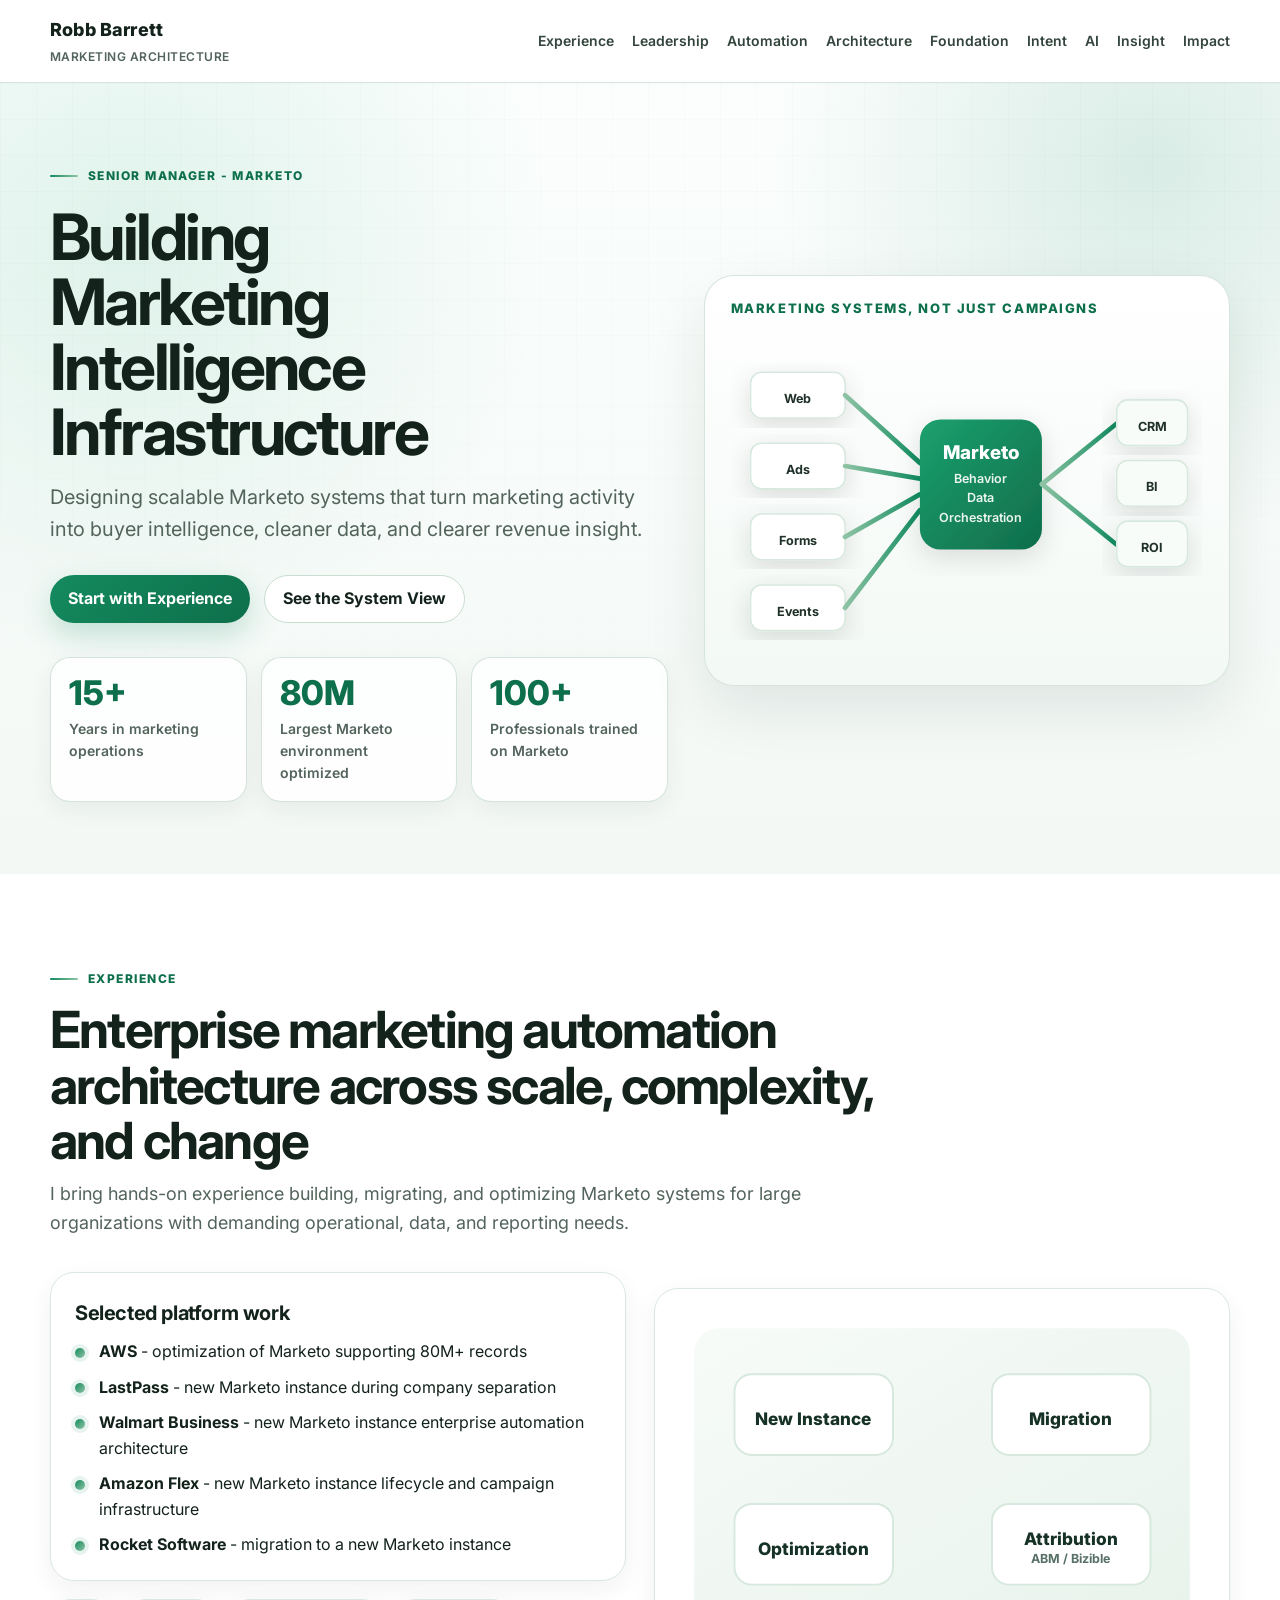
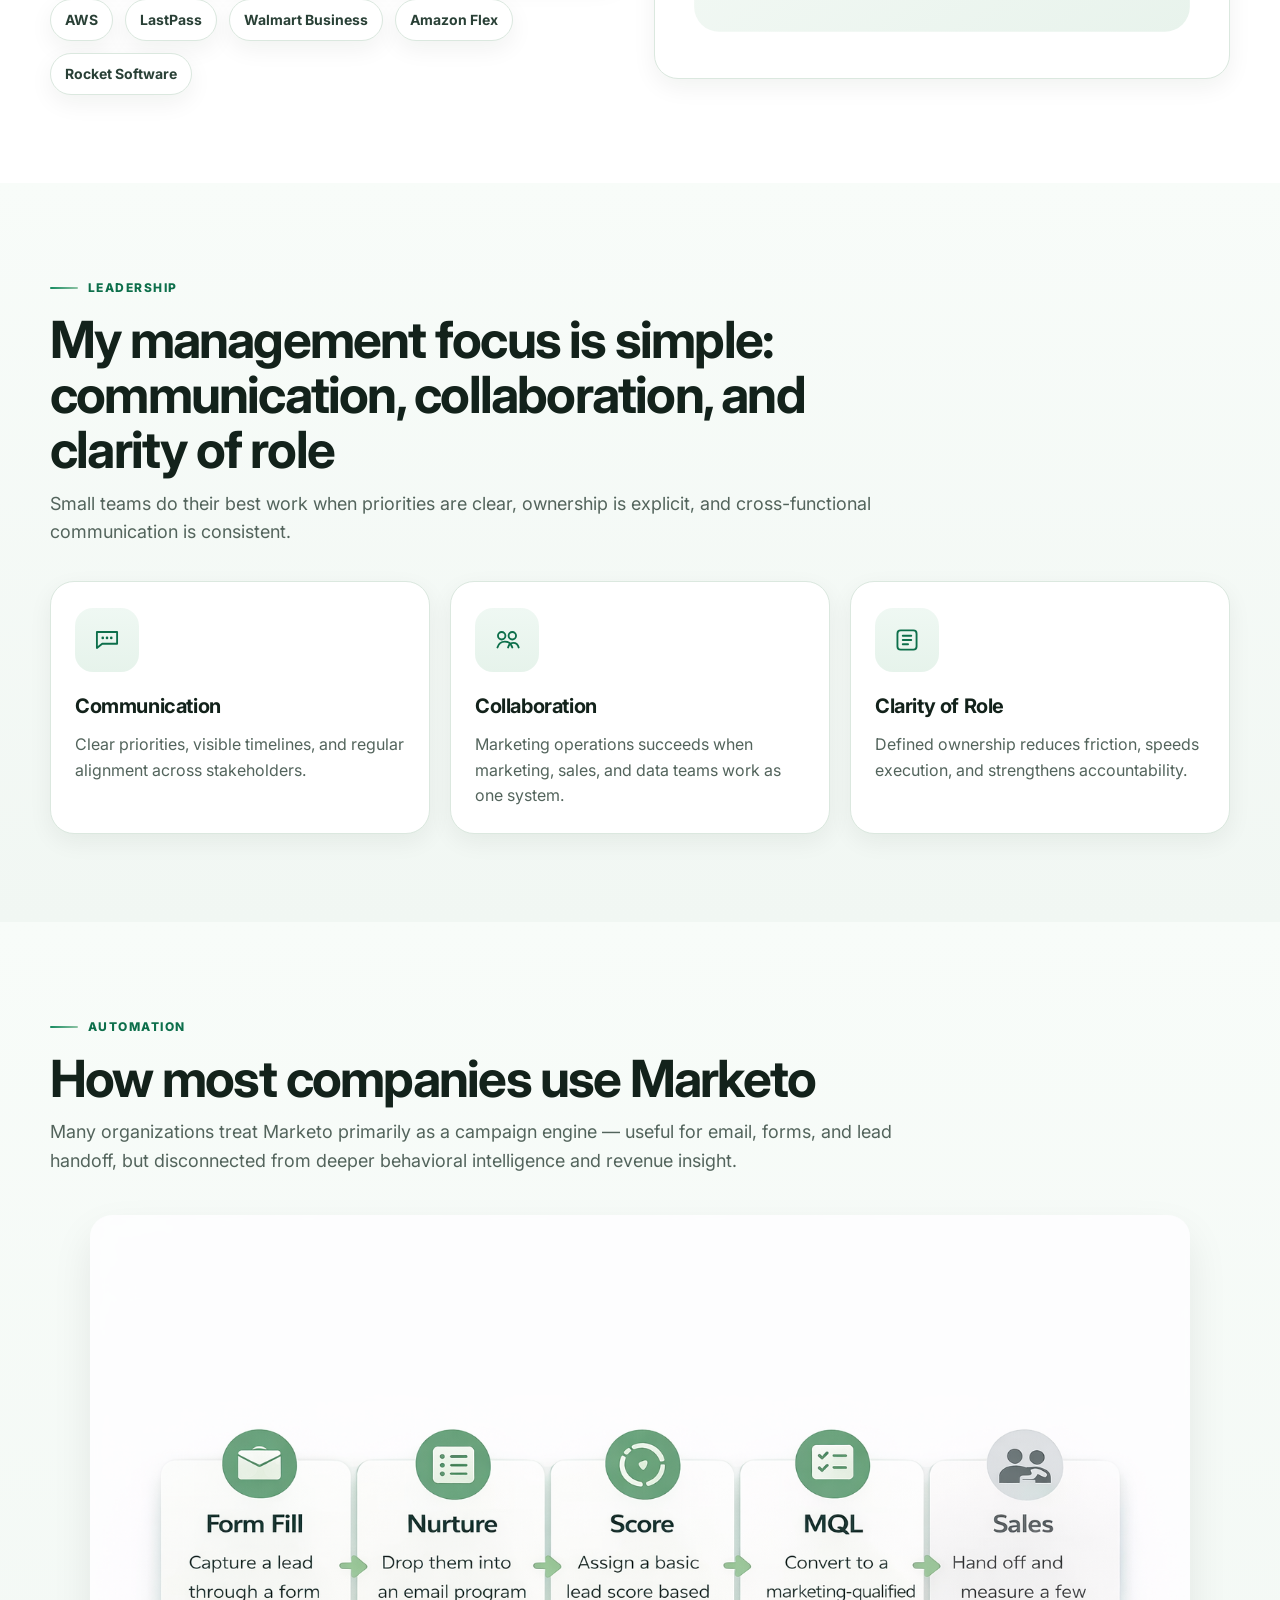
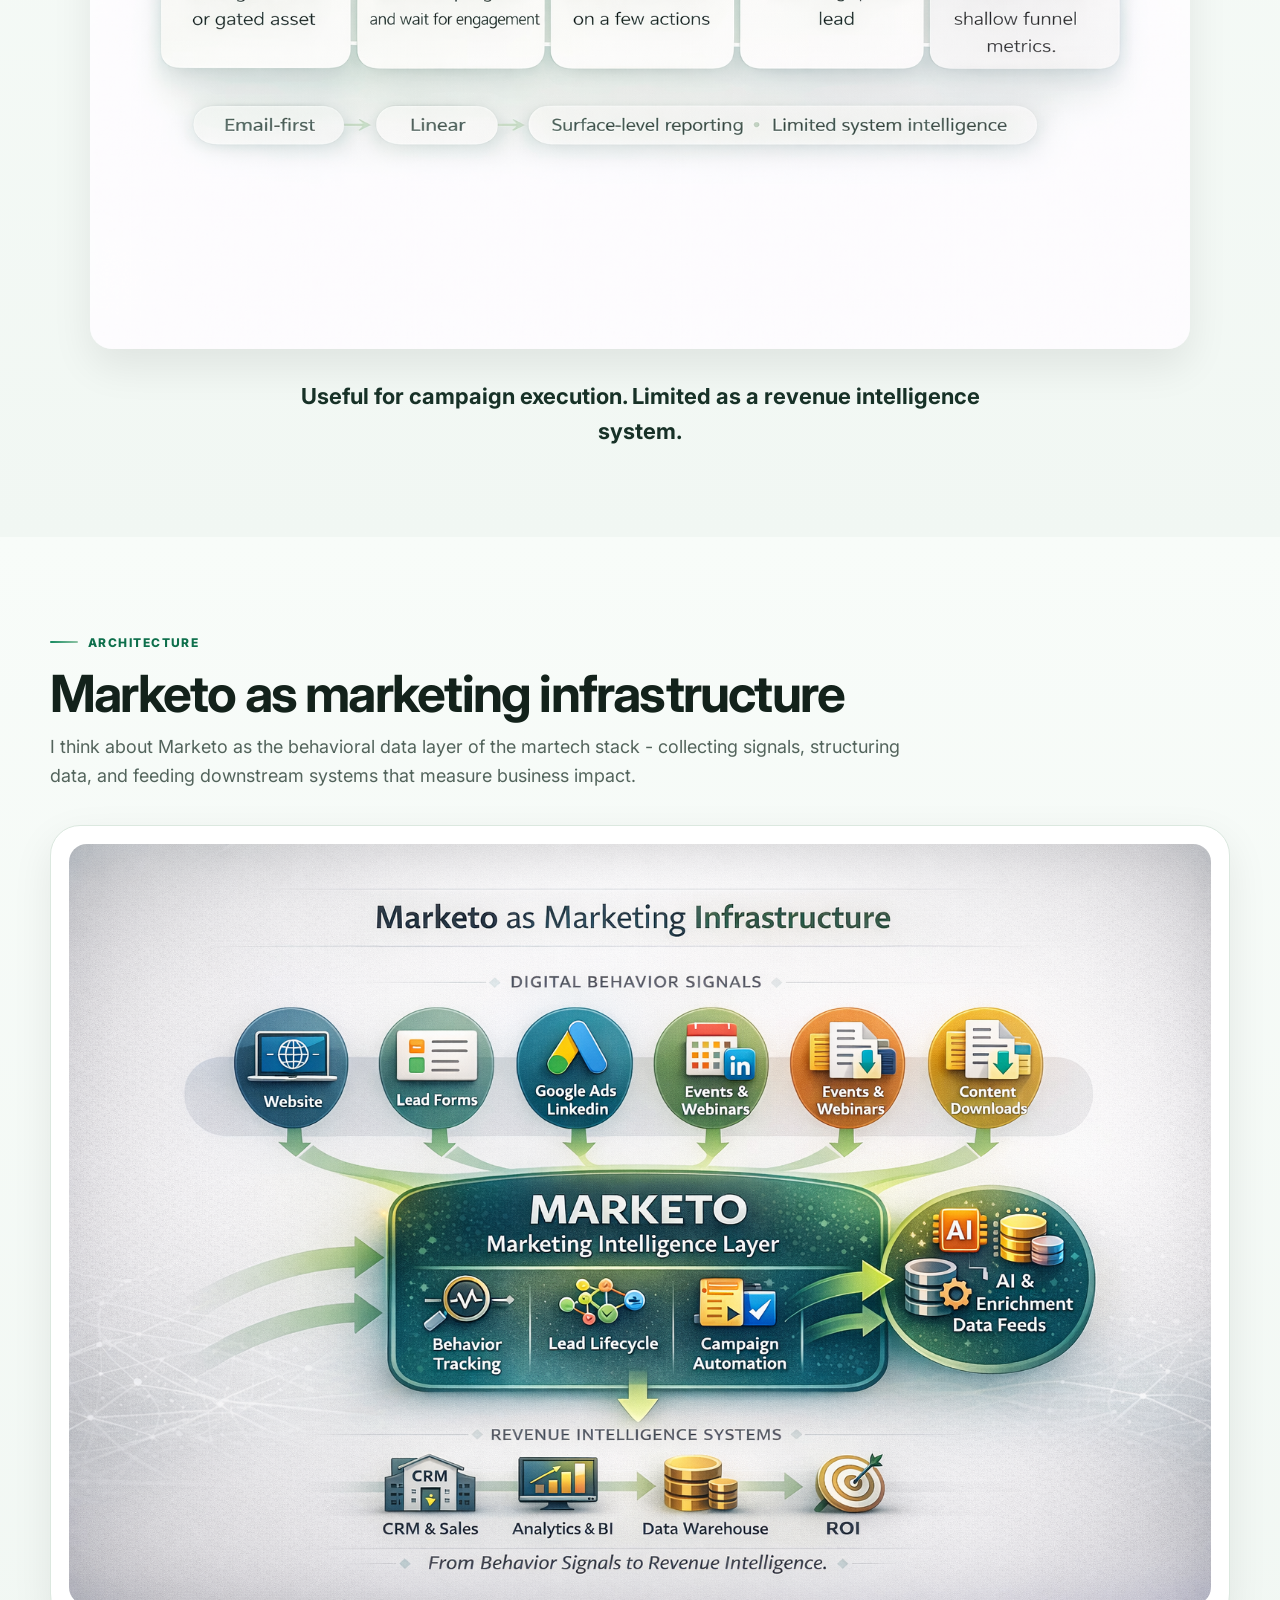
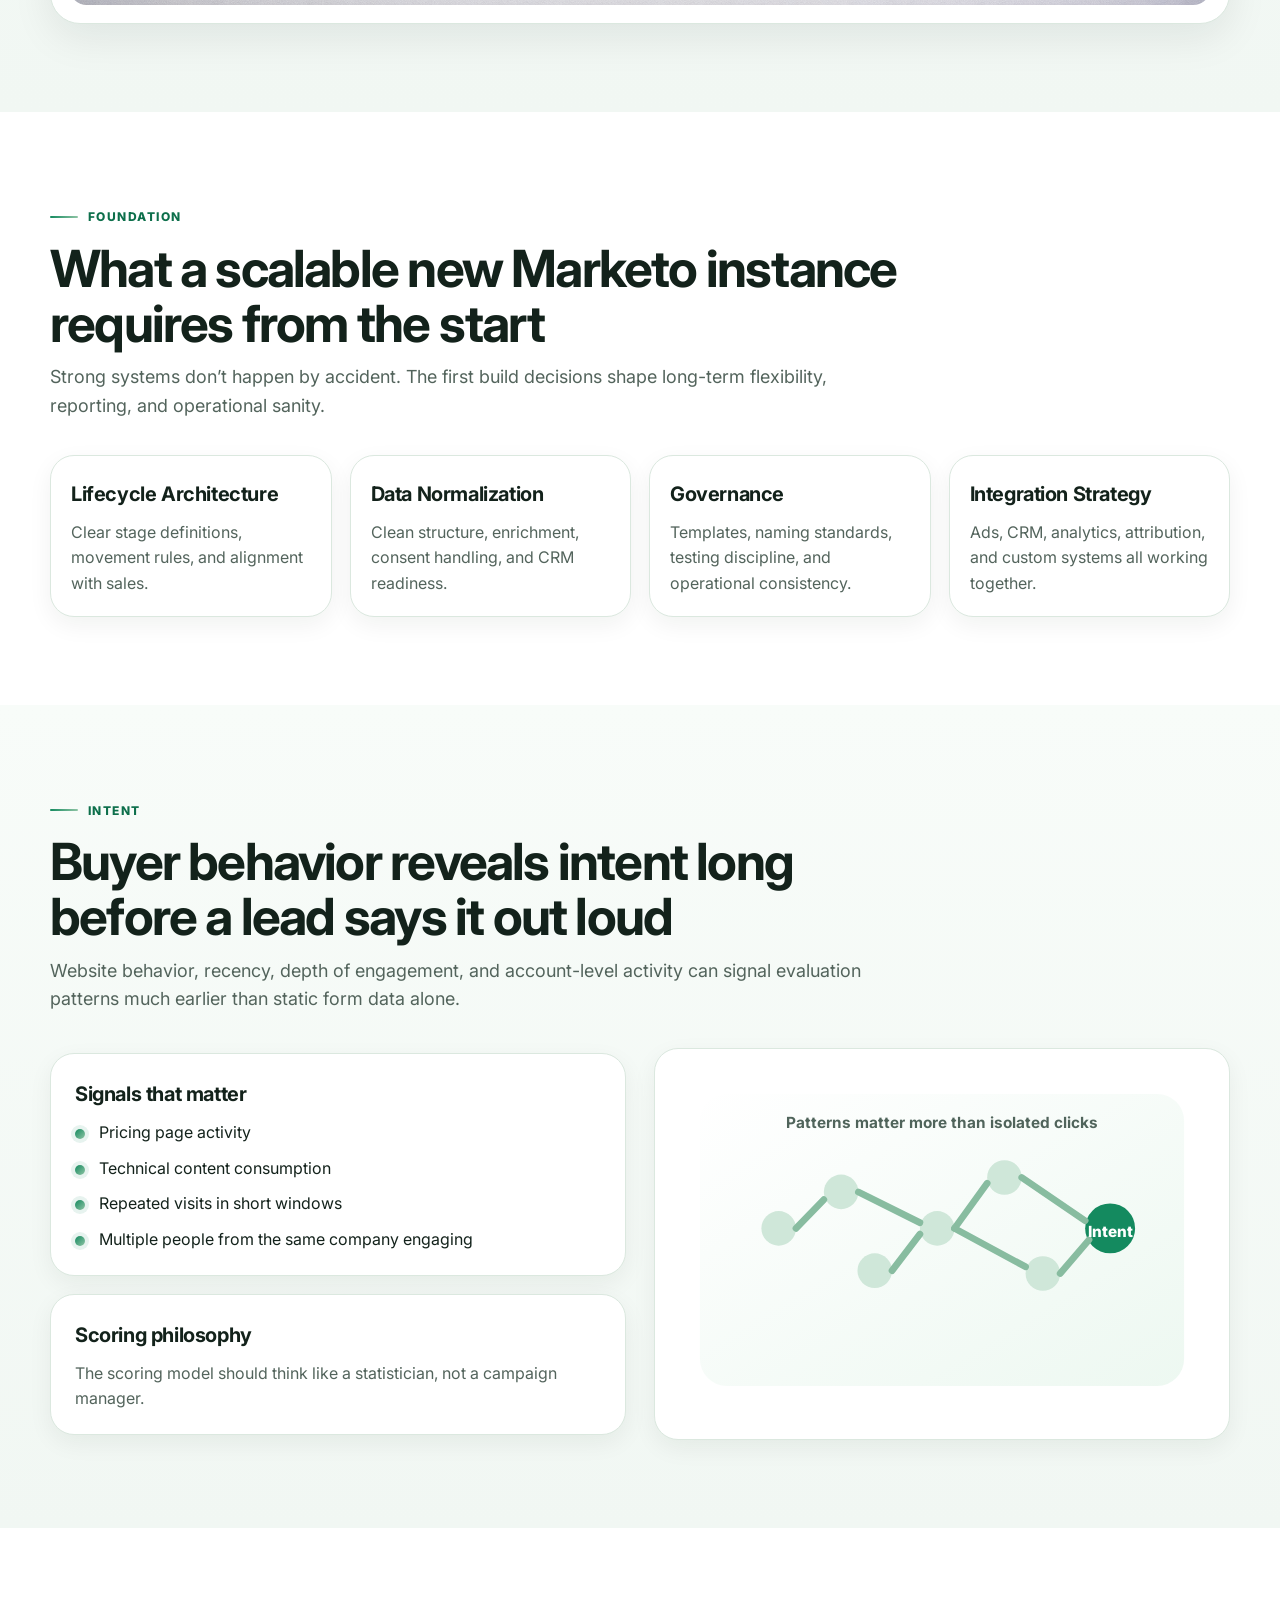
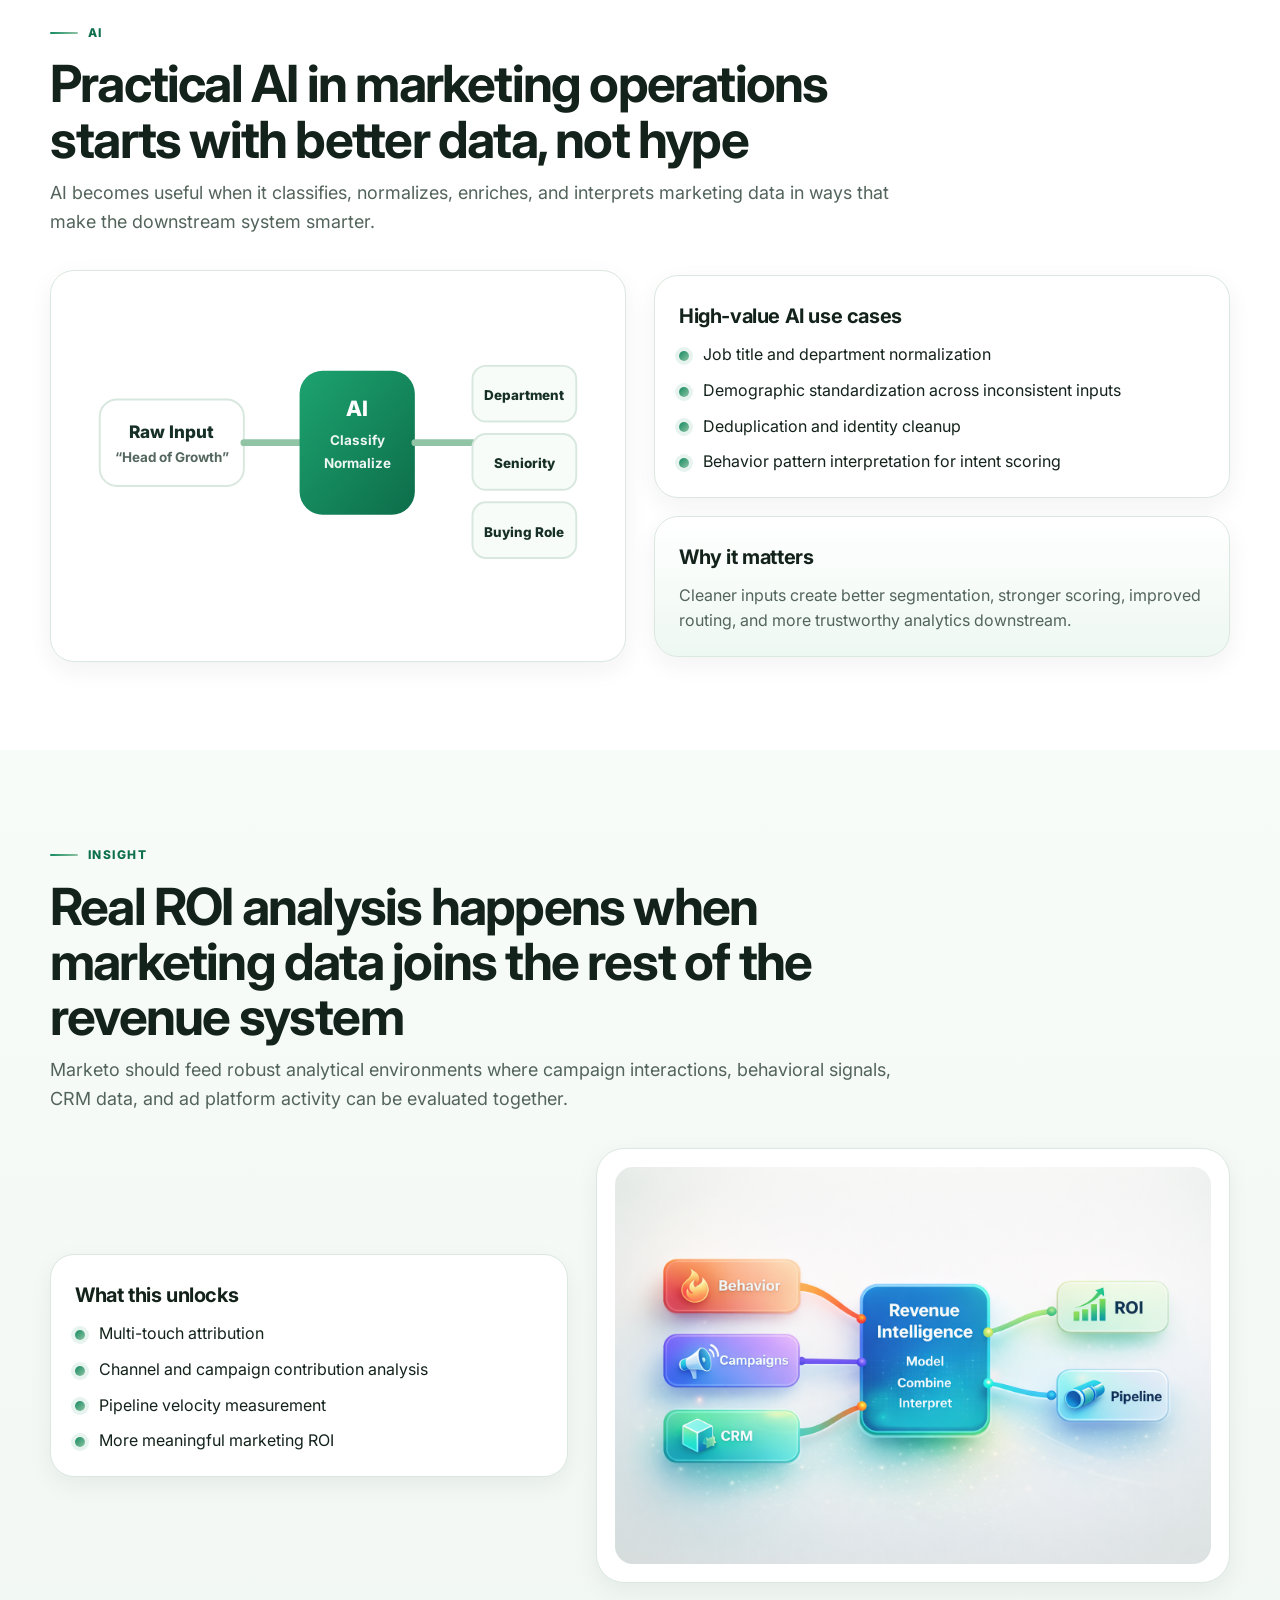
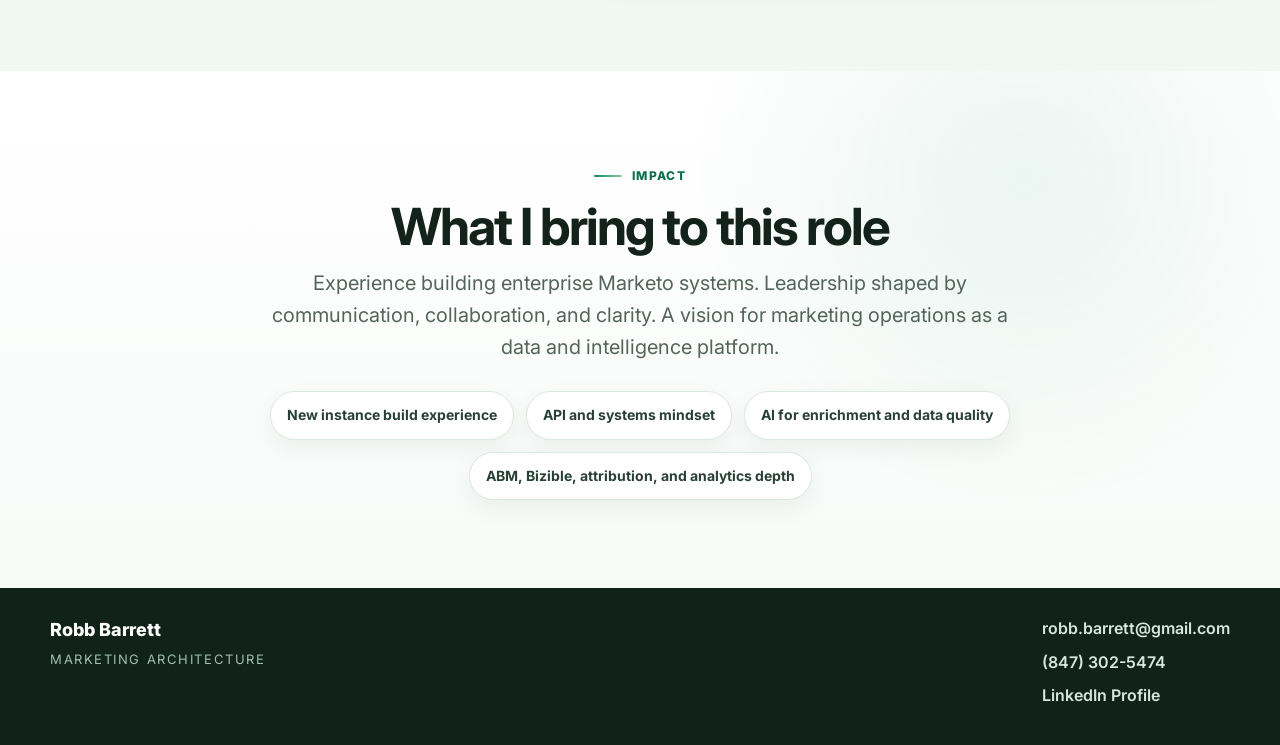
<file: index.html>
<!DOCTYPE html>
<html lang="en">
<head>
  <meta charset="UTF-8" />
  <meta name="viewport" content="width=device-width, initial-scale=1.0" />
  <title>Robb Barrett | Marketing Architecture</title>
  <link rel="preconnect" href="https://fonts.googleapis.com">
  <link rel="preconnect" href="https://fonts.gstatic.com" crossorigin>
  <link href="https://fonts.googleapis.com/css2?family=Inter:wght@400;500;600;700;800&display=swap" rel="stylesheet">
  <link rel="stylesheet" href="styles.css" />
</head>
<link rel="icon" type="image/png" sizes="32x32" href="favicon.png">
<body>

  <header class="site-header">
    <div class="container nav-wrap">
      <a href="#top" class="brand">
        <span class="brand-name">Robb Barrett</span>
        <span class="brand-sub">Marketing Architecture</span>
      </a>

      <nav class="top-nav">
        <a href="#experience">Experience</a>
        <a href="#leadership">Leadership</a>
        <a href="#automation">Automation</a>
        <a href="#architecture">Architecture</a>
        <a href="#foundation">Foundation</a>
        <a href="#intent">Intent</a>
        <a href="#intelligence">AI</a>
        <a href="#insight">Insight</a>
        <a href="#impact">Impact</a>
      </nav>
    </div>
  </header>

  <main id="top">

    <section class="hero">
      <div class="hero-backdrop"></div>
      <div class="container hero-grid">
        <div class="hero-copy">
          <div class="eyebrow">Senior Manager - Marketo</div>
          <h1>Building Marketing Intelligence Infrastructure</h1>
          <p class="hero-subhead">
            Designing scalable Marketo systems that turn marketing activity into
            buyer intelligence, cleaner data, and clearer revenue insight.
          </p>

          <div class="hero-actions">
            <a class="btn btn-primary" href="#experience">Start with Experience</a>
            <a class="btn btn-secondary" href="#architecture">See the System View</a>
          </div>

          <div class="hero-proof">
            <div class="proof-card">
              <div class="proof-number">15+</div>
              <div class="proof-label">Years in marketing operations</div>
            </div>
            <div class="proof-card">
              <div class="proof-number">80M</div>
              <div class="proof-label">Largest Marketo environment optimized</div>
            </div>
            <div class="proof-card">
              <div class="proof-number">100+</div>
              <div class="proof-label">Professionals trained on Marketo</div>
            </div>
          </div>
        </div>

        <div class="hero-visual-card">
          <div class="hero-visual-top">Marketing systems, not just campaigns</div>

          <svg class="hero-svg" viewBox="0 0 620 430" aria-hidden="true">
            <defs>
              <linearGradient id="heroLine" x1="0%" y1="0%" x2="100%" y2="0%">
                <stop offset="0%" stop-color="#8ec3a4"/>
                <stop offset="100%" stop-color="#0f8b5f"/>
              </linearGradient>
              <linearGradient id="heroCore" x1="0%" y1="0%" x2="100%" y2="100%">
                <stop offset="0%" stop-color="#1ca06e"/>
                <stop offset="100%" stop-color="#0f6d4b"/>
              </linearGradient>
              <filter id="softShadow" x="-20%" y="-20%" width="140%" height="140%">
                <feDropShadow dx="0" dy="10" stdDeviation="16" flood-color="#0b2419" flood-opacity=".12"/>
              </filter>
            </defs>

            <rect x="35" y="55" width="120" height="58" rx="14" class="hero-node" filter="url(#softShadow)"/>
            <text x="95" y="90" text-anchor="middle" class="hero-node-text">Web</text>

            <rect x="35" y="145" width="120" height="58" rx="14" class="hero-node" filter="url(#softShadow)"/>
            <text x="95" y="180" text-anchor="middle" class="hero-node-text">Ads</text>

            <rect x="35" y="235" width="120" height="58" rx="14" class="hero-node" filter="url(#softShadow)"/>
            <text x="95" y="270" text-anchor="middle" class="hero-node-text">Forms</text>

            <rect x="35" y="325" width="120" height="58" rx="14" class="hero-node" filter="url(#softShadow)"/>
            <text x="95" y="360" text-anchor="middle" class="hero-node-text">Events</text>

            <line x1="155" y1="84" x2="250" y2="170" stroke="url(#heroLine)" stroke-width="6" stroke-linecap="round"/>
            <line x1="155" y1="174" x2="250" y2="190" stroke="url(#heroLine)" stroke-width="6" stroke-linecap="round"/>
            <line x1="155" y1="264" x2="250" y2="210" stroke="url(#heroLine)" stroke-width="6" stroke-linecap="round"/>
            <line x1="155" y1="354" x2="250" y2="230" stroke="url(#heroLine)" stroke-width="6" stroke-linecap="round"/>

            <rect x="250" y="115" width="155" height="165" rx="26" fill="url(#heroCore)" filter="url(#softShadow)"/>
            <text x="327" y="165" text-anchor="middle" class="hero-core-title">Marketo</text>
            <text x="327" y="195" text-anchor="middle" class="hero-core-sub">Behavior</text>
            <text x="327" y="220" text-anchor="middle" class="hero-core-sub">Data</text>
            <text x="327" y="245" text-anchor="middle" class="hero-core-sub">Orchestration</text>

            <line x1="405" y1="197" x2="500" y2="120" stroke="url(#heroLine)" stroke-width="6" stroke-linecap="round"/>
            <line x1="405" y1="197" x2="500" y2="197" stroke="url(#heroLine)" stroke-width="6" stroke-linecap="round"/>
            <line x1="405" y1="197" x2="500" y2="274" stroke="url(#heroLine)" stroke-width="6" stroke-linecap="round"/>

            <rect x="500" y="90" width="90" height="58" rx="14" class="hero-node right" filter="url(#softShadow)"/>
            <text x="545" y="125" text-anchor="middle" class="hero-node-text">CRM</text>

            <rect x="500" y="167" width="90" height="58" rx="14" class="hero-node right" filter="url(#softShadow)"/>
            <text x="545" y="202" text-anchor="middle" class="hero-node-text">BI</text>

            <rect x="500" y="244" width="90" height="58" rx="14" class="hero-node right" filter="url(#softShadow)"/>
            <text x="545" y="279" text-anchor="middle" class="hero-node-text">ROI</text>
          </svg>
        </div>
      </div>
    </section>

    <section id="experience" class="section">
      <div class="container">
        <div class="section-head">
          <div class="section-label">Experience</div>
          <h2>Enterprise marketing automation architecture across scale, complexity, and change</h2>
          <p>
            I bring hands-on experience building, migrating, and optimizing Marketo systems for
            large organizations with demanding operational, data, and reporting needs.
          </p>
        </div>

        <div class="media-grid reverse-mobile">
          <div class="content-stack">
            <div class="panel">
              <h3>Selected platform work</h3>
              <ul class="check-list">
                <li><strong>AWS</strong> - optimization of Marketo supporting 80M+ records</li>
                <li><strong>LastPass</strong> - new Marketo instance during company separation</li>
                <li><strong>Walmart Business</strong> - new Marketo instance enterprise automation architecture</li>
                <li><strong>Amazon Flex</strong> - new Marketo instance lifecycle and campaign infrastructure</li>
                <li><strong>Rocket Software</strong> - migration to a new Marketo instance</li>
              </ul>
            </div>

            <div class="logo-ribbon">
              <span>AWS</span>
              <span>LastPass</span>
              <span>Walmart Business</span>
              <span>Amazon Flex</span>
              <span>Rocket Software</span>
            </div>
          </div>

          <div class="visual-card">
            <svg viewBox="0 0 560 360" class="section-svg" aria-hidden="true">
              <defs>
                <linearGradient id="expGrad" x1="0%" y1="0%" x2="100%" y2="100%">
                  <stop offset="0%" stop-color="#f7fbf8"/>
                  <stop offset="100%" stop-color="#e8f3ec"/>
                </linearGradient>
                <linearGradient id="expAccent" x1="0%" y1="0%" x2="100%" y2="0%">
                  <stop offset="0%" stop-color="#1ea16f"/>
                  <stop offset="100%" stop-color="#8dc3a3"/>
                </linearGradient>
              </defs>

              <rect x="22" y="22" width="516" height="316" rx="26" fill="url(#expGrad)"/>
              <rect x="64" y="70" width="165" height="84" rx="18" class="exp-box"/>
              <text x="146" y="118" text-anchor="middle" class="exp-title">New Instance</text>

              <rect x="332" y="70" width="165" height="84" rx="18" class="exp-box"/>
              <text x="414" y="118" text-anchor="middle" class="exp-title">Migration</text>

              <rect x="64" y="205" width="165" height="84" rx="18" class="exp-box"/>
              <text x="146" y="253" text-anchor="middle" class="exp-title">Optimization</text>

              <rect x="332" y="205" width="165" height="84" rx="18" class="exp-box"/>
              <text x="414" y="243" text-anchor="middle" class="exp-title">Attribution</text>
              <text x="414" y="266" text-anchor="middle" class="exp-sub">ABM / Bizible</text>

              <path d="M229 112 H332" stroke="url(#expAccent)" stroke-width="8" stroke-linecap="round"/>
              <path d="M146 154 V205" stroke="url(#expAccent)" stroke-width="8" stroke-linecap="round"/>
              <path d="M414 154 V205" stroke="url(#expAccent)" stroke-width="8" stroke-linecap="round"/>
            </svg>
          </div>
        </div>
      </div>
    </section>

    <section id="leadership" class="section section-tint">
      <div class="container">
        <div class="section-head">
          <div class="section-label">Leadership</div>
          <h2>My management focus is simple: communication, collaboration, and clarity of role</h2>
          <p>
            Small teams do their best work when priorities are clear, ownership is explicit,
            and cross-functional communication is consistent.
          </p>
        </div>

        <div class="three-up">
          <article class="icon-card">
            <div class="icon-circle">
              <svg viewBox="0 0 64 64" aria-hidden="true">
                <path d="M13 17h38v22H23l-10 8v-8h0z" fill="none" stroke="currentColor" stroke-width="3.5" stroke-linejoin="round"/>
                <circle cx="24" cy="28" r="2.5" fill="currentColor"/>
                <circle cx="32" cy="28" r="2.5" fill="currentColor"/>
                <circle cx="40" cy="28" r="2.5" fill="currentColor"/>
              </svg>
            </div>
            <h3>Communication</h3>
            <p>Clear priorities, visible timelines, and regular alignment across stakeholders.</p>
          </article>

          <article class="icon-card">
            <div class="icon-circle">
              <svg viewBox="0 0 64 64" aria-hidden="true">
                <circle cx="22" cy="24" r="7" fill="none" stroke="currentColor" stroke-width="3.5"/>
                <circle cx="42" cy="24" r="7" fill="none" stroke="currentColor" stroke-width="3.5"/>
                <path d="M14 46c2-7 8-11 14-11s12 4 14 11" fill="none" stroke="currentColor" stroke-width="3.5" stroke-linecap="round"/>
                <path d="M34 46c1.5-5.5 6-8.5 10-8.5s8.5 3 10 8.5" fill="none" stroke="currentColor" stroke-width="3.5" stroke-linecap="round"/>
              </svg>
            </div>
            <h3>Collaboration</h3>
            <p>Marketing operations succeeds when marketing, sales, and data teams work as one system.</p>
          </article>

          <article class="icon-card">
            <div class="icon-circle">
              <svg viewBox="0 0 64 64" aria-hidden="true">
                <rect x="14" y="14" width="36" height="36" rx="6" fill="none" stroke="currentColor" stroke-width="3.5"/>
                <path d="M24 24h16M24 32h16M24 40h10" fill="none" stroke="currentColor" stroke-width="3.5" stroke-linecap="round"/>
              </svg>
            </div>
            <h3>Clarity of Role</h3>
            <p>Defined ownership reduces friction, speeds execution, and strengthens accountability.</p>
          </article>
        </div>
      </div>
    </section>

<section id="automation" class="section section-tint">

  <div class="container">

    <div class="section-head">
      <div class="section-label">Automation</div>
      <h2>How most companies use Marketo</h2>

      <p>
        Many organizations treat Marketo primarily as a campaign engine —
        useful for email, forms, and lead handoff, but disconnected from
        deeper behavioral intelligence and revenue insight.
      </p>
    </div>

    <div class="automation-image">
      <img src="marketo-traditional-flow.png" alt="Traditional Marketo workflow showing Form Fill, Nurture, Score, MQL, and Sales">
    </div>

    <div class="automation-takeaway">
      Useful for campaign execution. Limited as a revenue intelligence system.
    </div>

  </div>

</section>

    <section id="architecture" class="section section-tint">
      <div class="container">
        <div class="section-head">
          <div class="section-label">Architecture</div>
          <h2>Marketo as marketing infrastructure</h2>
          <p>
            I think about Marketo as the behavioral data layer of the martech stack -
            collecting signals, structuring data, and feeding downstream systems that
            measure business impact.
          </p>
        </div>

        <div class="architecture-frame">
          <img src="Marketo%20Architecture.png" alt="Marketo as Marketing Infrastructure infographic">
        </div>
      </div>
    </section>

    <section id="foundation" class="section">
      <div class="container">
        <div class="section-head">
          <div class="section-label">Foundation</div>
          <h2>What a scalable new Marketo instance requires from the start</h2>
          <p>
            Strong systems don’t happen by accident. The first build decisions shape
            long-term flexibility, reporting, and operational sanity.
          </p>
        </div>

        <div class="four-up">
          <article class="mini-panel">
            <h3>Lifecycle Architecture</h3>
            <p>Clear stage definitions, movement rules, and alignment with sales.</p>
          </article>
          <article class="mini-panel">
            <h3>Data Normalization</h3>
            <p>Clean structure, enrichment, consent handling, and CRM readiness.</p>
          </article>
          <article class="mini-panel">
            <h3>Governance</h3>
            <p>Templates, naming standards, testing discipline, and operational consistency.</p>
          </article>
          <article class="mini-panel">
            <h3>Integration Strategy</h3>
            <p>Ads, CRM, analytics, attribution, and custom systems all working together.</p>
          </article>
        </div>
      </div>
    </section>

    <section id="intent" class="section section-tint">
      <div class="container">
        <div class="section-head">
          <div class="section-label">Intent</div>
          <h2>Buyer behavior reveals intent long before a lead says it out loud</h2>
          <p>
            Website behavior, recency, depth of engagement, and account-level activity can signal
            evaluation patterns much earlier than static form data alone.
          </p>
        </div>

        <div class="media-grid reverse-mobile">
          <div class="content-stack">
            <div class="panel">
              <h3>Signals that matter</h3>
              <ul class="check-list">
                <li>Pricing page activity</li>
                <li>Technical content consumption</li>
                <li>Repeated visits in short windows</li>
                <li>Multiple people from the same company engaging</li>
              </ul>
            </div>
            <div class="panel">
              <h3>Scoring philosophy</h3>
              <p>
                The scoring model should think like a statistician, not a campaign manager.
              </p>
            </div>
          </div>

          <div class="visual-card">
            <svg viewBox="0 0 560 360" class="section-svg" aria-hidden="true">
              <defs>
                <linearGradient id="intentGrad" x1="0%" y1="0%" x2="100%" y2="100%">
                  <stop offset="0%" stop-color="#ffffff"/>
                  <stop offset="100%" stop-color="#edf8f1"/>
                </linearGradient>
              </defs>

              <rect x="28" y="28" width="504" height="304" rx="28" fill="url(#intentGrad)"/>
              <circle cx="110" cy="168" r="18" class="intent-dot"/>
              <circle cx="175" cy="130" r="18" class="intent-dot"/>
              <circle cx="210" cy="212" r="18" class="intent-dot"/>
              <circle cx="275" cy="168" r="18" class="intent-dot"/>
              <circle cx="345" cy="115" r="18" class="intent-dot"/>
              <circle cx="385" cy="215" r="18" class="intent-dot"/>
              <circle cx="455" cy="168" r="26" class="intent-core"/>

              <line x1="128" y1="168" x2="157" y2="138" class="intent-line"/>
              <line x1="193" y1="130" x2="257" y2="162" class="intent-line"/>
              <line x1="228" y1="212" x2="257" y2="174" class="intent-line"/>
              <line x1="293" y1="168" x2="327" y2="121" class="intent-line"/>
              <line x1="293" y1="168" x2="367" y2="208" class="intent-line"/>
              <line x1="363" y1="115" x2="429" y2="160" class="intent-line"/>
              <line x1="403" y1="215" x2="433" y2="180" class="intent-line"/>

              <text x="455" y="173" text-anchor="middle" class="intent-core-text">Intent</text>
              <text x="280" y="64" text-anchor="middle" class="intent-caption">Patterns matter more than isolated clicks</text>
            </svg>
          </div>
        </div>
      </div>
    </section>

    <section id="intelligence" class="section">
      <div class="container">
        <div class="section-head">
          <div class="section-label">AI</div>
          <h2>Practical AI in marketing operations starts with better data, not hype</h2>
          <p>
            AI becomes useful when it classifies, normalizes, enriches, and interprets marketing
            data in ways that make the downstream system smarter.
          </p>
        </div>

        <div class="media-grid">
          <div class="visual-card">
            <svg viewBox="0 0 560 360" class="section-svg" aria-hidden="true">
              <defs>
                <linearGradient id="aiCore" x1="0%" y1="0%" x2="100%" y2="100%">
                  <stop offset="0%" stop-color="#1da36f"/>
                  <stop offset="100%" stop-color="#0d6d4a"/>
                </linearGradient>
              </defs>

              <rect x="32" y="115" width="150" height="90" rx="18" class="ai-box"/>
              <text x="107" y="155" text-anchor="middle" class="ai-box-title">Raw Input</text>
              <text x="107" y="180" text-anchor="middle" class="ai-box-sub">“Head of Growth”</text>

              <path d="M182 160 H240" class="ai-line"/>

              <rect x="240" y="85" width="120" height="150" rx="24" fill="url(#aiCore)"/>
              <text x="300" y="132" text-anchor="middle" class="ai-core-title">AI</text>
              <text x="300" y="162" text-anchor="middle" class="ai-core-sub">Classify</text>
              <text x="300" y="186" text-anchor="middle" class="ai-core-sub">Normalize</text>

              <path d="M360 160 H420" class="ai-line"/>

              <rect x="420" y="80" width="108" height="58" rx="14" class="ai-box right"/>
              <text x="474" y="112" text-anchor="middle" class="ai-box-mini">Department</text>

              <rect x="420" y="151" width="108" height="58" rx="14" class="ai-box right"/>
              <text x="474" y="183" text-anchor="middle" class="ai-box-mini">Seniority</text>

              <rect x="420" y="222" width="108" height="58" rx="14" class="ai-box right"/>
              <text x="474" y="254" text-anchor="middle" class="ai-box-mini">Buying Role</text>
            </svg>
          </div>

          <div class="content-stack">
            <div class="panel">
              <h3>High-value AI use cases</h3>
              <ul class="check-list">
                <li>Job title and department normalization</li>
                <li>Demographic standardization across inconsistent inputs</li>
                <li>Deduplication and identity cleanup</li>
                <li>Behavior pattern interpretation for intent scoring</li>
              </ul>
            </div>
            <div class="panel accent-panel">
              <h3>Why it matters</h3>
              <p>
                Cleaner inputs create better segmentation, stronger scoring, improved routing,
                and more trustworthy analytics downstream.
              </p>
            </div>
          </div>
        </div>
      </div>
    </section>

   <section id="insight" class="section section-tint">
  <div class="container">
    <div class="section-head">
      <div class="section-label">Insight</div>
      <h2>Real ROI analysis happens when marketing data joins the rest of the revenue system</h2>
      <p>
        Marketo should feed robust analytical environments where campaign interactions,
        behavioral signals, CRM data, and ad platform activity can be evaluated together.
      </p>
    </div>

    <div class="insight-layout">
      <div class="panel">
        <h3>What this unlocks</h3>
        <ul class="check-list">
          <li>Multi-touch attribution</li>
          <li>Channel and campaign contribution analysis</li>
          <li>Pipeline velocity measurement</li>
          <li>More meaningful marketing ROI</li>
        </ul>
      </div>

      <div class="insight-image">
        <img src="RevenueInsightFlow.png" alt="Revenue insight flow showing Campaigns, Behavior, and CRM feeding Revenue Intelligence, which outputs ROI and Pipeline">
      </div>
    </div>
  </div>
</section>

    <section id="impact" class="section impact-section">
      <div class="container impact-wrap">
        <div class="section-label">Impact</div>
        <h2>What I bring to this role</h2>
        <p class="impact-lead">
          Experience building enterprise Marketo systems. Leadership shaped by communication,
          collaboration, and clarity. A vision for marketing operations as a data and intelligence platform.
        </p>

        <div class="impact-points">
          <div class="impact-point">New instance build experience</div>
          <div class="impact-point">API and systems mindset</div>
          <div class="impact-point">AI for enrichment and data quality</div>
          <div class="impact-point">ABM, Bizible, attribution, and analytics depth</div>
        </div>
      </div>
    </section>

  </main>

  <footer class="site-footer">
    <div class="container footer-grid">
      <div>
        <div class="footer-brand">Robb Barrett</div>
        <div class="footer-sub">Marketing Architecture</div>
      </div>

      <div class="footer-contact">
        <a href="mailto:your@email.com">robb.barrett@gmail.com</a>
        <a href="tel:+10000000000">(847) 302-5474</a>
        <a href="https://www.linkedin.com/in/robbbarrett/" target="_blank" rel="noopener">LinkedIn Profile</a>
      </div>
    </div>
  </footer>

</body>
</html>
</file>
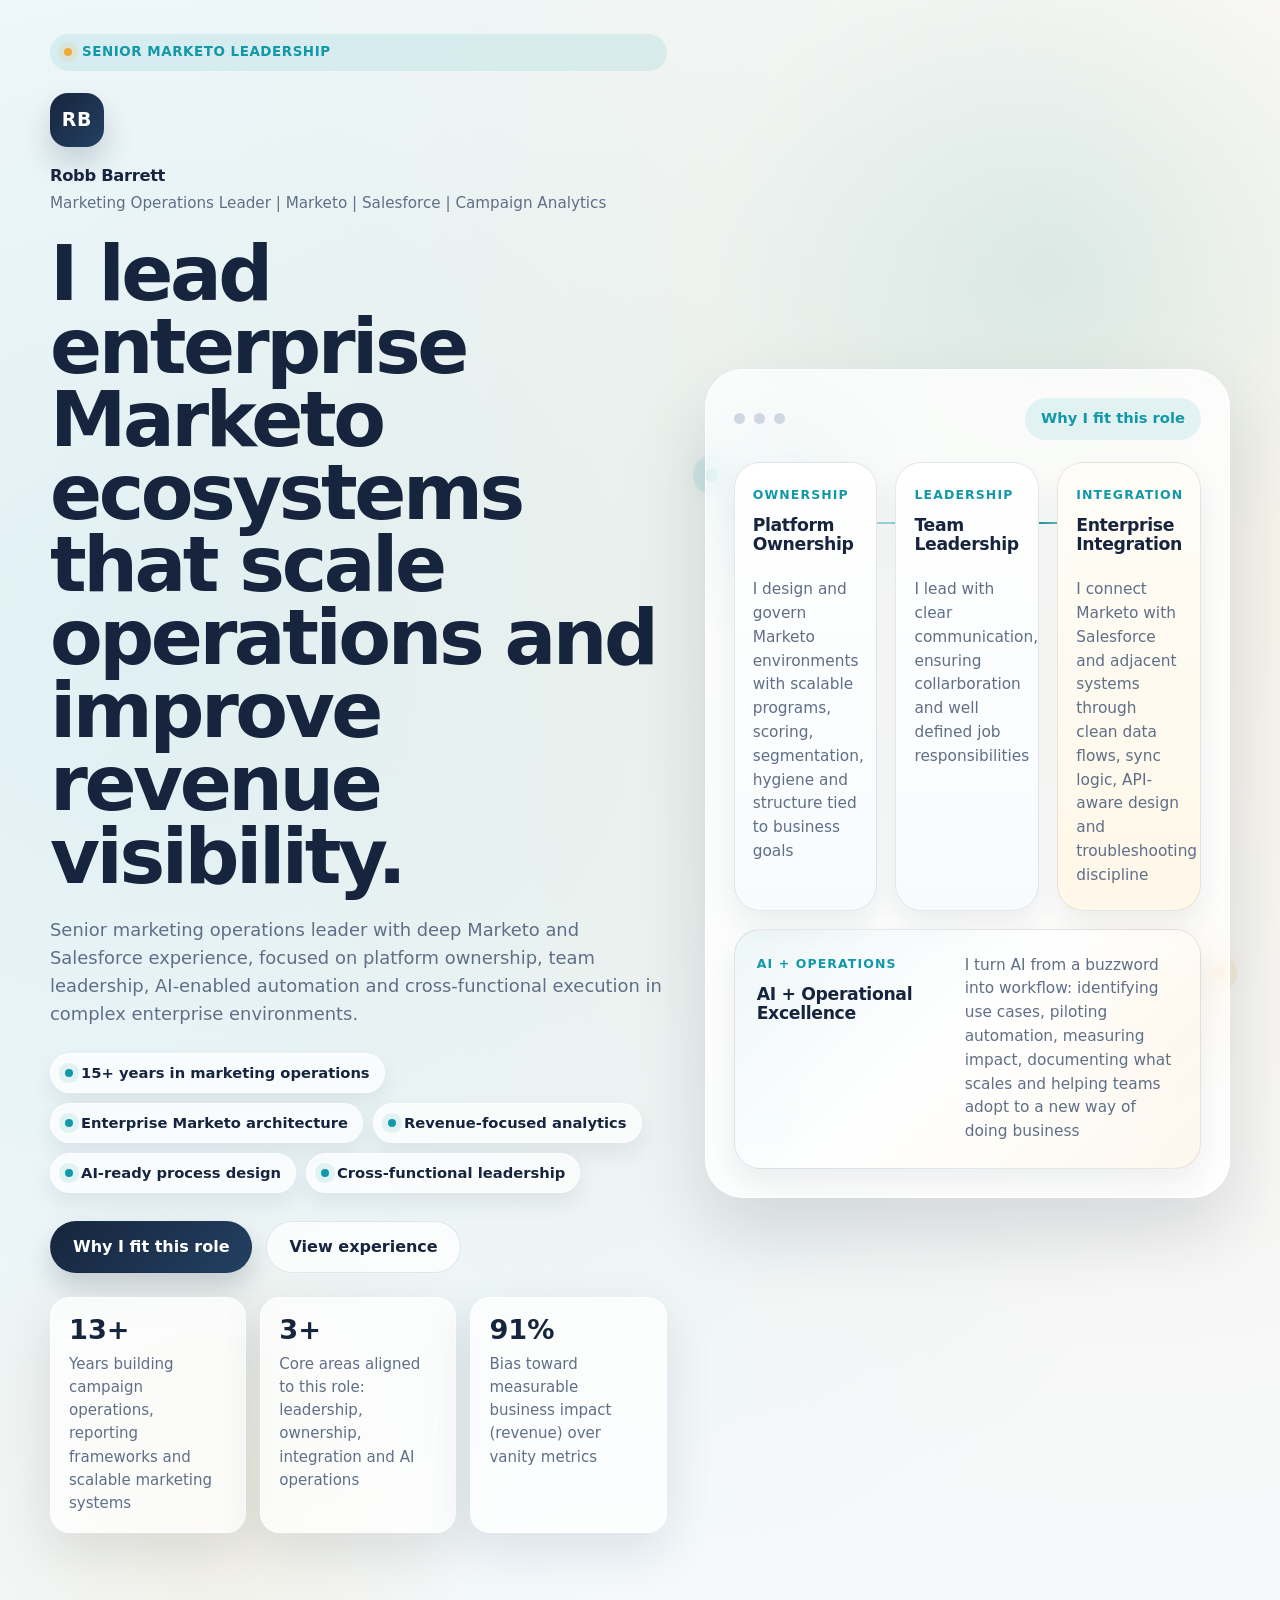
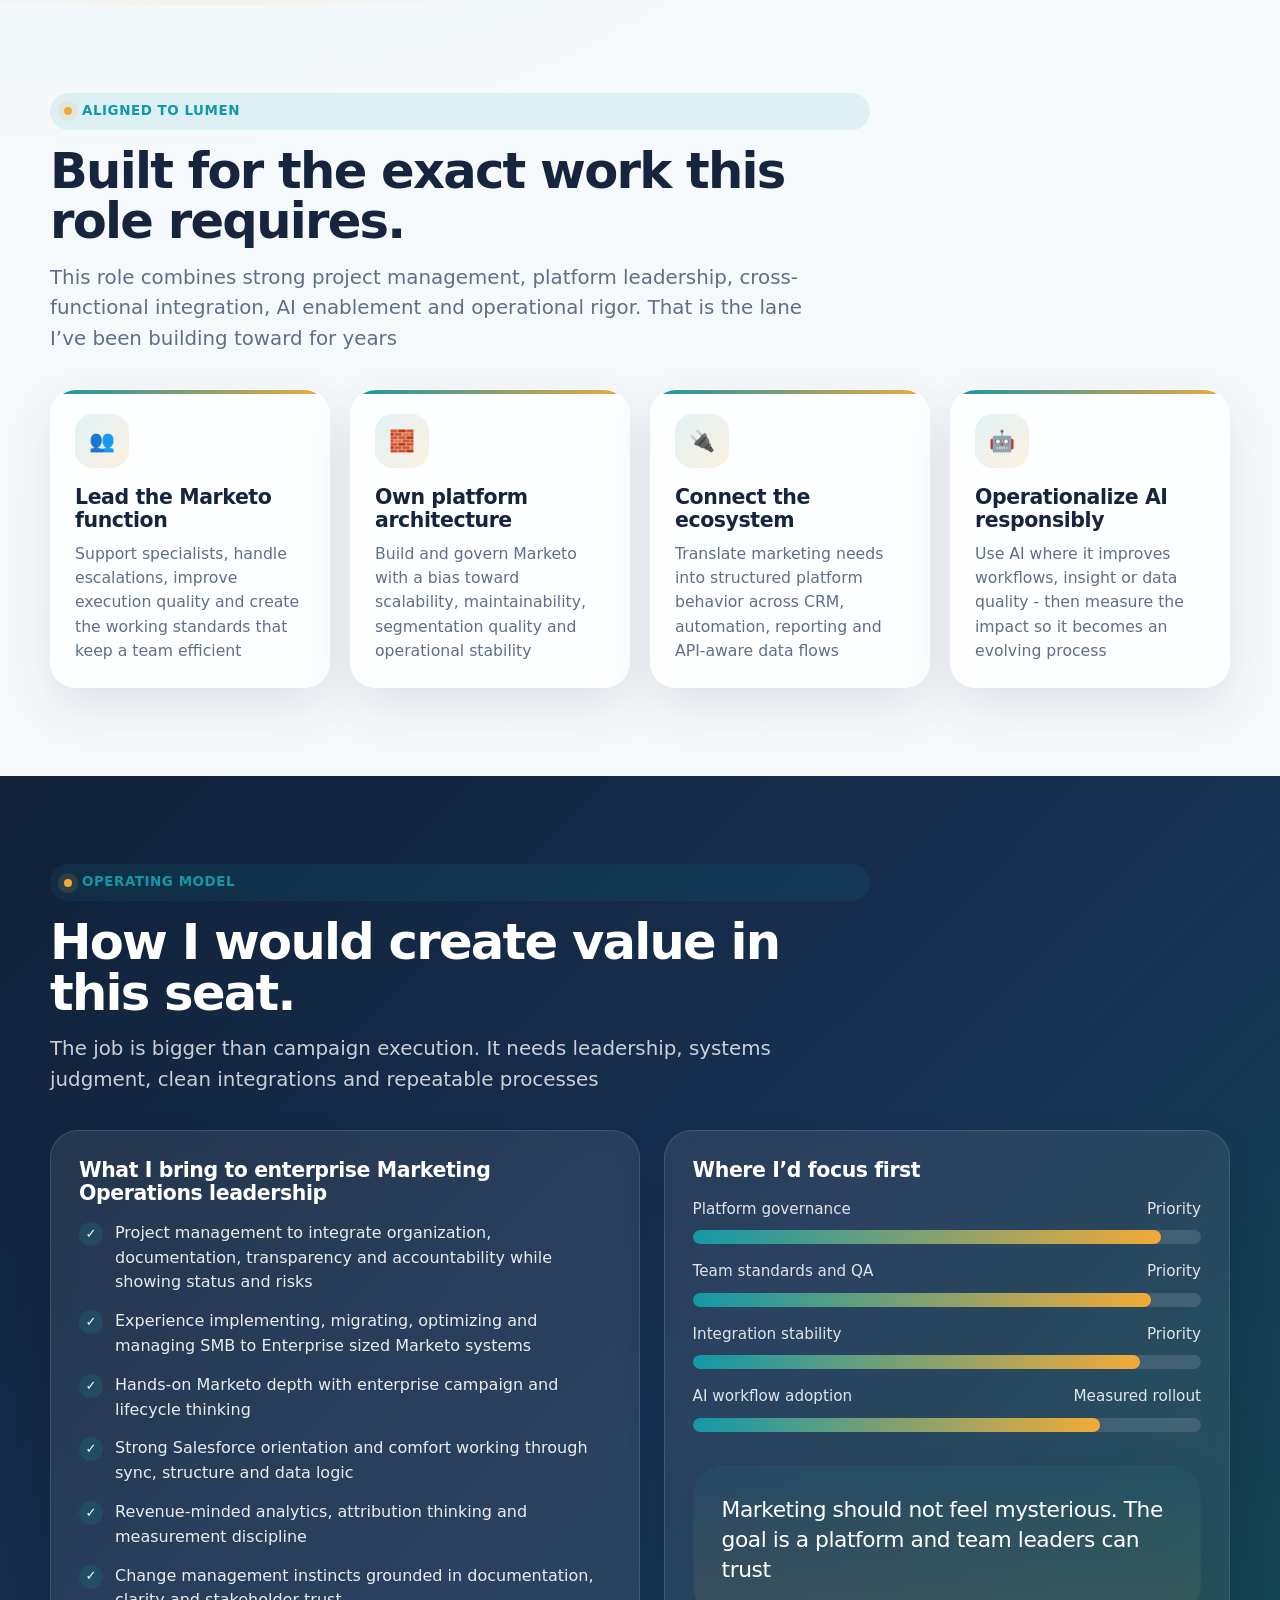
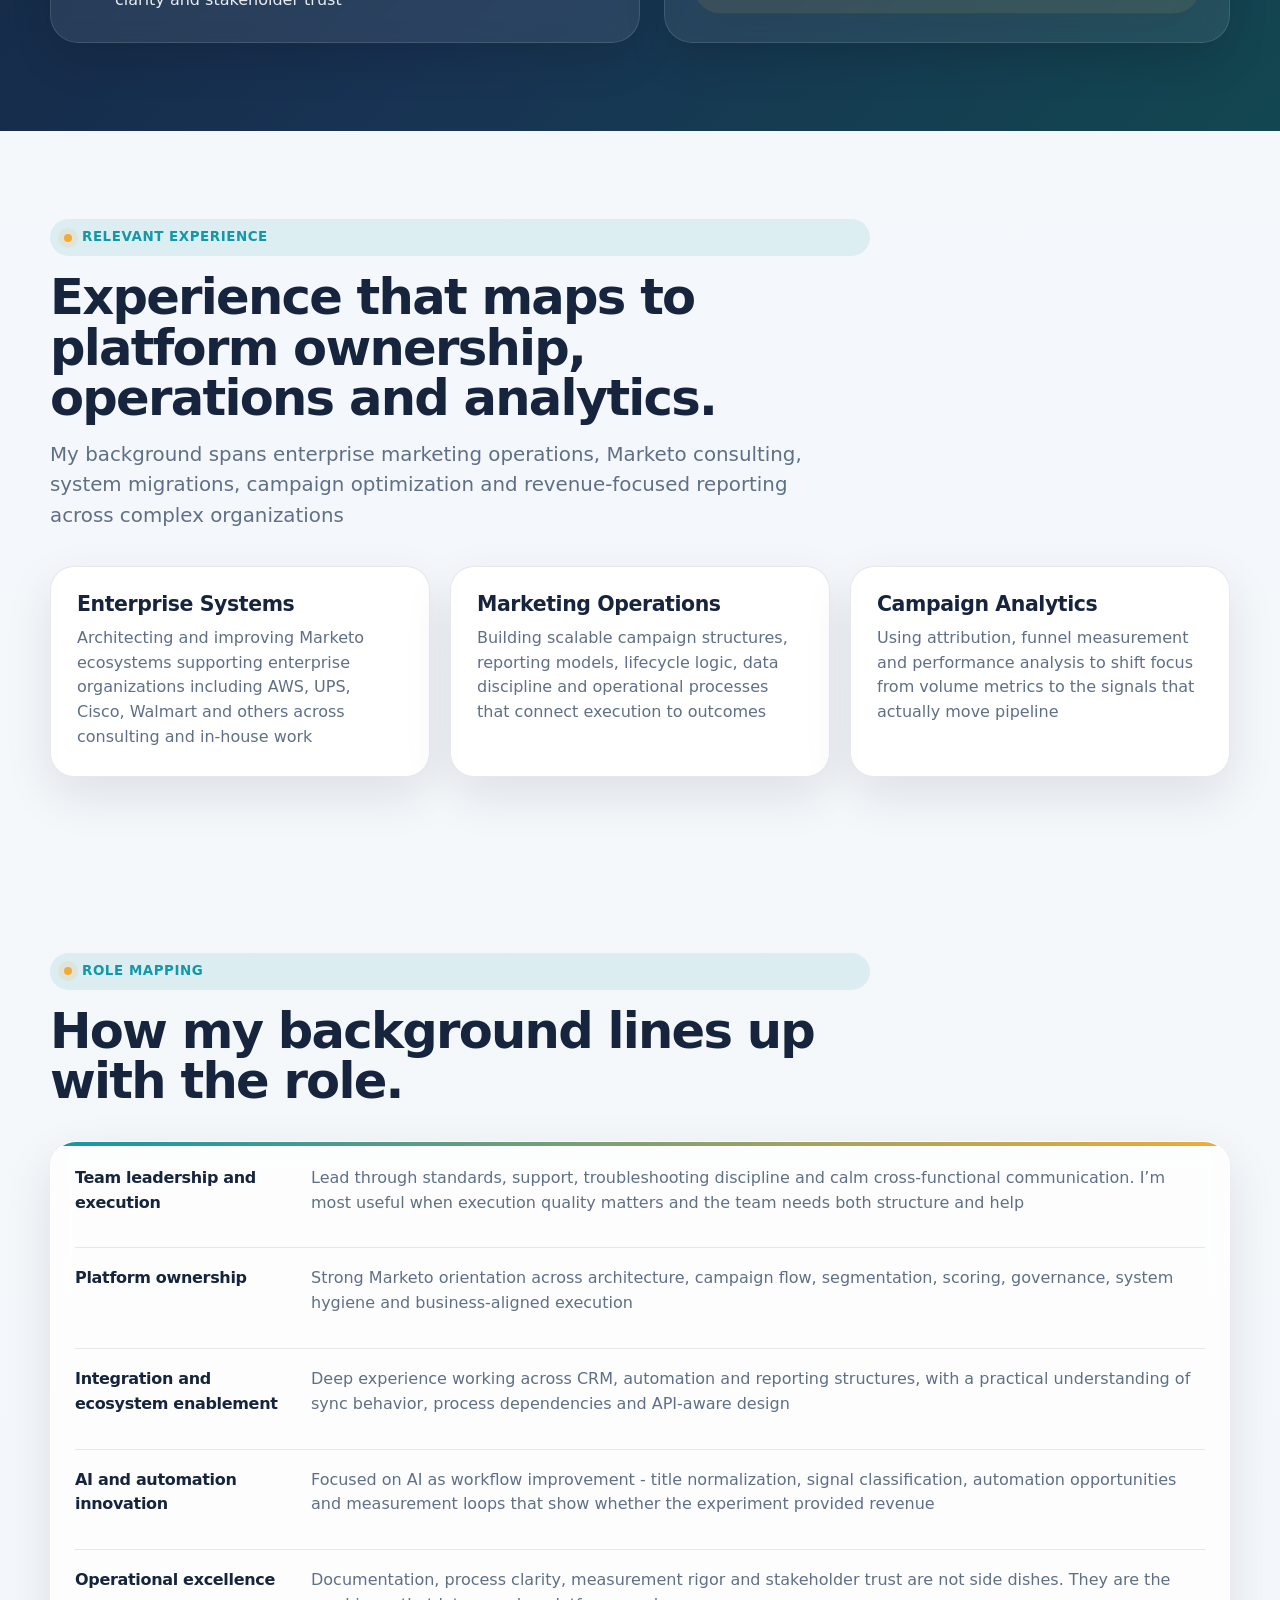
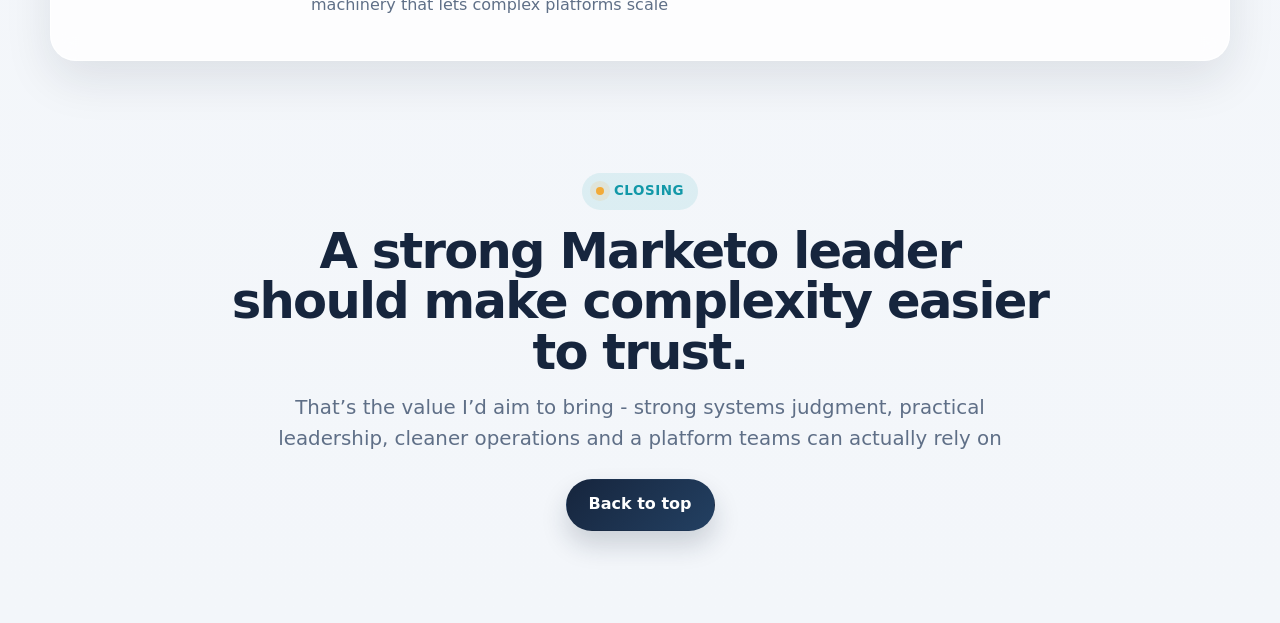
<file: index2.html>
<!DOCTYPE html>
<html lang="en">
<head>
  <meta charset="UTF-8" />
  <meta name="viewport" content="width=device-width, initial-scale=1.0" />
  <title>Robb Barrett | Senior Marketo Leadership</title>
  <meta
    name="description"
    content="Robb Barrett - enterprise Marketo leader focused on platform ownership, Salesforce integration, AI-enabled automation and revenue-focused marketing operations."
  />
  <link rel="icon" type="image/png" sizes="32x32" href="favicon.png">
  <style>
    :root{
      --bg:#f4f7fb;
      --bg-2:#eef4f8;
      --surface:#ffffff;
      --surface-soft:rgba(255,255,255,.74);
      --primary:#16253d;
      --secondary:#1298a8;
      --tertiary:#f2aa38;
      --ink:#16253d;
      --muted:#5f6f87;
      --line:rgba(22,37,61,.10);
      --line-strong:rgba(22,37,61,.16);
      --shadow:0 18px 48px rgba(17, 31, 51, .10);
      --shadow-lg:0 30px 70px rgba(17, 31, 51, .16);
      --radius:28px;
      --radius-sm:20px;
      --max:1180px;
      --hero-pad:88px;
    }

    *{box-sizing:border-box}
    html{scroll-behavior:smooth}
    body{
      margin:0;
      font-family: Inter, ui-sans-serif, system-ui, -apple-system, Segoe UI, Roboto, Helvetica, Arial, sans-serif;
      color:var(--ink);
      line-height:1.55;
      background:
        radial-gradient(circle at 12% 12%, rgba(18,152,168,.10), transparent 24%),
        radial-gradient(circle at 88% 10%, rgba(242,170,56,.10), transparent 22%),
        linear-gradient(180deg, #f8fbfd 0%, #f3f6fa 100%);
      overflow-x:hidden;
    }

    a{color:inherit;text-decoration:none}
    img{max-width:100%;display:block}

    .container{
      width:min(var(--max), calc(100% - 40px));
      margin:0 auto;
    }

    .section{
      padding:88px 0;
      position:relative;
    }

    .eyebrow{
      display:inline-flex;
      align-items:center;
      gap:10px;
      padding:8px 14px;
      border-radius:999px;
      background:rgba(18,152,168,.10);
      color:var(--secondary);
      font-weight:800;
      font-size:.84rem;
      letter-spacing:.04em;
      text-transform:uppercase;
    }

    .eyebrow::before{
      content:"";
      width:8px;
      height:8px;
      border-radius:50%;
      background:var(--tertiary);
      box-shadow:0 0 0 6px rgba(242,170,56,.13);
    }

    h1,h2,h3,h4,p{margin:0}
    h1{
      font-size:clamp(2.8rem, 6vw, 5.2rem);
      line-height:.95;
      letter-spacing:-.045em;
    }
    h2{
      font-size:clamp(2rem, 4vw, 3.1rem);
      line-height:1.02;
      letter-spacing:-.035em;
    }
    h3{
      font-size:1.28rem;
      line-height:1.12;
      letter-spacing:-.02em;
    }

    .lede{
      font-size:clamp(1.06rem, 1.8vw, 1.24rem);
      color:var(--muted);
      max-width:760px;
    }

    .muted{color:var(--muted)}

    .hero{
      min-height:100vh;
      display:flex;
      align-items:center;
      padding:34px 0 72px;
      position:relative;
      overflow:hidden;
    }

    .hero::before{
      content:"";
      position:absolute;
      width:780px;
      height:780px;
      right:-160px;
      top:-120px;
      background:radial-gradient(circle, rgba(18,152,168,.11) 0%, rgba(18,152,168,0) 62%);
      animation:driftA 12s ease-in-out infinite alternate;
      pointer-events:none;
    }

    .hero::after{
      content:"";
      position:absolute;
      width:660px;
      height:660px;
      left:-120px;
      bottom:-200px;
      background:radial-gradient(circle, rgba(242,170,56,.12) 0%, rgba(242,170,56,0) 64%);
      animation:driftB 14s ease-in-out infinite alternate;
      pointer-events:none;
    }

    @keyframes driftA{
      from{transform:translate3d(0,0,0) scale(1)}
      to{transform:translate3d(-24px,18px,0) scale(1.06)}
    }
    @keyframes driftB{
      from{transform:translate3d(0,0,0) scale(1)}
      to{transform:translate3d(30px,-20px,0) scale(1.08)}
    }

    .hero-grid{
      display:grid;
      grid-template-columns:1.08fr .92fr;
      gap:38px;
      align-items:center;
      position:relative;
      z-index:1;
    }

    .hero-copy{
      display:flex;
      flex-direction:column;
      gap:22px;
    }

    .nameplate{
      display:flex;
      align-items:center;
      gap:16px;
      flex-wrap:wrap;
    }

    .monogram{
      width:54px;
      height:54px;
      border-radius:18px;
      display:grid;
      place-items:center;
      background:linear-gradient(135deg, var(--primary), #234062);
      color:#fff;
      box-shadow:0 16px 30px rgba(22,37,61,.18);
      font-size:1.18rem;
      font-weight:900;
      letter-spacing:.04em;
    }

    .identity{
      display:flex;
      flex-direction:column;
      gap:4px;
    }

    .identity strong{
      font-size:1.02rem;
      letter-spacing:-.02em;
    }

    .identity span{
      color:var(--muted);
      font-size:.95rem;
    }

    .hero-copy .sub{
      font-size:1.12rem;
      color:var(--muted);
      max-width:720px;
    }

    .cta-row{
      display:flex;
      flex-wrap:wrap;
      gap:14px;
      margin-top:6px;
    }

    .btn{
      min-height:52px;
      display:inline-flex;
      align-items:center;
      justify-content:center;
      padding:0 22px;
      border-radius:999px;
      font-weight:800;
      transition:.28s ease;
      border:1px solid transparent;
    }

    .btn-primary{
      background:linear-gradient(135deg, var(--primary), #234062);
      color:#fff;
      box-shadow:0 14px 26px rgba(22,37,61,.18);
    }
    .btn-primary:hover{
      transform:translateY(-2px);
      box-shadow:0 20px 34px rgba(22,37,61,.22);
    }

    .btn-secondary{
      background:rgba(255,255,255,.74);
      border-color:var(--line);
      backdrop-filter:blur(12px);
    }
    .btn-secondary:hover{
      transform:translateY(-2px);
      box-shadow:var(--shadow);
    }

    .proof-chips{
      display:flex;
      flex-wrap:wrap;
      gap:10px;
      margin-top:4px;
    }

    .chip{
      display:inline-flex;
      align-items:center;
      gap:8px;
      min-height:40px;
      padding:0 14px;
      border-radius:999px;
      background:rgba(255,255,255,.72);
      border:1px solid rgba(255,255,255,.78);
      backdrop-filter:blur(12px);
      box-shadow:0 10px 22px rgba(22,37,61,.08);
      font-weight:700;
      color:var(--primary);
      font-size:.92rem;
    }

    .chip::before{
      content:"";
      width:8px;
      height:8px;
      border-radius:50%;
      background:var(--secondary);
      box-shadow:0 0 0 6px rgba(18,152,168,.10);
      flex:none;
    }

    .hero-stats{
      display:grid;
      grid-template-columns:repeat(3,1fr);
      gap:14px;
      margin-top:2px;
      max-width:760px;
    }

    .stat{
      background:var(--surface-soft);
      border:1px solid rgba(255,255,255,.82);
      backdrop-filter:blur(12px);
      border-radius:20px;
      box-shadow:var(--shadow);
      padding:18px 18px 16px;
      min-height:106px;
    }

    .stat .num{
      font-size:1.7rem;
      line-height:1;
      font-weight:900;
      margin-bottom:9px;
      color:var(--primary);
    }

    .stat p{
      font-size:.94rem;
      color:var(--muted);
    }

    .framework-wrap{
      position:relative;
      min-height:640px;
    }

    .pulse-dot{
      position:absolute;
      width:14px;
      height:14px;
      border-radius:50%;
      background:var(--secondary);
      box-shadow:0 0 0 12px rgba(18,152,168,.10), 0 0 26px rgba(18,152,168,.34);
      animation:pulse 2.6s ease-in-out infinite;
      z-index:0;
    }

    .pulse-dot.orange{
      background:var(--tertiary);
      box-shadow:0 0 0 12px rgba(242,170,56,.12), 0 0 26px rgba(242,170,56,.28);
    }

    @keyframes pulse{
      0%,100%{transform:scale(1); opacity:.9}
      50%{transform:scale(1.28); opacity:1}
    }

    .framework{
      position:relative;
      z-index:1;
      width:min(100%, 560px);
      margin:0 auto;
      background:rgba(255,255,255,.80);
      backdrop-filter:blur(16px);
      border:1px solid rgba(255,255,255,.86);
      border-radius:38px;
      box-shadow:0 34px 72px rgba(22,37,61,.14);
      padding:28px;
      overflow:hidden;
    }

    .framework::before{
      content:"";
      position:absolute;
      inset:0;
      background:
        radial-gradient(circle at 14% 16%, rgba(18,152,168,.05), transparent 18%),
        radial-gradient(circle at 84% 76%, rgba(242,170,56,.07), transparent 16%);
      pointer-events:none;
    }

    .framework-top{
      display:flex;
      justify-content:space-between;
      align-items:center;
      gap:16px;
      margin-bottom:22px;
      position:relative;
      z-index:1;
    }

    .window-dots{
      display:flex;
      gap:9px;
    }

    .window-dots span{
      width:11px;
      height:11px;
      border-radius:50%;
      background:#cfd7e3;
    }

    .framework-badge{
      display:inline-flex;
      align-items:center;
      justify-content:center;
      min-height:42px;
      padding:0 16px;
      border-radius:999px;
      background:rgba(18,152,168,.10);
      color:var(--secondary);
      font-weight:800;
      font-size:.92rem;
      white-space:nowrap;
    }

    .framework-grid{
      display:grid;
      grid-template-columns:repeat(3, minmax(0, 1fr));
      gap:18px;
      position:relative;
      z-index:1;
    }

    .value-card{
      background:linear-gradient(180deg, #ffffff 0%, #f8fbfd 100%);
      border:1px solid var(--line);
      border-radius:26px;
      padding:22px 18px;
      min-height:248px;
      box-shadow:0 14px 28px rgba(22,37,61,.07);
      position:relative;
      transition:.28s ease;
    }

    .value-card:hover{
      transform:translateY(-4px);
      box-shadow:0 20px 36px rgba(22,37,61,.12);
    }

    .value-card.alt{
      background:linear-gradient(180deg, #fffdf8 0%, #fff7e8 100%);
    }

    .value-card .kicker{
      display:block;
      font-size:.78rem;
      font-weight:900;
      letter-spacing:.09em;
      text-transform:uppercase;
      color:var(--secondary);
      margin-bottom:12px;
    }

    .value-card h3{
      font-size:1.08rem;
      line-height:1.08;
      margin-bottom:10px;
      min-height:52px;
    }

    .value-card p{
      color:var(--muted);
      font-size:.96rem;
      line-height:1.55;
    }

    .revenue-card{
      grid-column:1 / -1;
      min-height:auto;
      padding:24px 22px;
      display:grid;
      grid-template-columns:190px 1fr;
      gap:18px;
      align-items:start;
      background:linear-gradient(135deg, rgba(18,152,168,.06), rgba(255,255,255,.96) 48%, rgba(242,170,56,.08));
    }

    .connector-line{
      position:absolute;
      top:152px;
      left:0;
      right:0;
      height:2px;
      pointer-events:none;
      z-index:0;
    }

    .connector-line::before,
    .connector-line::after{
      content:"";
      position:absolute;
      width:22%;
      height:100%;
      background:linear-gradient(90deg, rgba(18,152,168,.12), var(--secondary), rgba(242,170,56,.42));
      border-radius:999px;
      overflow:hidden;
    }

    .connector-line::before{left:26%}
    .connector-line::after{right:26%}

    .connector-line span{
      position:absolute;
      top:0;
      width:72px;
      height:100%;
      background:linear-gradient(90deg, transparent, rgba(255,255,255,.92), transparent);
      filter:blur(1px);
      animation:flow 2.8s linear infinite;
    }

    .connector-line .c1{left:28%}
    .connector-line .c2{right:28%; animation-delay:1.2s}

    @keyframes flow{
      from{transform:translateX(-70px)}
      to{transform:translateX(180px)}
    }

    .section-head{
      display:flex;
      flex-direction:column;
      gap:16px;
      max-width:820px;
      margin-bottom:34px;
    }

    .section-subgrid{
      display:grid;
      grid-template-columns:1.15fr .85fr;
      gap:24px;
      align-items:start;
    }

    .grid-4{
      display:grid;
      grid-template-columns:repeat(4, 1fr);
      gap:20px;
    }

    .card{
      background:rgba(255,255,255,.78);
      border:1px solid rgba(255,255,255,.82);
      backdrop-filter:blur(12px);
      border-radius:26px;
      box-shadow:var(--shadow);
      padding:24px;
      position:relative;
      transition:.28s ease;
      overflow:hidden;
    }

    .card::before{
      content:"";
      position:absolute;
      inset:0 0 auto 0;
      height:4px;
      background:linear-gradient(90deg, var(--secondary), var(--tertiary));
    }

    .card:hover{
      transform:translateY(-5px);
      box-shadow:var(--shadow-lg);
    }

    .icon{
      width:54px;
      height:54px;
      border-radius:18px;
      display:grid;
      place-items:center;
      font-size:1.3rem;
      margin-bottom:18px;
      color:var(--primary);
      background:linear-gradient(135deg, rgba(18,152,168,.12), rgba(242,170,56,.15));
    }

    .card p{
      color:var(--muted);
      margin-top:10px;
      font-size:.98rem;
    }

    .band{
      background:linear-gradient(135deg, #102138 0%, #183253 58%, #124750 100%);
      color:#fff;
      overflow:hidden;
    }

    .band .lede,
    .band .muted{
      color:rgba(255,255,255,.78);
    }

    .impact-grid{
      display:grid;
      grid-template-columns:1.02fr .98fr;
      gap:24px;
      margin-top:34px;
    }

    .panel{
      border-radius:28px;
      padding:28px;
      background:rgba(255,255,255,.08);
      border:1px solid rgba(255,255,255,.12);
      backdrop-filter:blur(10px);
      box-shadow:0 20px 40px rgba(0,0,0,.12);
    }

    .list{
      display:grid;
      gap:14px;
      margin-top:16px;
    }

    .list-item{
      display:grid;
      grid-template-columns:24px 1fr;
      gap:12px;
      align-items:start;
      color:rgba(255,255,255,.9);
    }

    .tick{
      width:24px;
      height:24px;
      border-radius:50%;
      display:grid;
      place-items:center;
      background:rgba(18,152,168,.18);
      color:#fff;
      font-size:.82rem;
      font-weight:900;
      margin-top:1px;
    }

    .bar-wrap{
      display:grid;
      gap:9px;
      margin-top:16px;
    }

    .bar-label{
      display:flex;
      justify-content:space-between;
      gap:14px;
      font-size:.95rem;
      color:rgba(255,255,255,.86);
    }

    .bar{
      height:14px;
      border-radius:999px;
      background:rgba(255,255,255,.12);
      overflow:hidden;
    }

    .bar > span{
      display:block;
      height:100%;
      border-radius:inherit;
      background:linear-gradient(90deg, var(--secondary), var(--tertiary));
      transform-origin:left center;
      animation:grow 1.3s ease both;
    }

    @keyframes grow{
      from{transform:scaleX(.08); opacity:.4}
      to{transform:scaleX(1); opacity:1}
    }

    .proof-grid{
      display:grid;
      grid-template-columns:repeat(3,1fr);
      gap:20px;
    }

    .proof-card{
      background:#fff;
      border:1px solid var(--line);
      border-radius:24px;
      box-shadow:var(--shadow);
      padding:26px;
      transition:.28s ease;
    }

    .proof-card:hover{
      transform:translateY(-4px);
      box-shadow:var(--shadow-lg);
    }

    .proof-card h3{
      margin-bottom:10px;
    }

    .proof-card p{
      color:var(--muted);
    }

    .role-map{
      display:grid;
      gap:14px;
    }

    .role-row{
      display:grid;
      grid-template-columns:220px 1fr;
      gap:16px;
      align-items:start;
      padding:18px 0;
      border-top:1px solid var(--line);
    }

    .role-row:first-child{border-top:none; padding-top:0}

    .role-row strong{
      font-size:1rem;
      letter-spacing:-.02em;
    }

    .quote{
      margin-top:34px;
      background:linear-gradient(180deg, rgba(18,152,168,.07), rgba(242,170,56,.09));
      border:1px solid rgba(22,37,61,.08);
      border-radius:28px;
      padding:28px;
      box-shadow:var(--shadow);
      font-size:clamp(1.12rem, 2vw, 1.36rem);
      line-height:1.38;
      letter-spacing:-.02em;
    }

    .footer-cta{
      text-align:center;
      padding:24px 0 92px;
    }

    .reveal{
      opacity:0;
      transform:translateY(24px);
      transition:opacity .72s ease, transform .72s ease;
    }

    .reveal.is-visible{
      opacity:1;
      transform:none;
    }

    @media (max-width: 1080px){
      .hero{
        min-height:auto;
        padding-top:28px;
      }
      .hero-grid,
      .section-subgrid,
      .impact-grid{
        grid-template-columns:1fr;
      }
      .grid-4{
        grid-template-columns:repeat(2,1fr);
      }
      .proof-grid{
        grid-template-columns:1fr;
      }
    }

    @media (max-width: 760px){
      .container{
        width:min(var(--max), calc(100% - 24px));
      }
      .hero-stats{
        grid-template-columns:1fr;
      }
      .grid-4{
        grid-template-columns:1fr;
      }
      .framework{
        padding:22px;
        border-radius:28px;
      }
      .framework-grid{
        grid-template-columns:1fr;
      }
      .value-card{
        min-height:auto;
      }
      .revenue-card{
        grid-template-columns:1fr;
      }
      .connector-line{
        display:none;
      }
      .proof-chips{
        gap:8px;
      }
      .role-row{
        grid-template-columns:1fr;
        gap:8px;
      }
    }
  </style>
</head>
<body>

  <section class="hero" id="top">
    <div class="container hero-grid">
      <div class="hero-copy reveal">
        <div class="eyebrow">Senior Marketo Leadership</div>

        <div class="nameplate">
          <div class="monogram">RB</div>
          <div class="identity">
            <strong>Robb Barrett</strong>
            <span>Marketing Operations Leader | Marketo | Salesforce | Campaign Analytics</span>
          </div>
        </div>

        <h1>I lead enterprise Marketo ecosystems that scale operations and improve revenue visibility.</h1>

        <p class="sub">
          Senior marketing operations leader with deep Marketo and Salesforce experience, focused on platform ownership, team leadership, AI-enabled automation and cross-functional execution in complex enterprise environments.
        </p>

        <div class="proof-chips">
          <div class="chip">15+ years in marketing operations</div>
          <div class="chip">Enterprise Marketo architecture</div>
          <div class="chip">Revenue-focused analytics</div>
          <div class="chip">AI-ready process design</div>
          <div class="chip">Cross-functional leadership</div>
        </div>

        <div class="cta-row">
          <a href="#fit" class="btn btn-primary">Why I fit this role</a>
          <a href="#experience" class="btn btn-secondary">View experience</a>
        </div>

        <div class="hero-stats">
          <div class="stat">
            <div class="num" data-count="15">0</div>
            <p>Years building campaign operations, reporting frameworks and scalable marketing systems</p>
          </div>
          <div class="stat">
            <div class="num" data-count="4">0</div>
            <p>Core areas aligned to this role: <bold>leadership</bold>, <bold>ownership</bold>, <bold>integration</bold> and <bold>AI operations</bold></p>
          </div>
          <div class="stat">
            <div class="num" data-count="100">0</div>
            <p>Bias toward measurable business impact (revenue) over vanity metrics</p>
          </div>
        </div>
      </div>

      <div class="framework-wrap reveal">
        <span class="pulse-dot" style="top:12%; left:0%"></span>
        <span class="pulse-dot orange" style="top:72%; right:1%"></span>
        <span class="pulse-dot" style="bottom:8%; left:12%"></span>

        <div class="framework">
          <div class="framework-top">
            <div class="window-dots"><span></span><span></span><span></span></div>
            <div class="framework-badge">Why I fit this role</div>
          </div>

          <div class="connector-line">
            <span class="c1"></span>
            <span class="c2"></span>
          </div>

          <div class="framework-grid">

            <div class="value-card">
              <span class="kicker">Ownership</span>
              <h3>Platform Ownership</h3>
              <p>I design and govern Marketo environments with scalable programs, scoring, segmentation, hygiene and structure tied to business goals</p>
            
            </div><div class="value-card">
              <span class="kicker">Leadership</span>
              <h3>Team Leadership</h3>
              <p>I lead with clear communication, ensuring collarboration and well defined job responsibilities</p>
            </div>

            <div class="value-card alt">
              <span class="kicker">Integration</span>
              <h3>Enterprise Integration</h3>
              <p>I connect Marketo with Salesforce and adjacent systems through clean data flows, sync logic, API-aware design and troubleshooting discipline</p>
            </div>

            <div class="value-card revenue-card">
              <div>
                <span class="kicker">AI + Operations</span>
                <h3>AI + Operational Excellence</h3>
              </div>
              <p>I turn AI from a buzzword into workflow: identifying use cases, piloting automation, measuring impact, documenting what scales and helping teams adopt to a new way of doing business</p>
            </div>
          </div>
        </div>
      </div>
    </div>
  </section>

  <section class="section reveal" id="fit">
    <div class="container">
      <div class="section-head">
        <div class="eyebrow">Aligned to Lumen</div>
        <h2>Built for the exact work this role requires.</h2>
        <p class="lede">
          This role combines strong project management, platform leadership, cross-functional integration, AI enablement and operational rigor. That is the lane I’ve been building toward for years
        </p>
      </div>

      <div class="grid-4">
        <div class="card">
          <div class="icon">👥</div>
          <h3>Lead the Marketo function</h3>
          <p>Support specialists, handle escalations, improve execution quality and create the working standards that keep a team efficient</p>
        </div>

        <div class="card">
          <div class="icon">🧱</div>
          <h3>Own platform architecture</h3>
          <p>Build and govern Marketo with a bias toward scalability, maintainability, segmentation quality and operational stability</p>
        </div>

        <div class="card">
          <div class="icon">🔌</div>
          <h3>Connect the ecosystem</h3>
          <p>Translate marketing needs into structured platform behavior across CRM, automation, reporting and API-aware data flows</p>
        </div>

        <div class="card">
          <div class="icon">🤖</div>
          <h3>Operationalize AI responsibly</h3>
          <p>Use AI where it improves workflows, insight or data quality - then measure the impact so it becomes an evolving process</p>
        </div>
      </div>
    </div>
  </section>

  <section class="section band reveal">
    <div class="container">
      <div class="section-head">
        <div class="eyebrow">Operating Model</div>
        <h2>How I would create value in this seat.</h2>
        <p class="lede">
          The job is bigger than campaign execution. It needs leadership, systems judgment, clean integrations and repeatable processes
        </p>
      </div>

      <div class="impact-grid">
        <div class="panel">
          <h3>What I bring to enterprise Marketing Operations leadership</h3>
          <div class="list">
           <div class="list-item">
              <div class="tick">✓</div>
              <div>Project management to integrate organization, documentation, transparency and accountability while showing status and risks</div>
            </div>
           <div class="list-item">
              <div class="tick">✓</div>
              <div>Experience implementing, migrating, optimizing and managing SMB to Enterprise sized Marketo systems </div>
            </div>
            <div class="list-item">
              <div class="tick">✓</div>
              <div>Hands-on Marketo depth with enterprise campaign and lifecycle thinking</div>
            </div>
            <div class="list-item">
              <div class="tick">✓</div>
              <div>Strong Salesforce orientation and comfort working through sync, structure and data logic</div>
            </div>
            <div class="list-item">
              <div class="tick">✓</div>
              <div>Revenue-minded analytics, attribution thinking and measurement discipline</div>
            </div>
            <div class="list-item">
              <div class="tick">✓</div>
              <div>Change management instincts grounded in documentation, clarity and stakeholder trust</div>
            </div>
          </div>
        </div>

        <div class="panel">
          <h3>Where I’d focus first</h3>

          <div class="bar-wrap">
            <div class="bar-label"><span>Platform governance</span><span>Priority</span></div>
            <div class="bar"><span style="width:92%"></span></div>
          </div>

          <div class="bar-wrap">
            <div class="bar-label"><span>Team standards and QA</span><span>Priority</span></div>
            <div class="bar"><span style="width:90%"></span></div>
          </div>

          <div class="bar-wrap">
            <div class="bar-label"><span>Integration stability</span><span>Priority</span></div>
            <div class="bar"><span style="width:88%"></span></div>
          </div>

          <div class="bar-wrap">
            <div class="bar-label"><span>AI workflow adoption</span><span>Measured rollout</span></div>
            <div class="bar"><span style="width:80%"></span></div>
          </div>

          <div class="quote">
            Marketing should not feel mysterious. The goal is a platform and team leaders can trust
          </div>
        </div>
      </div>
    </div>
  </section>

  <section class="section reveal" id="experience">
    <div class="container">
      <div class="section-head">
        <div class="eyebrow">Relevant Experience</div>
        <h2>Experience that maps to platform ownership, operations and analytics.</h2>
        <p class="lede">
          My background spans enterprise marketing operations, Marketo consulting, system migrations, campaign optimization and revenue-focused reporting across complex organizations
        </p>
      </div>

      <div class="proof-grid">
        <div class="proof-card">
          <h3>Enterprise Systems</h3>
          <p>Architecting and improving Marketo ecosystems supporting enterprise organizations including AWS, UPS, Cisco, Walmart and others across consulting and in-house work</p>
        </div>

        <div class="proof-card">
          <h3>Marketing Operations</h3>
          <p>Building scalable campaign structures, reporting models, lifecycle logic, data discipline and operational processes that connect execution to outcomes</p>
        </div>

        <div class="proof-card">
          <h3>Campaign Analytics</h3>
          <p>Using attribution, funnel measurement and performance analysis to shift focus from volume metrics to the signals that actually move pipeline</p>
        </div>
      </div>
    </div>
  </section>

  <section class="section reveal">
    <div class="container">
      <div class="section-head">
        <div class="eyebrow">Role Mapping</div>
        <h2>How my background lines up with the role.</h2>
      </div>

      <div class="card">
        <div class="role-map">
          <div class="role-row">
            <strong>Team leadership and execution</strong>
            <div class="muted">Lead through standards, support, troubleshooting discipline and calm cross-functional communication. I’m most useful when execution quality matters and the team needs both structure and help</div>
          </div>

          <div class="role-row">
            <strong>Platform ownership</strong>
            <div class="muted">Strong Marketo orientation across architecture, campaign flow, segmentation, scoring, governance, system hygiene and business-aligned execution</div>
          </div>

          <div class="role-row">
            <strong>Integration and ecosystem enablement</strong>
            <div class="muted">Deep experience working across CRM, automation and reporting structures, with a practical understanding of sync behavior, process dependencies and API-aware design</div>
          </div>

          <div class="role-row">
            <strong>AI and automation innovation</strong>
            <div class="muted">Focused on AI as workflow improvement - title normalization, signal classification, automation opportunities and measurement loops that show whether the experiment provided revenue</div>
          </div>

          <div class="role-row">
            <strong>Operational excellence</strong>
            <div class="muted">Documentation, process clarity, measurement rigor and stakeholder trust are not side dishes. They are the machinery that lets complex platforms scale</div>
          </div>
        </div>
      </div>
    </div>
  </section>

  <div class="container footer-cta reveal">
    <div class="section-head" style="margin:0 auto 24px; text-align:center; align-items:center;">
      <div class="eyebrow">Closing</div>
      <h2>A strong Marketo leader should make complexity easier to trust.</h2>
      <p class="lede" style="text-align:center;">
        That’s the value I’d aim to bring - strong systems judgment, practical leadership, cleaner operations and a platform teams can actually rely on
      </p>
    </div>

    <a href="#top" class="btn btn-primary">Back to top</a>
  </div>

  <script>
    const revealEls = document.querySelectorAll('.reveal');
    const revealObserver = new IntersectionObserver((entries) => {
      entries.forEach(entry => {
        if (entry.isIntersecting) {
          entry.target.classList.add('is-visible');
        }
      });
    }, { threshold: 0.14 });

    revealEls.forEach(el => revealObserver.observe(el));

    const counters = document.querySelectorAll('[data-count]');
    const counterObserver = new IntersectionObserver((entries) => {
      entries.forEach(entry => {
        if (!entry.isIntersecting) return;
        const el = entry.target;
        const target = Number(el.dataset.count);
        const duration = 1400;
        const start = performance.now();

        function update(now){
          const progress = Math.min((now - start) / duration, 1);
          const value = Math.floor(progress * target);
          el.textContent = value + (target === 100 ? '%' : '+');
          if (progress < 1) requestAnimationFrame(update);
        }

        requestAnimationFrame(update);
        counterObserver.unobserve(el);
      });
    }, { threshold: 0.45 });

    counters.forEach(counter => counterObserver.observe(counter));
  </script>
</body>
</html>
</file>
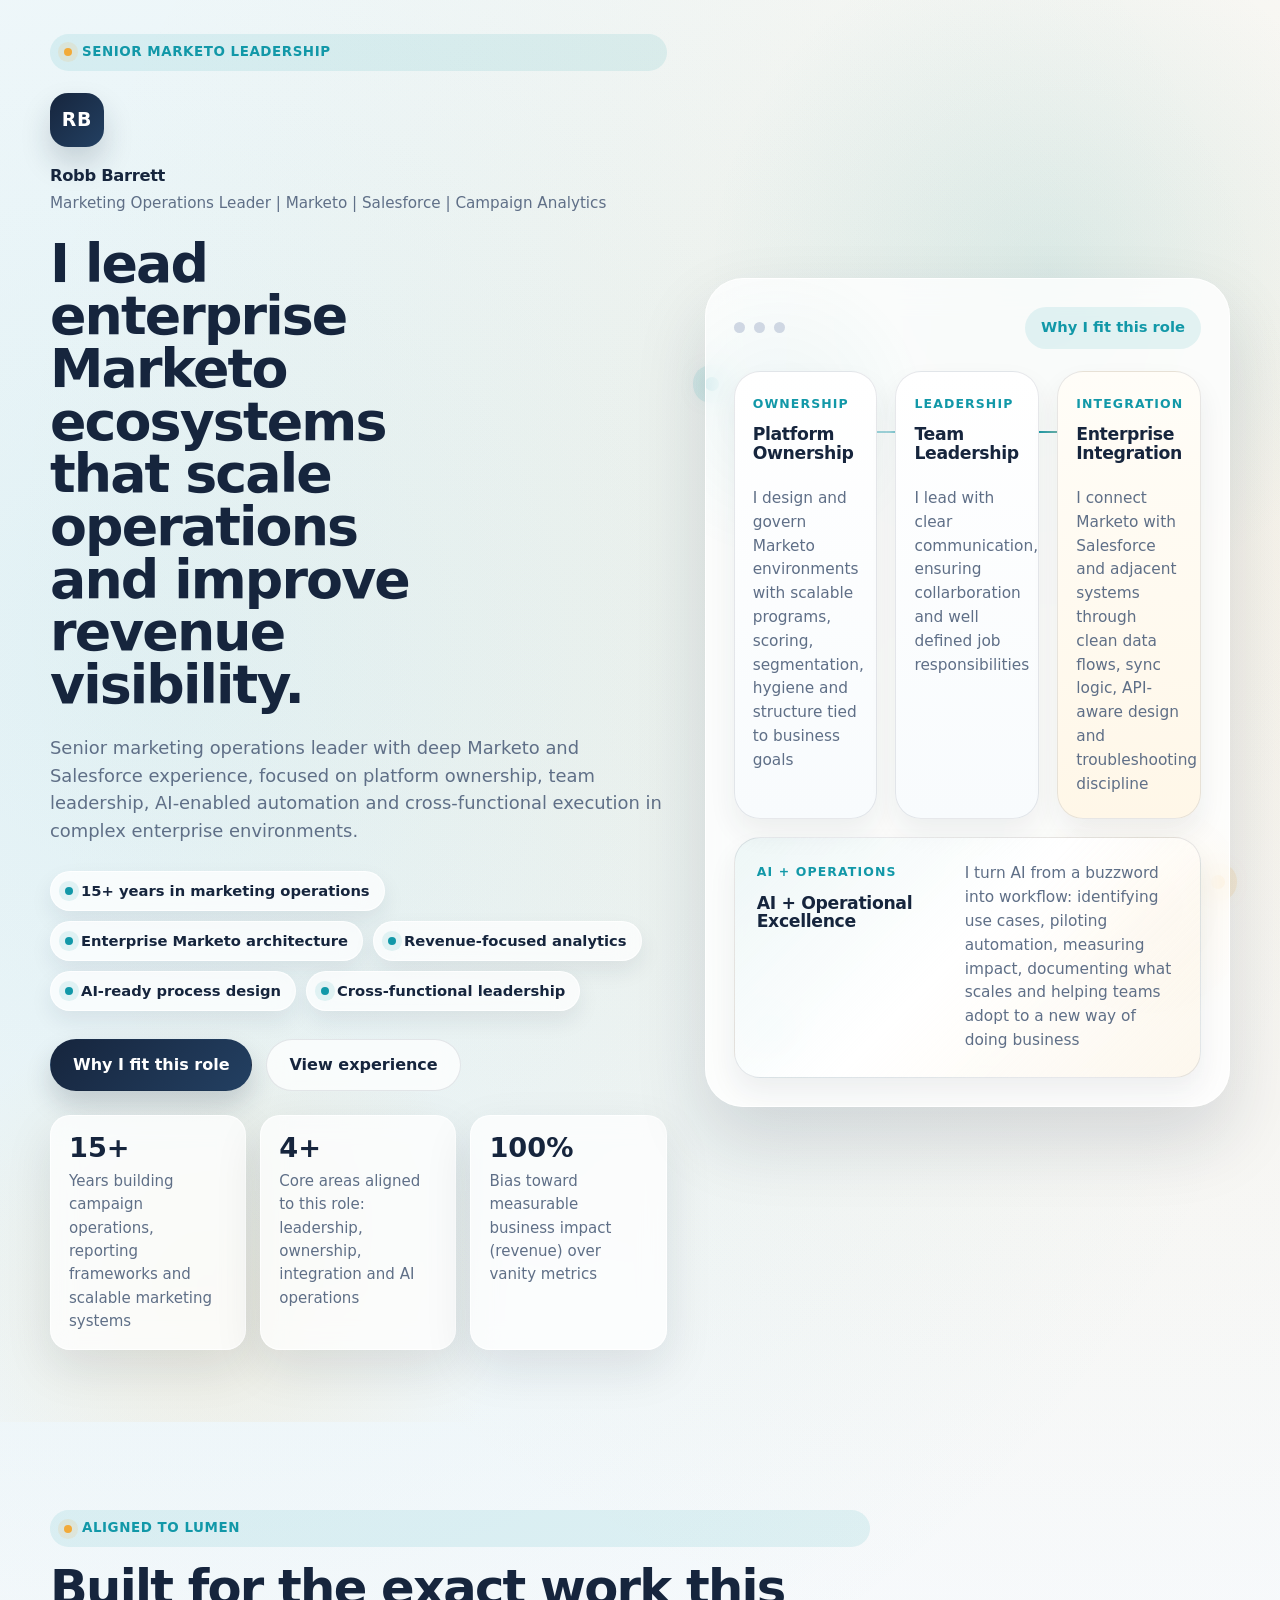
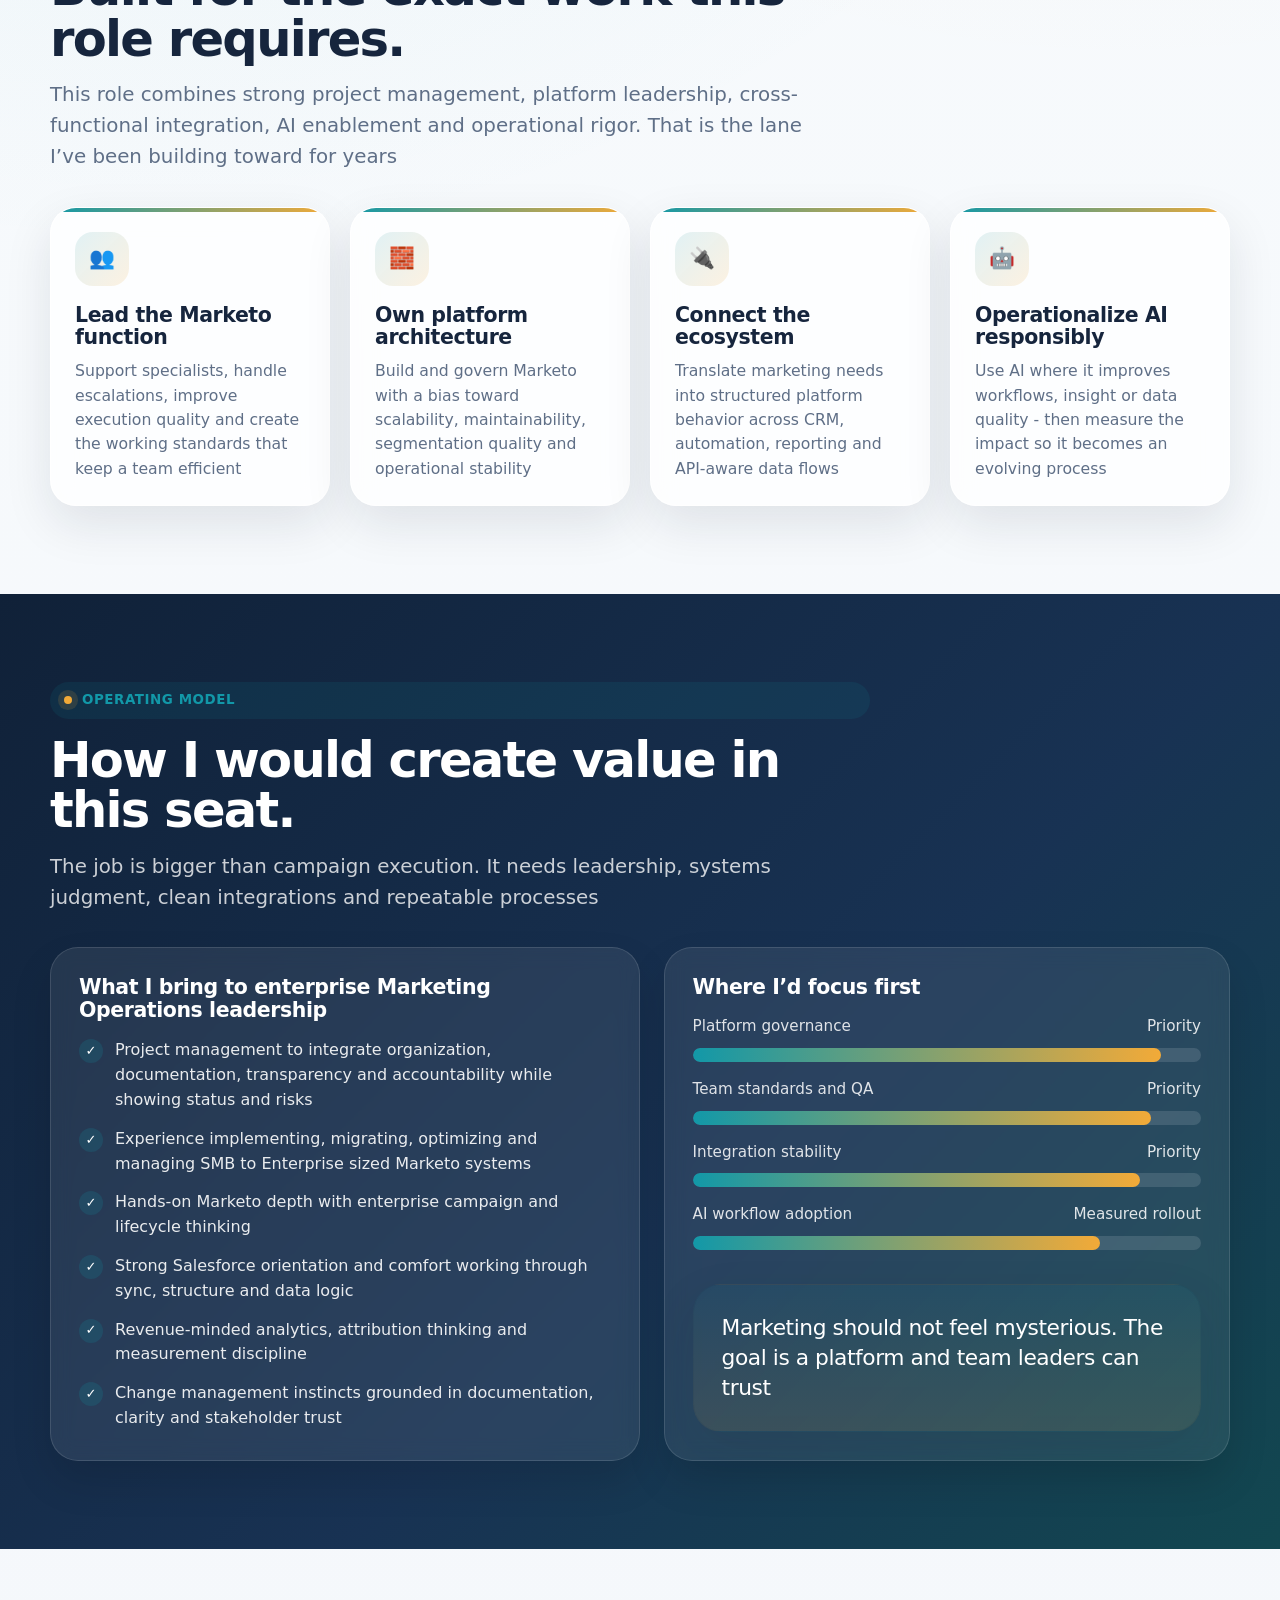
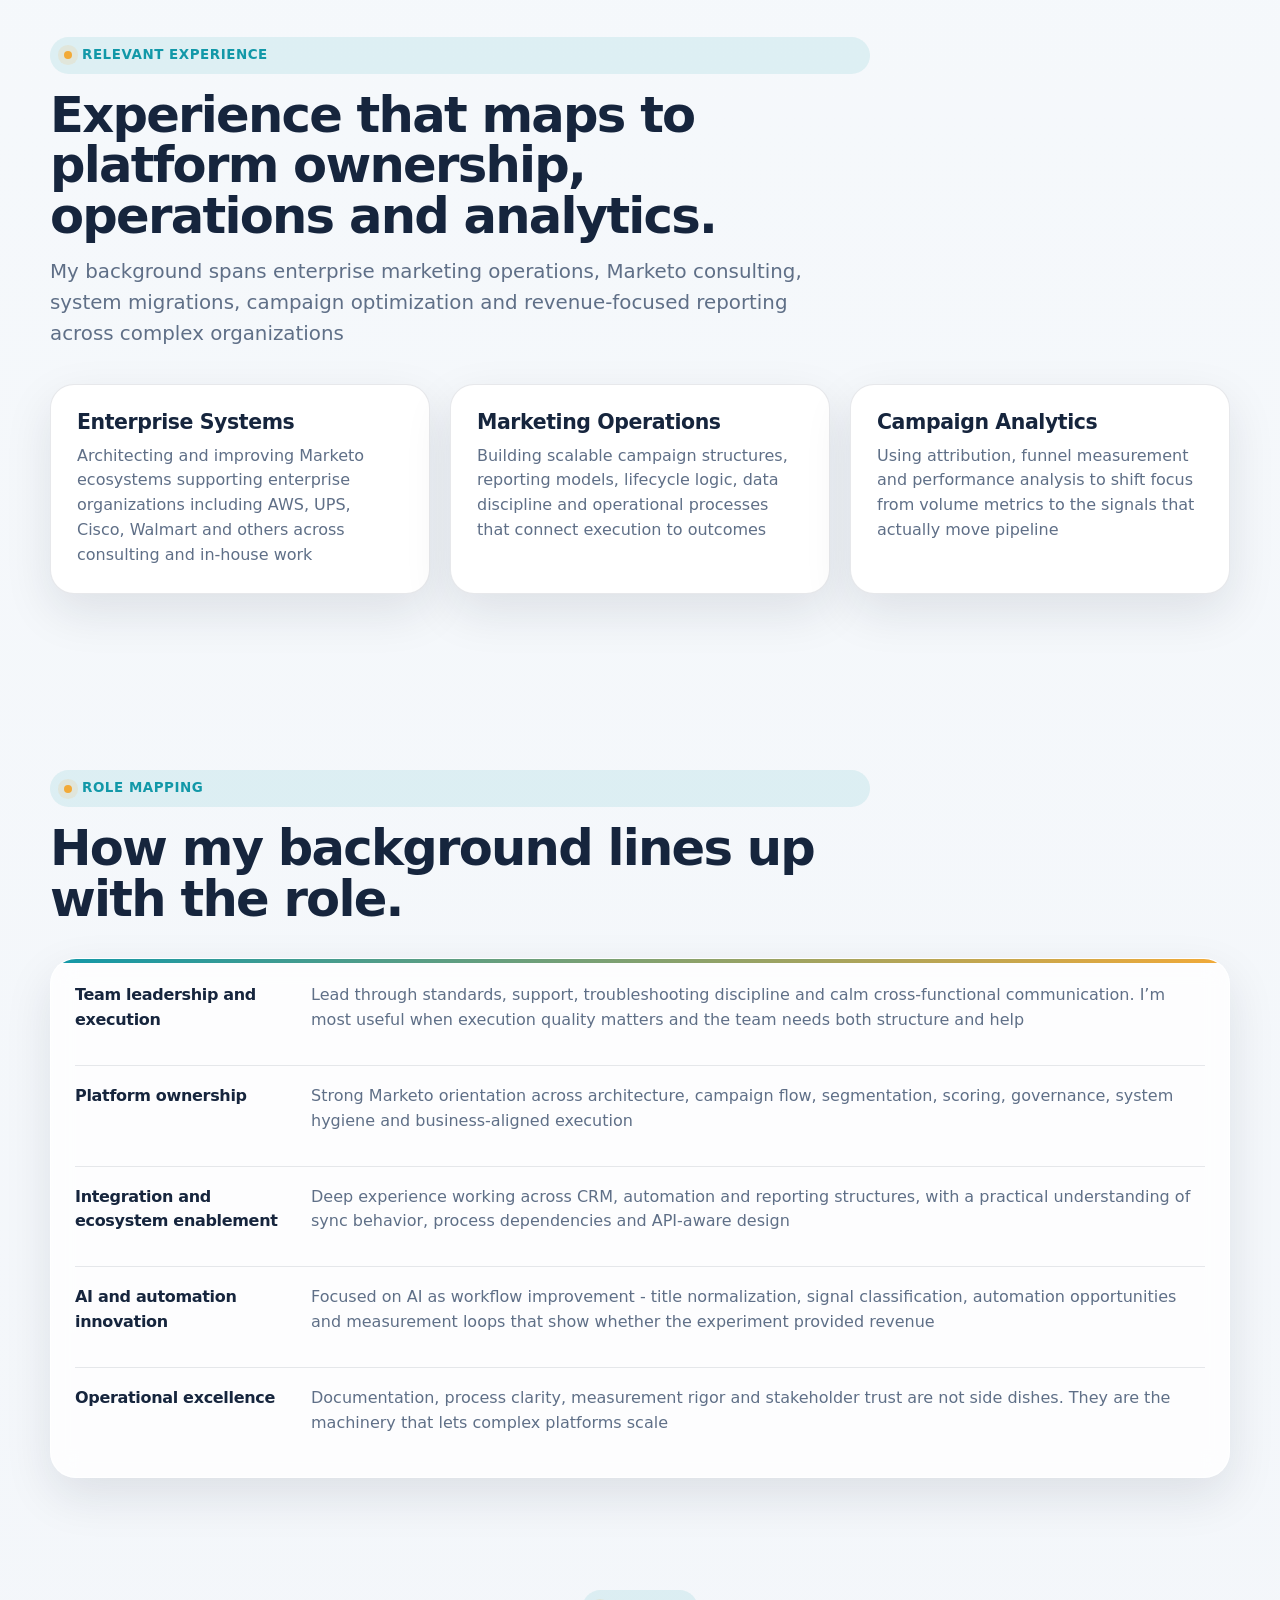
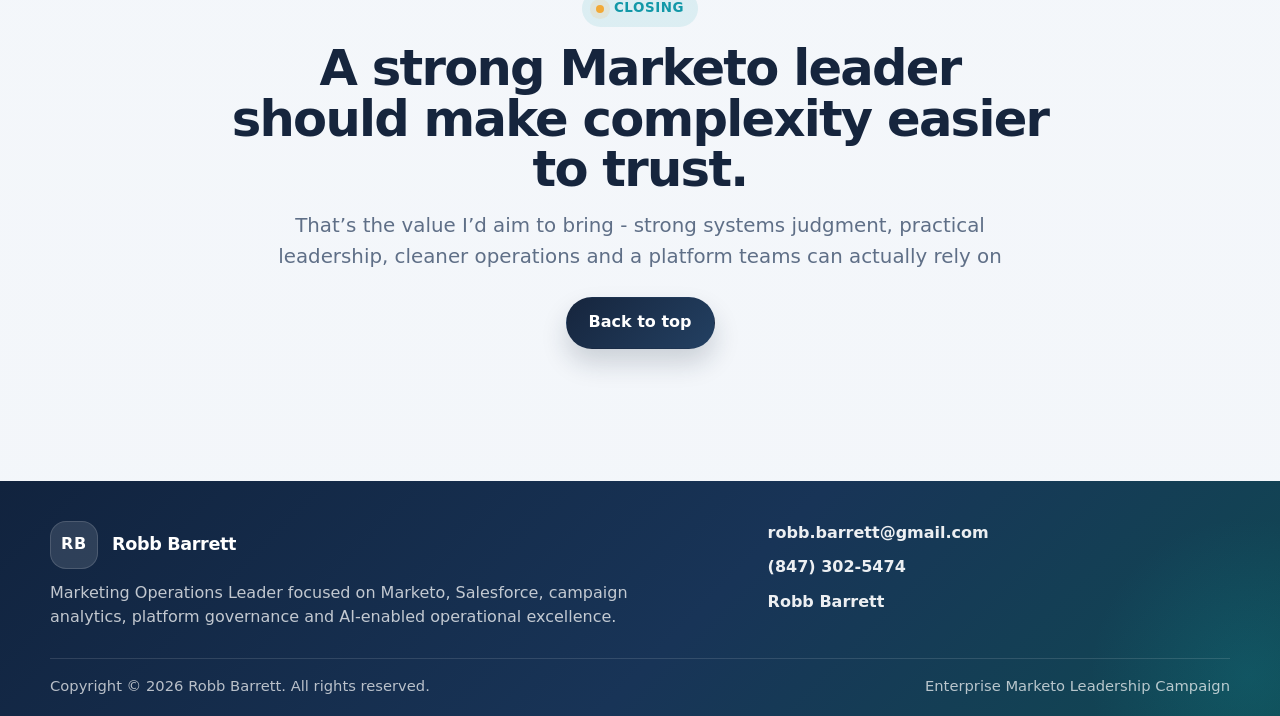
<file: lumen.html>
<!DOCTYPE html>
<html lang="en">
<head>
  <meta charset="UTF-8" />
  <meta name="viewport" content="width=device-width, initial-scale=1.0" />
  <title>Robb Barrett | Senior Marketo Leadership</title>
  <meta
    name="description"
    content="Robb Barrett - enterprise Marketo leader focused on platform ownership, Salesforce integration, AI-enabled automation and revenue-focused marketing operations."
  />
  <link rel="icon" type="image/png" sizes="32x32" href="favicon.png">
  <style>
    :root{
      --bg:#f4f7fb;
      --bg-2:#eef4f8;
      --surface:#ffffff;
      --surface-soft:rgba(255,255,255,.74);
      --primary:#16253d;
      --secondary:#1298a8;
      --tertiary:#f2aa38;
      --ink:#16253d;
      --muted:#5f6f87;
      --line:rgba(22,37,61,.10);
      --line-strong:rgba(22,37,61,.16);
      --shadow:0 18px 48px rgba(17, 31, 51, .10);
      --shadow-lg:0 30px 70px rgba(17, 31, 51, .16);
      --radius:28px;
      --radius-sm:20px;
      --max:1180px;
      --hero-pad:88px;
    }

    *{box-sizing:border-box}
    html{scroll-behavior:smooth}
    body{
      margin:0;
      font-family: Inter, ui-sans-serif, system-ui, -apple-system, Segoe UI, Roboto, Helvetica, Arial, sans-serif;
      color:var(--ink);
      line-height:1.55;
      background:
        radial-gradient(circle at 12% 12%, rgba(18,152,168,.10), transparent 24%),
        radial-gradient(circle at 88% 10%, rgba(242,170,56,.10), transparent 22%),
        linear-gradient(180deg, #f8fbfd 0%, #f3f6fa 100%);
      overflow-x:hidden;
    }

    a{color:inherit;text-decoration:none}
    img{max-width:100%;display:block}

    .container{
      width:min(var(--max), calc(100% - 40px));
      margin:0 auto;
    }

    .section{
      padding:88px 0;
      position:relative;
    }

    .eyebrow{
      display:inline-flex;
      align-items:center;
      gap:10px;
      padding:8px 14px;
      border-radius:999px;
      background:rgba(18,152,168,.10);
      color:var(--secondary);
      font-weight:800;
      font-size:.84rem;
      letter-spacing:.04em;
      text-transform:uppercase;
    }

    .eyebrow::before{
      content:"";
      width:8px;
      height:8px;
      border-radius:50%;
      background:var(--tertiary);
      box-shadow:0 0 0 6px rgba(242,170,56,.13);
    }

    h1,h2,h3,h4,p{margin:0}
    h1{
  font-size: clamp(2.2rem, 4.2vw, 4rem);
  line-height: 0.98;
  letter-spacing: -0.035em;
  max-width: 11ch;
}
    h2{
      font-size:clamp(2rem, 4vw, 3.1rem);
      line-height:1.02;
      letter-spacing:-.035em;
    }
    h3{
      font-size:1.28rem;
      line-height:1.12;
      letter-spacing:-.02em;
    }

    .lede{
      font-size:clamp(1.06rem, 1.8vw, 1.24rem);
      color:var(--muted);
      max-width:760px;
    }

    .muted{color:var(--muted)}

    .hero{
      min-height:100vh;
      display:flex;
      align-items:center;
      padding:34px 0 72px;
      position:relative;
      overflow:hidden;
    }

    .hero::before{
      content:"";
      position:absolute;
      width:780px;
      height:780px;
      right:-160px;
      top:-120px;
      background:radial-gradient(circle, rgba(18,152,168,.11) 0%, rgba(18,152,168,0) 62%);
      animation:driftA 12s ease-in-out infinite alternate;
      pointer-events:none;
    }

    .hero::after{
      content:"";
      position:absolute;
      width:660px;
      height:660px;
      left:-120px;
      bottom:-200px;
      background:radial-gradient(circle, rgba(242,170,56,.12) 0%, rgba(242,170,56,0) 64%);
      animation:driftB 14s ease-in-out infinite alternate;
      pointer-events:none;
    }

    @keyframes driftA{
      from{transform:translate3d(0,0,0) scale(1)}
      to{transform:translate3d(-24px,18px,0) scale(1.06)}
    }
    @keyframes driftB{
      from{transform:translate3d(0,0,0) scale(1)}
      to{transform:translate3d(30px,-20px,0) scale(1.08)}
    }

    .hero-grid{
      display:grid;
      grid-template-columns:1.08fr .92fr;
      gap:38px;
      align-items:center;
      position:relative;
      z-index:1;
    }

    .hero-copy{
      display:flex;
      flex-direction:column;
      gap:22px;
    }

    .nameplate{
      display:flex;
      align-items:center;
      gap:16px;
      flex-wrap:wrap;
    }

    .monogram{
      width:54px;
      height:54px;
      border-radius:18px;
      display:grid;
      place-items:center;
      background:linear-gradient(135deg, var(--primary), #234062);
      color:#fff;
      box-shadow:0 16px 30px rgba(22,37,61,.18);
      font-size:1.18rem;
      font-weight:900;
      letter-spacing:.04em;
    }

    .identity{
      display:flex;
      flex-direction:column;
      gap:4px;
    }

    .identity strong{
      font-size:1.02rem;
      letter-spacing:-.02em;
    }

    .identity span{
      color:var(--muted);
      font-size:.95rem;
    }

    .hero-copy .sub{
      font-size:1.12rem;
      color:var(--muted);
      max-width:720px;
    }

    .cta-row{
      display:flex;
      flex-wrap:wrap;
      gap:14px;
      margin-top:6px;
    }

    .btn{
      min-height:52px;
      display:inline-flex;
      align-items:center;
      justify-content:center;
      padding:0 22px;
      border-radius:999px;
      font-weight:800;
      transition:.28s ease;
      border:1px solid transparent;
    }

    .btn-primary{
      background:linear-gradient(135deg, var(--primary), #234062);
      color:#fff;
      box-shadow:0 14px 26px rgba(22,37,61,.18);
    }
    .btn-primary:hover{
      transform:translateY(-2px);
      box-shadow:0 20px 34px rgba(22,37,61,.22);
    }

    .btn-secondary{
      background:rgba(255,255,255,.74);
      border-color:var(--line);
      backdrop-filter:blur(12px);
    }
    .btn-secondary:hover{
      transform:translateY(-2px);
      box-shadow:var(--shadow);
    }

    .proof-chips{
      display:flex;
      flex-wrap:wrap;
      gap:10px;
      margin-top:4px;
    }

    .chip{
      display:inline-flex;
      align-items:center;
      gap:8px;
      min-height:40px;
      padding:0 14px;
      border-radius:999px;
      background:rgba(255,255,255,.72);
      border:1px solid rgba(255,255,255,.78);
      backdrop-filter:blur(12px);
      box-shadow:0 10px 22px rgba(22,37,61,.08);
      font-weight:700;
      color:var(--primary);
      font-size:.92rem;
    }

    .chip::before{
      content:"";
      width:8px;
      height:8px;
      border-radius:50%;
      background:var(--secondary);
      box-shadow:0 0 0 6px rgba(18,152,168,.10);
      flex:none;
    }

    .hero-stats{
      display:grid;
      grid-template-columns:repeat(3,1fr);
      gap:14px;
      margin-top:2px;
      max-width:760px;
    }

    .stat{
      background:var(--surface-soft);
      border:1px solid rgba(255,255,255,.82);
      backdrop-filter:blur(12px);
      border-radius:20px;
      box-shadow:var(--shadow);
      padding:18px 18px 16px;
      min-height:106px;
    }

    .stat .num{
      font-size:1.7rem;
      line-height:1;
      font-weight:900;
      margin-bottom:9px;
      color:var(--primary);
    }

    .stat p{
      font-size:.94rem;
      color:var(--muted);
    }

    .framework-wrap{
      position:relative;
      min-height:640px;
    }

    .pulse-dot{
      position:absolute;
      width:14px;
      height:14px;
      border-radius:50%;
      background:var(--secondary);
      box-shadow:0 0 0 12px rgba(18,152,168,.10), 0 0 26px rgba(18,152,168,.34);
      animation:pulse 2.6s ease-in-out infinite;
      z-index:0;
    }

    .pulse-dot.orange{
      background:var(--tertiary);
      box-shadow:0 0 0 12px rgba(242,170,56,.12), 0 0 26px rgba(242,170,56,.28);
    }

    @keyframes pulse{
      0%,100%{transform:scale(1); opacity:.9}
      50%{transform:scale(1.28); opacity:1}
    }

    .framework{
      position:relative;
      z-index:1;
      width:min(100%, 560px);
      margin:0 auto;
      background:rgba(255,255,255,.80);
      backdrop-filter:blur(16px);
      border:1px solid rgba(255,255,255,.86);
      border-radius:38px;
      box-shadow:0 34px 72px rgba(22,37,61,.14);
      padding:28px;
      overflow:hidden;
    }

    .framework::before{
      content:"";
      position:absolute;
      inset:0;
      background:
        radial-gradient(circle at 14% 16%, rgba(18,152,168,.05), transparent 18%),
        radial-gradient(circle at 84% 76%, rgba(242,170,56,.07), transparent 16%);
      pointer-events:none;
    }

    .framework-top{
      display:flex;
      justify-content:space-between;
      align-items:center;
      gap:16px;
      margin-bottom:22px;
      position:relative;
      z-index:1;
    }

    .window-dots{
      display:flex;
      gap:9px;
    }

    .window-dots span{
      width:11px;
      height:11px;
      border-radius:50%;
      background:#cfd7e3;
    }

    .framework-badge{
      display:inline-flex;
      align-items:center;
      justify-content:center;
      min-height:42px;
      padding:0 16px;
      border-radius:999px;
      background:rgba(18,152,168,.10);
      color:var(--secondary);
      font-weight:800;
      font-size:.92rem;
      white-space:nowrap;
    }

    .framework-grid{
      display:grid;
      grid-template-columns:repeat(3, minmax(0, 1fr));
      gap:18px;
      position:relative;
      z-index:1;
    }

    .value-card{
      background:linear-gradient(180deg, #ffffff 0%, #f8fbfd 100%);
      border:1px solid var(--line);
      border-radius:26px;
      padding:22px 18px;
      min-height:248px;
      box-shadow:0 14px 28px rgba(22,37,61,.07);
      position:relative;
      transition:.28s ease;
    }

    .value-card:hover{
      transform:translateY(-4px);
      box-shadow:0 20px 36px rgba(22,37,61,.12);
    }

    .value-card.alt{
      background:linear-gradient(180deg, #fffdf8 0%, #fff7e8 100%);
    }

    .value-card .kicker{
      display:block;
      font-size:.78rem;
      font-weight:900;
      letter-spacing:.09em;
      text-transform:uppercase;
      color:var(--secondary);
      margin-bottom:12px;
    }

    .value-card h3{
      font-size:1.08rem;
      line-height:1.08;
      margin-bottom:10px;
      min-height:52px;
    }

    .value-card p{
      color:var(--muted);
      font-size:.96rem;
      line-height:1.55;
    }

    .revenue-card{
      grid-column:1 / -1;
      min-height:auto;
      padding:24px 22px;
      display:grid;
      grid-template-columns:190px 1fr;
      gap:18px;
      align-items:start;
      background:linear-gradient(135deg, rgba(18,152,168,.06), rgba(255,255,255,.96) 48%, rgba(242,170,56,.08));
    }

    .connector-line{
      position:absolute;
      top:152px;
      left:0;
      right:0;
      height:2px;
      pointer-events:none;
      z-index:0;
    }

    .connector-line::before,
    .connector-line::after{
      content:"";
      position:absolute;
      width:22%;
      height:100%;
      background:linear-gradient(90deg, rgba(18,152,168,.12), var(--secondary), rgba(242,170,56,.42));
      border-radius:999px;
      overflow:hidden;
    }

    .connector-line::before{left:26%}
    .connector-line::after{right:26%}

    .connector-line span{
      position:absolute;
      top:0;
      width:72px;
      height:100%;
      background:linear-gradient(90deg, transparent, rgba(255,255,255,.92), transparent);
      filter:blur(1px);
      animation:flow 2.8s linear infinite;
    }

    .connector-line .c1{left:28%}
    .connector-line .c2{right:28%; animation-delay:1.2s}

    @keyframes flow{
      from{transform:translateX(-70px)}
      to{transform:translateX(180px)}
    }

    .section-head{
      display:flex;
      flex-direction:column;
      gap:16px;
      max-width:820px;
      margin-bottom:34px;
    }

    .section-subgrid{
      display:grid;
      grid-template-columns:1.15fr .85fr;
      gap:24px;
      align-items:start;
    }

    .grid-4{
      display:grid;
      grid-template-columns:repeat(4, 1fr);
      gap:20px;
    }

    .card{
      background:rgba(255,255,255,.78);
      border:1px solid rgba(255,255,255,.82);
      backdrop-filter:blur(12px);
      border-radius:26px;
      box-shadow:var(--shadow);
      padding:24px;
      position:relative;
      transition:.28s ease;
      overflow:hidden;
    }

    .card::before{
      content:"";
      position:absolute;
      inset:0 0 auto 0;
      height:4px;
      background:linear-gradient(90deg, var(--secondary), var(--tertiary));
    }

    .card:hover{
      transform:translateY(-5px);
      box-shadow:var(--shadow-lg);
    }

    .icon{
      width:54px;
      height:54px;
      border-radius:18px;
      display:grid;
      place-items:center;
      font-size:1.3rem;
      margin-bottom:18px;
      color:var(--primary);
      background:linear-gradient(135deg, rgba(18,152,168,.12), rgba(242,170,56,.15));
    }

    .card p{
      color:var(--muted);
      margin-top:10px;
      font-size:.98rem;
    }

    .band{
      background:linear-gradient(135deg, #102138 0%, #183253 58%, #124750 100%);
      color:#fff;
      overflow:hidden;
    }

    .band .lede,
    .band .muted{
      color:rgba(255,255,255,.78);
    }

    .impact-grid{
      display:grid;
      grid-template-columns:1.02fr .98fr;
      gap:24px;
      margin-top:34px;
    }

    .panel{
      border-radius:28px;
      padding:28px;
      background:rgba(255,255,255,.08);
      border:1px solid rgba(255,255,255,.12);
      backdrop-filter:blur(10px);
      box-shadow:0 20px 40px rgba(0,0,0,.12);
    }

    .list{
      display:grid;
      gap:14px;
      margin-top:16px;
    }

    .list-item{
      display:grid;
      grid-template-columns:24px 1fr;
      gap:12px;
      align-items:start;
      color:rgba(255,255,255,.9);
    }

    .tick{
      width:24px;
      height:24px;
      border-radius:50%;
      display:grid;
      place-items:center;
      background:rgba(18,152,168,.18);
      color:#fff;
      font-size:.82rem;
      font-weight:900;
      margin-top:1px;
    }

    .bar-wrap{
      display:grid;
      gap:9px;
      margin-top:16px;
    }

    .bar-label{
      display:flex;
      justify-content:space-between;
      gap:14px;
      font-size:.95rem;
      color:rgba(255,255,255,.86);
    }

    .bar{
      height:14px;
      border-radius:999px;
      background:rgba(255,255,255,.12);
      overflow:hidden;
    }

    .bar > span{
      display:block;
      height:100%;
      border-radius:inherit;
      background:linear-gradient(90deg, var(--secondary), var(--tertiary));
      transform-origin:left center;
      animation:grow 1.3s ease both;
    }

    @keyframes grow{
      from{transform:scaleX(.08); opacity:.4}
      to{transform:scaleX(1); opacity:1}
    }

    .proof-grid{
      display:grid;
      grid-template-columns:repeat(3,1fr);
      gap:20px;
    }

    .proof-card{
      background:#fff;
      border:1px solid var(--line);
      border-radius:24px;
      box-shadow:var(--shadow);
      padding:26px;
      transition:.28s ease;
    }

    .proof-card:hover{
      transform:translateY(-4px);
      box-shadow:var(--shadow-lg);
    }

    .proof-card h3{
      margin-bottom:10px;
    }

    .proof-card p{
      color:var(--muted);
    }

    .role-map{
      display:grid;
      gap:14px;
    }

    .role-row{
      display:grid;
      grid-template-columns:220px 1fr;
      gap:16px;
      align-items:start;
      padding:18px 0;
      border-top:1px solid var(--line);
    }

    .role-row:first-child{border-top:none; padding-top:0}

    .role-row strong{
      font-size:1rem;
      letter-spacing:-.02em;
    }

    .quote{
      margin-top:34px;
      background:linear-gradient(180deg, rgba(18,152,168,.07), rgba(242,170,56,.09));
      border:1px solid rgba(22,37,61,.08);
      border-radius:28px;
      padding:28px;
      box-shadow:var(--shadow);
      font-size:clamp(1.12rem, 2vw, 1.36rem);
      line-height:1.38;
      letter-spacing:-.02em;
    }

    .footer-cta{
      text-align:center;
      padding:24px 0 92px;
    }

    .reveal{
      opacity:0;
      transform:translateY(24px);
      transition:opacity .72s ease, transform .72s ease;
    }

    .reveal.is-visible{
      opacity:1;
      transform:none;
    }

    @media (max-width: 1080px){
      .hero{
        min-height:auto;
        padding-top:28px;
      }
      .hero-grid,
      .section-subgrid,
      .impact-grid{
        grid-template-columns:1fr;
      }
      .grid-4{
        grid-template-columns:repeat(2,1fr);
      }
      .proof-grid{
        grid-template-columns:1fr;
      }
    }

    @media (max-width: 760px){
      .container{
        width:min(var(--max), calc(100% - 24px));
      }
      .hero-stats{
        grid-template-columns:1fr;
      }
      .grid-4{
        grid-template-columns:1fr;
      }
      .framework{
        padding:22px;
        border-radius:28px;
      }
      .framework-grid{
        grid-template-columns:1fr;
      }
      .value-card{
        min-height:auto;
      }
      .revenue-card{
        grid-template-columns:1fr;
      }
      .connector-line{
        display:none;
      }
      .proof-chips{
        gap:8px;
      }
      .role-row{
        grid-template-columns:1fr;
        gap:8px;
      }
    }

.footer{
      margin-top:40px;
      background:linear-gradient(135deg, #11233e 0%, #183457 55%, #104953 100%);
      color:#fff;
      position:relative;
      overflow:hidden;
    }

    .footer::before{
      content:"";
      position:absolute;
      inset:auto -10% -120px auto;
      width:320px;
      height:320px;
      background:radial-gradient(circle, rgba(20,151,166,.18) 0%, rgba(20,151,166,0) 70%);
      pointer-events:none;
    }

    .footer-inner{
      padding:40px 0 18px;
      position:relative;
      z-index:1;
    }

    .footer-grid{
      display:grid;
      grid-template-columns:1.2fr .8fr;
      gap:24px;
      align-items:start;
      margin-bottom:28px;
    }

    .footer-brand{
      display:flex;
      flex-direction:column;
      gap:12px;
      max-width:700px;
    }

    .footer-brand-top{
      display:flex;
      align-items:center;
      gap:14px;
      flex-wrap:wrap;
    }

    .footer-monogram{
      width:48px;
      height:48px;
      border-radius:16px;
      display:grid;
      place-items:center;
      background:rgba(255,255,255,.12);
      border:1px solid rgba(255,255,255,.14);
      font-weight:900;
      letter-spacing:.04em;
    }

    .footer-title{
      font-size:1.1rem;
      font-weight:800;
      letter-spacing:-.02em;
    }

    .footer-sub{
      color:rgba(255,255,255,.74);
      max-width:640px;
    }

    .footer-contact{
      display:grid;
      gap:10px;
      justify-items:start;
    }

    .footer-contact a,
    .footer-contact div{
      color:rgba(255,255,255,.92);
      font-weight:600;
    }

    .footer-bottom{
      border-top:1px solid rgba(255,255,255,.12);
      padding-top:16px;
      display:flex;
      justify-content:space-between;
      align-items:center;
      gap:18px;
      flex-wrap:wrap;
      color:rgba(255,255,255,.70);
      font-size:.92rem;
    }

    .reveal{
      opacity:0;
      transform:translateY(24px);
      transition:opacity .72s ease, transform .72s ease;
    }

    .reveal.is-visible{
      opacity:1;
      transform:none;
    }
     @media (max-width: 1200px){
      .hero-grid{
        grid-template-columns:1fr;
      }

      .stats-rail{
        grid-template-columns:repeat(3,1fr);
      }
    }

    @media (max-width: 1080px){
      .grid-4{
        grid-template-columns:repeat(2,1fr);
      }

      .impact-grid,
      .proof-grid,
      .footer-grid{
        grid-template-columns:1fr;
      }

      .fit-grid{
        grid-template-columns:1fr;
      }

      .fit-grid::before,
      .fit-grid::after{
        display:none;
      }

      .fit-block.full{
        grid-template-columns:1fr;
      }
    }

    @media (max-width: 760px){
      .container{
        width:min(var(--max), calc(100% - 24px));
      }

      h1{
        font-size:clamp(2rem, 7vw, 3.1rem);
        max-width:11ch;
      }

      .stats-rail,
      .grid-4,
      .proof-grid{
        grid-template-columns:1fr;
      }

      .role-row{
        grid-template-columns:1fr;
        gap:8px;
      }

      .footer-inner{
        padding:32px 0 18px;
      }

      .footer-bottom{
        align-items:flex-start;
      }
    }
  </style>
</head>
<body>

  <section class="hero" id="top">
    <div class="container hero-grid">
      <div class="hero-copy reveal">
        <div class="eyebrow">Senior Marketo Leadership</div>

        <div class="nameplate">
          <div class="monogram">RB</div>
          <div class="identity">
            <strong>Robb Barrett</strong>
            <span>Marketing Operations Leader | Marketo | Salesforce | Campaign Analytics</span>
          </div>
        </div>

        <h1>I lead enterprise Marketo ecosystems that scale operations and improve revenue visibility.</h1>

        <p class="sub">
          Senior marketing operations leader with deep Marketo and Salesforce experience, focused on platform ownership, team leadership, AI-enabled automation and cross-functional execution in complex enterprise environments.
        </p>

        <div class="proof-chips">
          <div class="chip">15+ years in marketing operations</div>
          <div class="chip">Enterprise Marketo architecture</div>
          <div class="chip">Revenue-focused analytics</div>
          <div class="chip">AI-ready process design</div>
          <div class="chip">Cross-functional leadership</div>
        </div>

        <div class="cta-row">
          <a href="#fit" class="btn btn-primary">Why I fit this role</a>
          <a href="#experience" class="btn btn-secondary">View experience</a>
        </div>

        <div class="hero-stats">
          <div class="stat">
            <div class="num" data-count="15">0</div>
            <p>Years building campaign operations, reporting frameworks and scalable marketing systems</p>
          </div>
          <div class="stat">
            <div class="num" data-count="4">0</div>
            <p>Core areas aligned to this role: <bold>leadership</bold>, <bold>ownership</bold>, <bold>integration</bold> and <bold>AI operations</bold></p>
          </div>
          <div class="stat">
            <div class="num" data-count="100">0</div>
            <p>Bias toward measurable business impact (revenue) over vanity metrics</p>
          </div>
        </div>
      </div>

      <div class="framework-wrap reveal">
        <span class="pulse-dot" style="top:12%; left:0%"></span>
        <span class="pulse-dot orange" style="top:72%; right:1%"></span>
        <span class="pulse-dot" style="bottom:8%; left:12%"></span>

        <div class="framework">
          <div class="framework-top">
            <div class="window-dots"><span></span><span></span><span></span></div>
            <div class="framework-badge">Why I fit this role</div>
          </div>

          <div class="connector-line">
            <span class="c1"></span>
            <span class="c2"></span>
          </div>

          <div class="framework-grid">

            <div class="value-card">
              <span class="kicker">Ownership</span>
              <h3>Platform Ownership</h3>
              <p>I design and govern Marketo environments with scalable programs, scoring, segmentation, hygiene and structure tied to business goals</p>
            
            </div><div class="value-card">
              <span class="kicker">Leadership</span>
              <h3>Team Leadership</h3>
              <p>I lead with clear communication, ensuring collarboration and well defined job responsibilities</p>
            </div>

            <div class="value-card alt">
              <span class="kicker">Integration</span>
              <h3>Enterprise Integration</h3>
              <p>I connect Marketo with Salesforce and adjacent systems through clean data flows, sync logic, API-aware design and troubleshooting discipline</p>
            </div>

            <div class="value-card revenue-card">
              <div>
                <span class="kicker">AI + Operations</span>
                <h3>AI + Operational Excellence</h3>
              </div>
              <p>I turn AI from a buzzword into workflow: identifying use cases, piloting automation, measuring impact, documenting what scales and helping teams adopt to a new way of doing business</p>
            </div>
          </div>
        </div>
      </div>
    </div>
  </section>

  <section class="section reveal" id="fit">
    <div class="container">
      <div class="section-head">
        <div class="eyebrow">Aligned to Lumen</div>
        <h2>Built for the exact work this role requires.</h2>
        <p class="lede">
          This role combines strong project management, platform leadership, cross-functional integration, AI enablement and operational rigor. That is the lane I’ve been building toward for years
        </p>
      </div>

      <div class="grid-4">
        <div class="card">
          <div class="icon">👥</div>
          <h3>Lead the Marketo function</h3>
          <p>Support specialists, handle escalations, improve execution quality and create the working standards that keep a team efficient</p>
        </div>

        <div class="card">
          <div class="icon">🧱</div>
          <h3>Own platform architecture</h3>
          <p>Build and govern Marketo with a bias toward scalability, maintainability, segmentation quality and operational stability</p>
        </div>

        <div class="card">
          <div class="icon">🔌</div>
          <h3>Connect the ecosystem</h3>
          <p>Translate marketing needs into structured platform behavior across CRM, automation, reporting and API-aware data flows</p>
        </div>

        <div class="card">
          <div class="icon">🤖</div>
          <h3>Operationalize AI responsibly</h3>
          <p>Use AI where it improves workflows, insight or data quality - then measure the impact so it becomes an evolving process</p>
        </div>
      </div>
    </div>
  </section>

  <section class="section band reveal">
    <div class="container">
      <div class="section-head">
        <div class="eyebrow">Operating Model</div>
        <h2>How I would create value in this seat.</h2>
        <p class="lede">
          The job is bigger than campaign execution. It needs leadership, systems judgment, clean integrations and repeatable processes
        </p>
      </div>

      <div class="impact-grid">
        <div class="panel">
          <h3>What I bring to enterprise Marketing Operations leadership</h3>
          <div class="list">
           <div class="list-item">
              <div class="tick">✓</div>
              <div>Project management to integrate organization, documentation, transparency and accountability while showing status and risks</div>
            </div>
           <div class="list-item">
              <div class="tick">✓</div>
              <div>Experience implementing, migrating, optimizing and managing SMB to Enterprise sized Marketo systems </div>
            </div>
            <div class="list-item">
              <div class="tick">✓</div>
              <div>Hands-on Marketo depth with enterprise campaign and lifecycle thinking</div>
            </div>
            <div class="list-item">
              <div class="tick">✓</div>
              <div>Strong Salesforce orientation and comfort working through sync, structure and data logic</div>
            </div>
            <div class="list-item">
              <div class="tick">✓</div>
              <div>Revenue-minded analytics, attribution thinking and measurement discipline</div>
            </div>
            <div class="list-item">
              <div class="tick">✓</div>
              <div>Change management instincts grounded in documentation, clarity and stakeholder trust</div>
            </div>
          </div>
        </div>

        <div class="panel">
          <h3>Where I’d focus first</h3>

          <div class="bar-wrap">
            <div class="bar-label"><span>Platform governance</span><span>Priority</span></div>
            <div class="bar"><span style="width:92%"></span></div>
          </div>

          <div class="bar-wrap">
            <div class="bar-label"><span>Team standards and QA</span><span>Priority</span></div>
            <div class="bar"><span style="width:90%"></span></div>
          </div>

          <div class="bar-wrap">
            <div class="bar-label"><span>Integration stability</span><span>Priority</span></div>
            <div class="bar"><span style="width:88%"></span></div>
          </div>

          <div class="bar-wrap">
            <div class="bar-label"><span>AI workflow adoption</span><span>Measured rollout</span></div>
            <div class="bar"><span style="width:80%"></span></div>
          </div>

          <div class="quote">
            Marketing should not feel mysterious. The goal is a platform and team leaders can trust
          </div>
        </div>
      </div>
    </div>
  </section>

  <section class="section reveal" id="experience">
    <div class="container">
      <div class="section-head">
        <div class="eyebrow">Relevant Experience</div>
        <h2>Experience that maps to platform ownership, operations and analytics.</h2>
        <p class="lede">
          My background spans enterprise marketing operations, Marketo consulting, system migrations, campaign optimization and revenue-focused reporting across complex organizations
        </p>
      </div>

      <div class="proof-grid">
        <div class="proof-card">
          <h3>Enterprise Systems</h3>
          <p>Architecting and improving Marketo ecosystems supporting enterprise organizations including AWS, UPS, Cisco, Walmart and others across consulting and in-house work</p>
        </div>

        <div class="proof-card">
          <h3>Marketing Operations</h3>
          <p>Building scalable campaign structures, reporting models, lifecycle logic, data discipline and operational processes that connect execution to outcomes</p>
        </div>

        <div class="proof-card">
          <h3>Campaign Analytics</h3>
          <p>Using attribution, funnel measurement and performance analysis to shift focus from volume metrics to the signals that actually move pipeline</p>
        </div>
      </div>
    </div>
  </section>

  <section class="section reveal">
    <div class="container">
      <div class="section-head">
        <div class="eyebrow">Role Mapping</div>
        <h2>How my background lines up with the role.</h2>
      </div>

      <div class="card">
        <div class="role-map">
          <div class="role-row">
            <strong>Team leadership and execution</strong>
            <div class="muted">Lead through standards, support, troubleshooting discipline and calm cross-functional communication. I’m most useful when execution quality matters and the team needs both structure and help</div>
          </div>

          <div class="role-row">
            <strong>Platform ownership</strong>
            <div class="muted">Strong Marketo orientation across architecture, campaign flow, segmentation, scoring, governance, system hygiene and business-aligned execution</div>
          </div>

          <div class="role-row">
            <strong>Integration and ecosystem enablement</strong>
            <div class="muted">Deep experience working across CRM, automation and reporting structures, with a practical understanding of sync behavior, process dependencies and API-aware design</div>
          </div>

          <div class="role-row">
            <strong>AI and automation innovation</strong>
            <div class="muted">Focused on AI as workflow improvement - title normalization, signal classification, automation opportunities and measurement loops that show whether the experiment provided revenue</div>
          </div>

          <div class="role-row">
            <strong>Operational excellence</strong>
            <div class="muted">Documentation, process clarity, measurement rigor and stakeholder trust are not side dishes. They are the machinery that lets complex platforms scale</div>
          </div>
        </div>
      </div>
    </div>
  </section>

  <div class="container footer-cta reveal">
    <div class="section-head" style="margin:0 auto 24px; text-align:center; align-items:center;">
      <div class="eyebrow">Closing</div>
      <h2>A strong Marketo leader should make complexity easier to trust.</h2>
      <p class="lede" style="text-align:center;">
        That’s the value I’d aim to bring - strong systems judgment, practical leadership, cleaner operations and a platform teams can actually rely on
      </p>
    </div>

    <a href="#top" class="btn btn-primary">Back to top</a>
  </div>
  <footer class="footer">
    <div class="container footer-inner">
      <div class="footer-grid">
        <div class="footer-brand">
          <div class="footer-brand-top">
            <div class="footer-monogram">RB</div>
            <div class="footer-title">Robb Barrett</div>
          </div>
          <div class="footer-sub">
            Marketing Operations Leader focused on Marketo, Salesforce, campaign analytics, platform governance and AI-enabled operational excellence.
          </div>
        </div>

        <div class="footer-contact">
          <a href="mailto:robb.barrett@gmail.com">robb.barrett@gmail.com</a>
          <a href="tel:18473025474">(847) 302-5474</a>
          <div>Robb Barrett</div>
        </div>
      </div>

      <div class="footer-bottom">
        <div>Copyright © 2026 Robb Barrett. All rights reserved.</div>
        <div>Enterprise Marketo Leadership Campaign</div>
      </div>
    </div>
  </footer>

  <script>
    const revealEls = document.querySelectorAll('.reveal');
    const revealObserver = new IntersectionObserver((entries) => {
      entries.forEach(entry => {
        if (entry.isIntersecting) {
          entry.target.classList.add('is-visible');
        }
      });
    }, { threshold: 0.14 });

    revealEls.forEach(el => revealObserver.observe(el));

    const counters = document.querySelectorAll('[data-count]');
    const counterObserver = new IntersectionObserver((entries) => {
      entries.forEach(entry => {
        if (!entry.isIntersecting) return;
        const el = entry.target;
        const target = Number(el.dataset.count);
        const duration = 1400;
        const start = performance.now();

        function update(now){
          const progress = Math.min((now - start) / duration, 1);
          const value = Math.floor(progress * target);
          el.textContent = value + (target === 100 ? '%' : '+');
          if (progress < 1) requestAnimationFrame(update);
        }

        requestAnimationFrame(update);
        counterObserver.unobserve(el);
      });
    }, { threshold: 0.45 });

    counters.forEach(counter => counterObserver.observe(counter));
  </script>
</body>
</html>
</file>
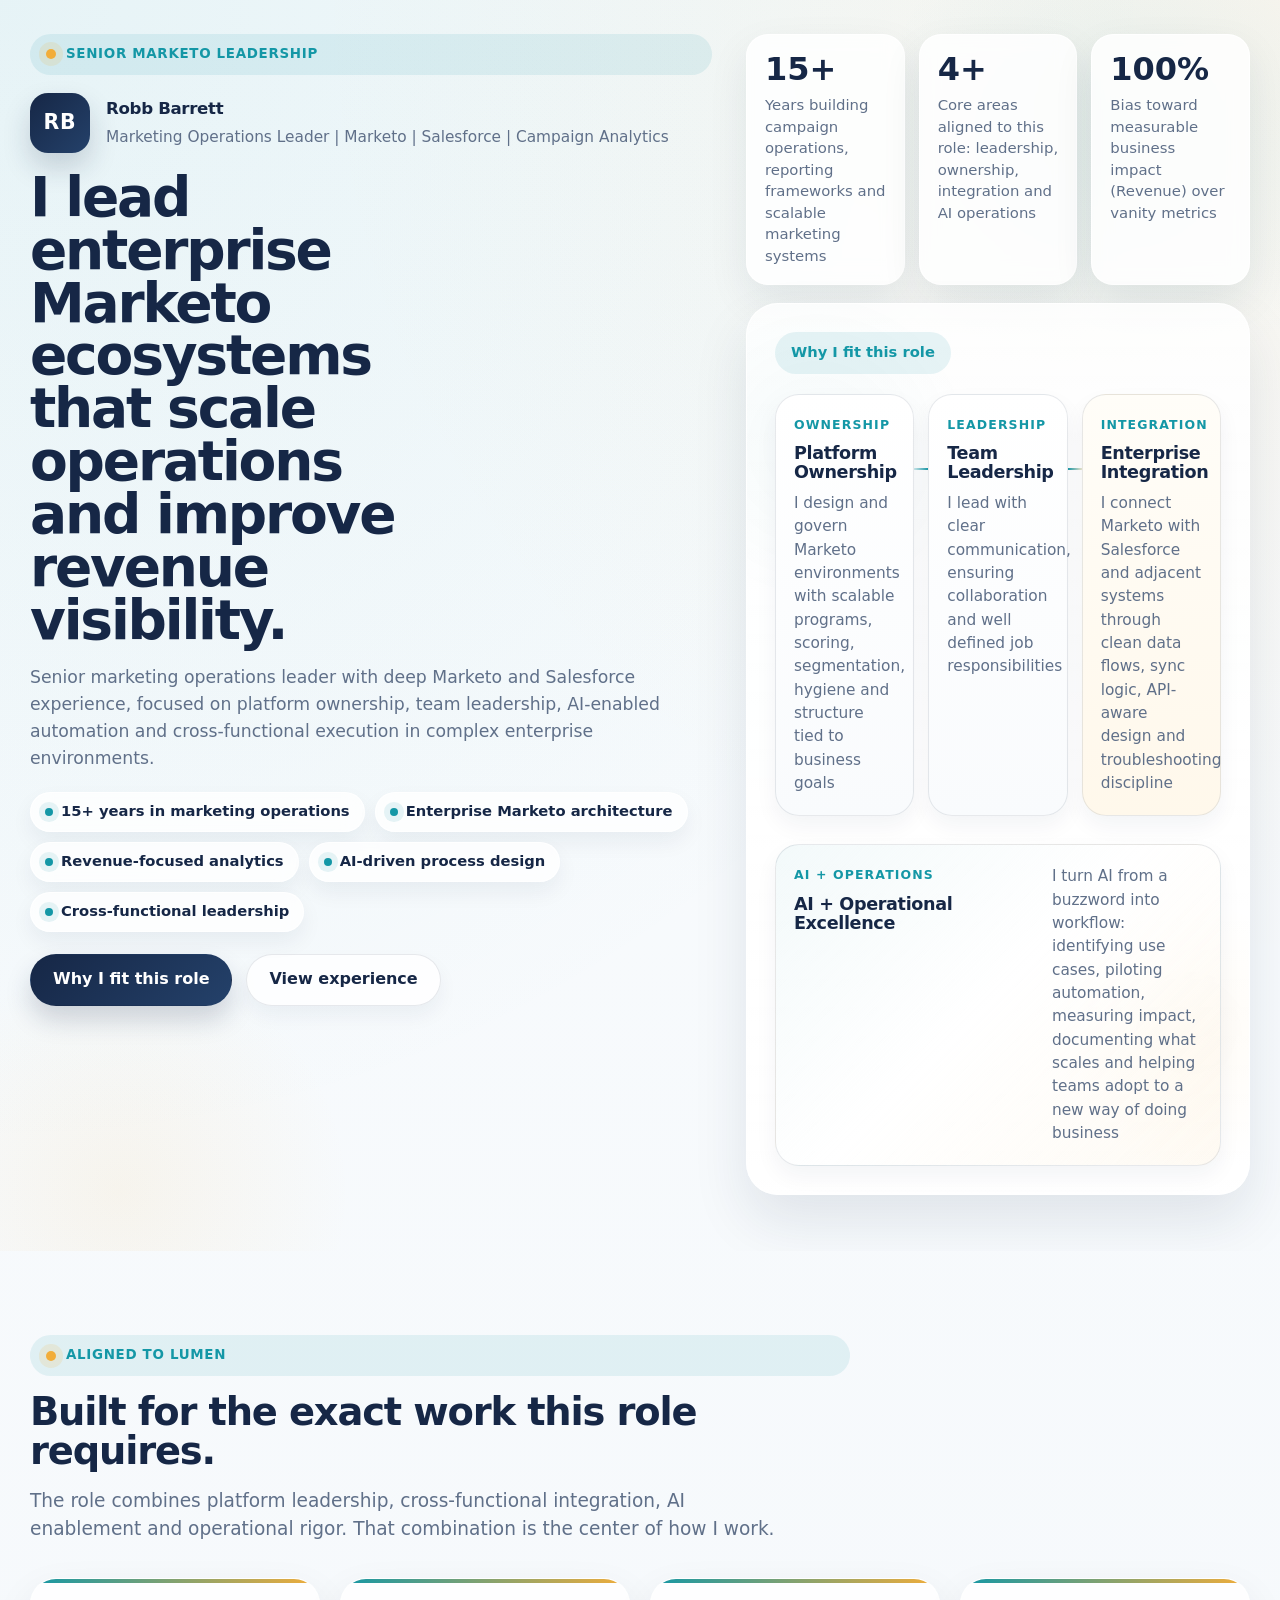
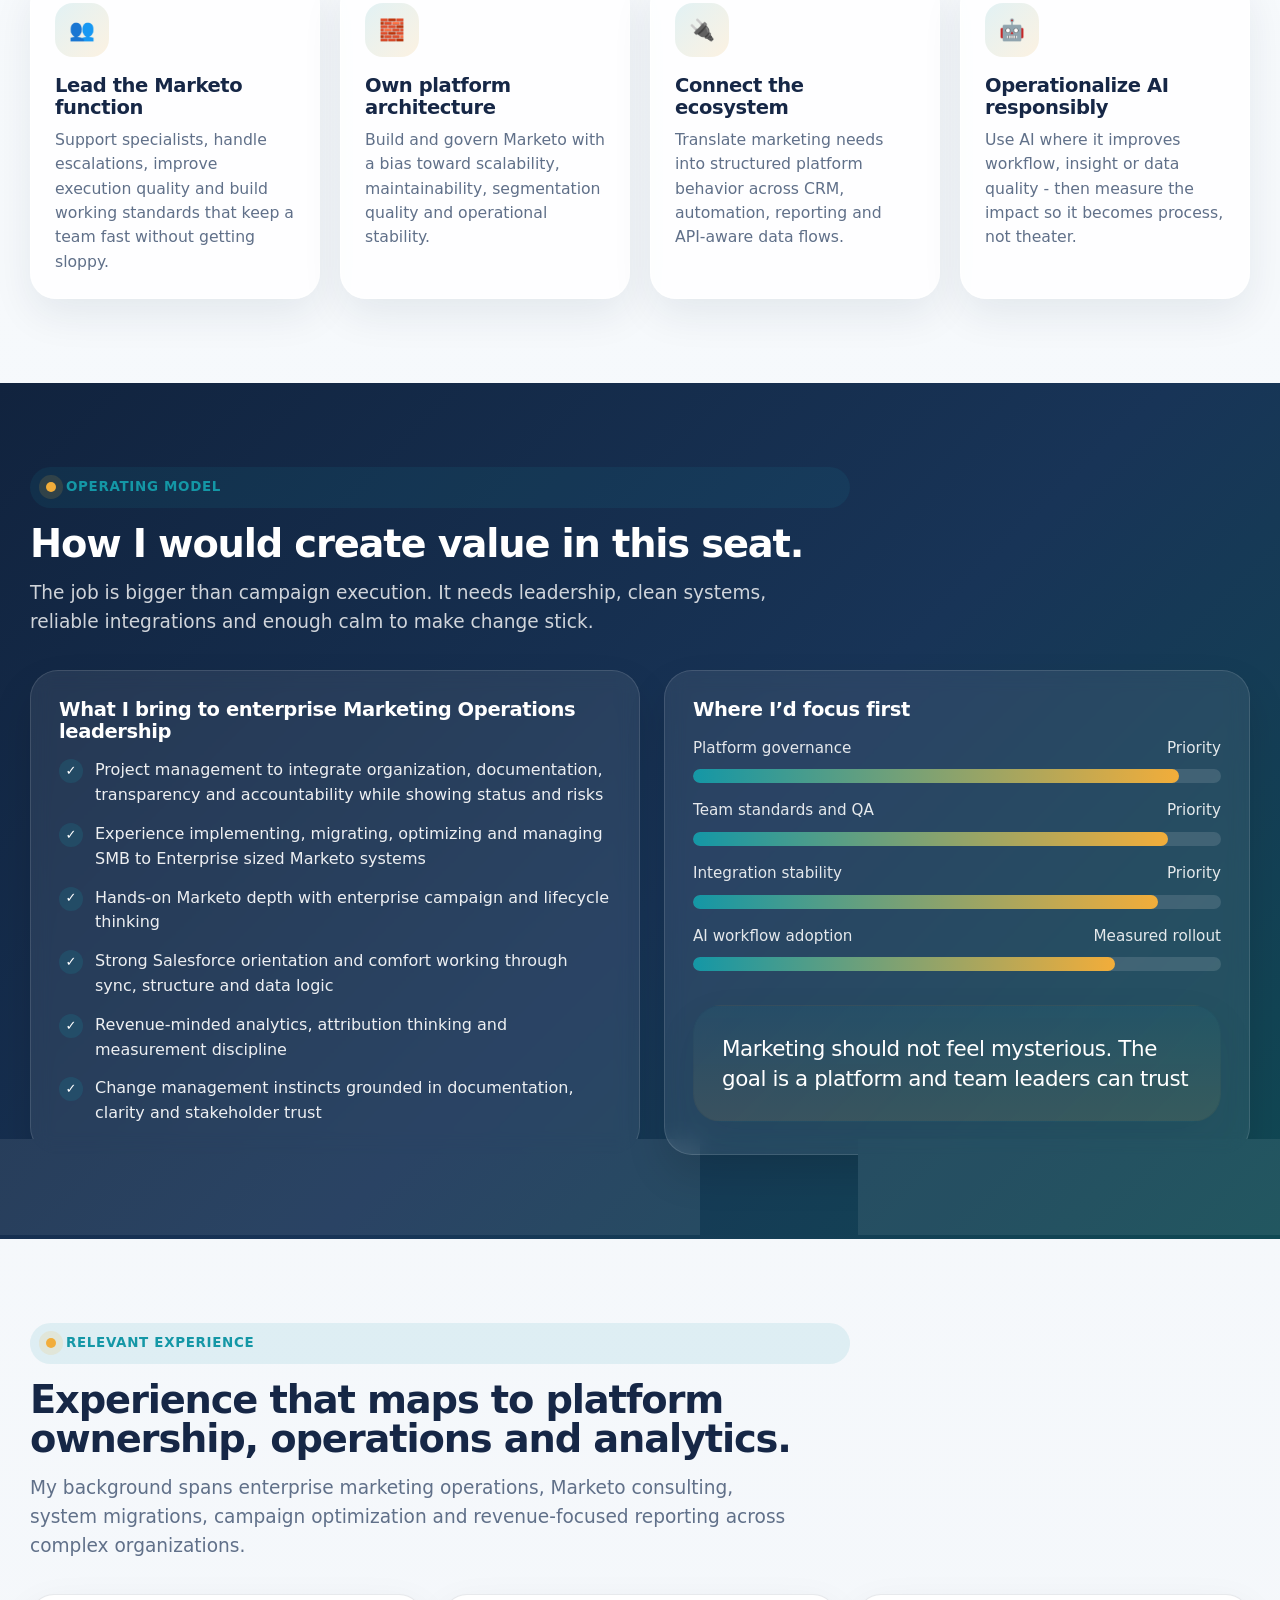
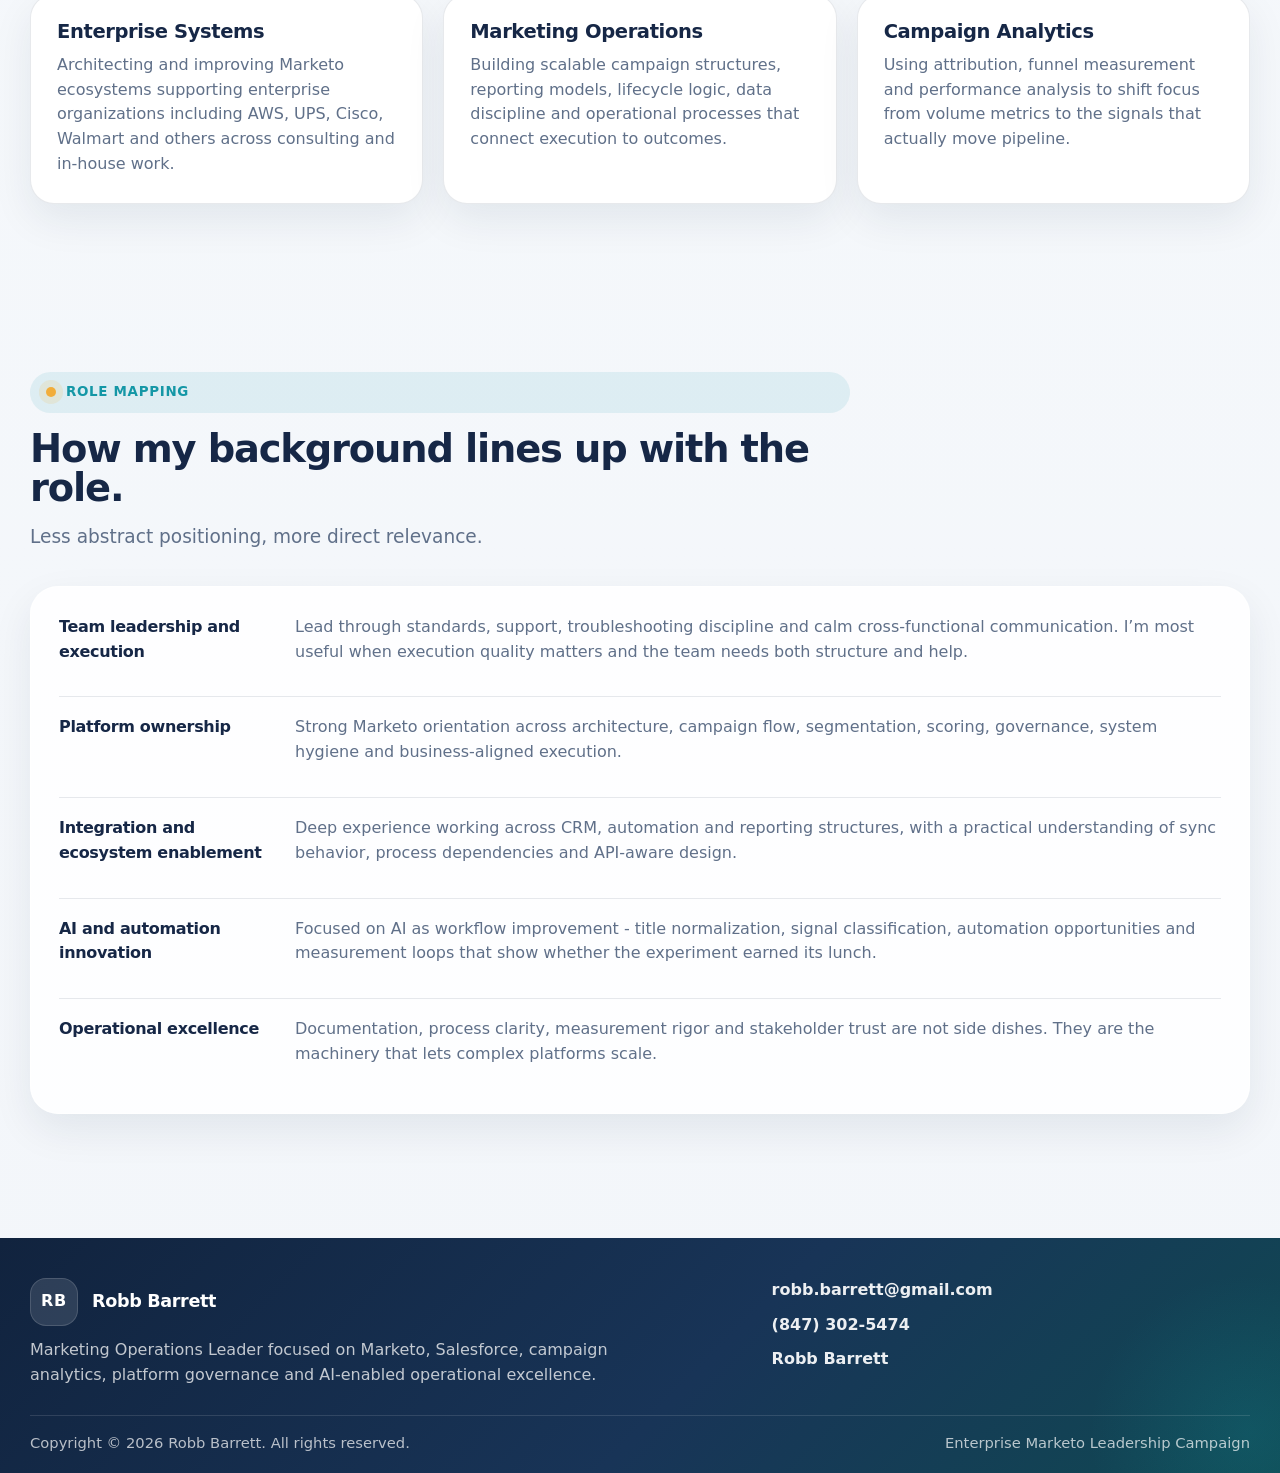
<file: lumen2.html>
<!DOCTYPE html>
<html lang="en">
<head>
  <meta charset="UTF-8" />
  <meta name="viewport" content="width=device-width, initial-scale=1.0" />
  <title>Robb Barrett | Senior Marketo Leadership</title>
  <meta
    name="description"
    content="Robb Barrett - enterprise Marketo leader focused on platform ownership, Salesforce integration, AI-enabled automation and revenue-focused marketing operations."
  />

<link rel="icon" type="image/png" sizes="32x32" href="favicon.png">
  <style>
    :root{
      --bg:#f5f8fb;
      --bg-soft:#eef4f7;
      --surface:#ffffff;
      --surface-soft:rgba(255,255,255,.84);
      --primary:#162746;
      --secondary:#1497a6;
      --tertiary:#f2ad3a;
      --ink:#162746;
      --muted:#607089;
      --line:rgba(22,39,70,.10);
      --line-strong:rgba(22,39,70,.16);
      --shadow:0 16px 40px rgba(18,34,60,.08);
      --shadow-lg:0 28px 60px rgba(18,34,60,.14);
      --radius:28px;
      --max:1220px;
    }

    *{box-sizing:border-box}
    html{scroll-behavior:smooth}

    body{
      margin:0;
      font-family: Inter, ui-sans-serif, system-ui, -apple-system, Segoe UI, Roboto, Helvetica, Arial, sans-serif;
      color:var(--ink);
      line-height:1.55;
      background:
        radial-gradient(circle at top left, rgba(20,151,166,.08), transparent 24%),
        radial-gradient(circle at top right, rgba(242,173,58,.08), transparent 20%),
        linear-gradient(180deg, #f8fbfd 0%, #f3f6fa 100%);
      overflow-x:hidden;
    }

    a{
      color:inherit;
      text-decoration:none;
    }

    .container{
      width:min(var(--max), calc(100% - 40px));
      margin:0 auto;
    }

    .section{
      padding:84px 0;
      position:relative;
    }

    .eyebrow{
      display:inline-flex;
      align-items:center;
      gap:10px;
      padding:10px 16px;
      border-radius:999px;
      background:rgba(20,151,166,.10);
      color:var(--secondary);
      font-weight:800;
      font-size:.84rem;
      letter-spacing:.05em;
      text-transform:uppercase;
    }

    .eyebrow::before{
      content:"";
      width:10px;
      height:10px;
      border-radius:50%;
      background:var(--tertiary);
      box-shadow:0 0 0 7px rgba(242,173,58,.14);
      flex:none;
    }

    h1,h2,h3,h4,p{
      margin:0;
    }

    h1{
      font-size:clamp(2.2rem, 4.3vw, 4.5rem);
      line-height:.96;
      letter-spacing:-.04em;
      max-width:10.8ch;
    }

    h2{
      font-size:clamp(1.9rem, 3vw, 3rem);
      line-height:1.02;
      letter-spacing:-.03em;
    }

    h3{
      font-size:1.22rem;
      line-height:1.1;
      letter-spacing:-.02em;
    }

    .lede{
      font-size:clamp(1.03rem, 1.6vw, 1.16rem);
      color:var(--muted);
      max-width:760px;
    }

    .muted{
      color:var(--muted);
    }

    .hero{
      padding:34px 0 56px;
      position:relative;
      overflow:hidden;
    }

    .hero::before{
      content:"";
      position:absolute;
      top:-120px;
      right:-100px;
      width:520px;
      height:520px;
      background:radial-gradient(circle, rgba(20,151,166,.08) 0%, rgba(20,151,166,0) 68%);
      pointer-events:none;
      animation:floatA 12s ease-in-out infinite alternate;
    }

    .hero::after{
      content:"";
      position:absolute;
      left:-120px;
      bottom:-180px;
      width:480px;
      height:480px;
      background:radial-gradient(circle, rgba(242,173,58,.08) 0%, rgba(242,173,58,0) 68%);
      pointer-events:none;
      animation:floatB 14s ease-in-out infinite alternate;
    }

    @keyframes floatA{
      from{transform:translate3d(0,0,0) scale(1)}
      to{transform:translate3d(-20px,16px,0) scale(1.06)}
    }

    @keyframes floatB{
      from{transform:translate3d(0,0,0) scale(1)}
      to{transform:translate3d(24px,-18px,0) scale(1.08)}
    }

    .hero-grid{
      display:grid;
      grid-template-columns:minmax(0, 1.15fr) minmax(360px, .85fr);
      gap:34px;
      align-items:start;
      position:relative;
      z-index:1;
    }

    .hero-copy{
      display:flex;
      flex-direction:column;
      gap:18px;
      min-width:0;
    }

    .nameplate{
      display:flex;
      align-items:center;
      gap:16px;
      flex-wrap:wrap;
    }

    .monogram{
      width:60px;
      height:60px;
      border-radius:18px;
      display:grid;
      place-items:center;
      background:linear-gradient(135deg, var(--primary), #24416a);
      color:#fff;
      font-weight:900;
      font-size:1.28rem;
      letter-spacing:.04em;
      box-shadow:0 14px 28px rgba(22,39,70,.18);
      flex:none;
    }

    .identity{
      display:flex;
      flex-direction:column;
      gap:4px;
    }

    .identity strong{
      font-size:1.04rem;
      letter-spacing:-.02em;
    }

    .identity span{
      color:var(--muted);
      font-size:.96rem;
    }

    .sub{
      font-size:1.08rem;
      color:var(--muted);
      max-width:760px;
    }

    .proof-chips{
      display:flex;
      flex-wrap:wrap;
      gap:10px;
      margin-top:2px;
    }

    .chip{
      display:inline-flex;
      align-items:center;
      gap:8px;
      min-height:40px;
      padding:0 14px;
      border-radius:999px;
      background:rgba(255,255,255,.78);
      border:1px solid rgba(255,255,255,.84);
      box-shadow:0 10px 22px rgba(22,39,70,.06);
      backdrop-filter:blur(10px);
      font-weight:700;
      color:var(--primary);
      font-size:.92rem;
    }

    .chip::before{
      content:"";
      width:8px;
      height:8px;
      border-radius:50%;
      background:var(--secondary);
      box-shadow:0 0 0 6px rgba(20,151,166,.10);
      flex:none;
    }

    .cta-row{
      display:flex;
      flex-wrap:wrap;
      gap:14px;
      margin-top:4px;
    }

    .btn{
      display:inline-flex;
      align-items:center;
      justify-content:center;
      min-height:52px;
      padding:0 22px;
      border-radius:999px;
      font-weight:800;
      transition:.28s ease;
      border:1px solid transparent;
      cursor:pointer;
    }

    .btn-primary{
      background:linear-gradient(135deg, var(--primary), #24416a);
      color:#fff;
      box-shadow:0 14px 26px rgba(22,39,70,.18);
    }

    .btn-primary:hover{
      transform:translateY(-2px);
      box-shadow:0 20px 34px rgba(22,39,70,.24);
    }

    .btn-secondary{
      background:rgba(255,255,255,.82);
      border-color:var(--line);
      color:var(--primary);
      box-shadow:0 10px 20px rgba(22,39,70,.05);
    }

    .btn-secondary:hover{
      transform:translateY(-2px);
      box-shadow:var(--shadow);
    }

    .hero-rail{
      display:grid;
      gap:18px;
      min-width:0;
    }

    .stats-rail{
      display:grid;
      grid-template-columns:repeat(3, 1fr);
      gap:14px;
    }

    .stat{
      background:var(--surface-soft);
      border:1px solid rgba(255,255,255,.84);
      border-radius:22px;
      box-shadow:var(--shadow);
      padding:18px 18px 16px;
      backdrop-filter:blur(10px);
      min-height:128px;
      display:flex;
      flex-direction:column;
      justify-content:flex-start;
    }

    .stat .num{
      font-size:2rem;
      line-height:1;
      font-weight:900;
      margin-bottom:10px;
      color:var(--primary);
    }

    .stat p{
      color:var(--muted);
      font-size:.93rem;
      line-height:1.45;
    }

    .fit-card{
      background:linear-gradient(180deg, rgba(255,255,255,.84), rgba(255,255,255,.96));
      border:1px solid rgba(255,255,255,.88);
      border-radius:32px;
      box-shadow:0 26px 56px rgba(22,39,70,.10);
      padding:28px;
      position:relative;
      overflow:hidden;
    }

    .fit-card::before{
      content:"";
      position:absolute;
      inset:0;
      background:
        radial-gradient(circle at 14% 16%, rgba(20,151,166,.04), transparent 18%),
        radial-gradient(circle at 88% 82%, rgba(242,173,58,.05), transparent 16%);
      pointer-events:none;
    }

    .fit-header{
      position:relative;
      z-index:1;
      display:inline-flex;
      align-items:center;
      justify-content:center;
      min-height:42px;
      padding:0 16px;
      border-radius:999px;
      background:rgba(20,151,166,.10);
      color:var(--secondary);
      font-weight:800;
      font-size:.92rem;
      margin-bottom:20px;
    }

    .fit-grid{
      position:relative;
      z-index:1;
      display:grid;
      grid-template-columns:repeat(3, minmax(0,1fr));
      gap:14px;
      align-items:stretch;
    }

    .fit-grid::before,
    .fit-grid::after{
      content:"";
      position:absolute;
      top:74px;
      height:2px;
      background:linear-gradient(90deg, rgba(20,151,166,.14), var(--secondary), rgba(242,173,58,.24));
      border-radius:999px;
      z-index:0;
    }

    .fit-grid::before{
      left:31%;
      width:7%;
    }

    .fit-grid::after{
      right:31%;
      width:7%;
    }

    .fit-block{
      position:relative;
      z-index:1;
      background:linear-gradient(180deg, #ffffff 0%, #f9fbfd 100%);
      border:1px solid var(--line);
      border-radius:24px;
      padding:20px 18px;
      box-shadow:0 10px 22px rgba(22,39,70,.05);
      min-height:182px;
      transition:transform .28s ease, box-shadow .28s ease;
    }

    .fit-block:hover{
      transform:translateY(-4px);
      box-shadow:0 16px 30px rgba(22,39,70,.09);
    }

    .fit-block.alt{
      background:linear-gradient(180deg, #fffdf8 0%, #fff8eb 100%);
    }

    .fit-block span{
      display:block;
      font-size:.78rem;
      font-weight:900;
      letter-spacing:.09em;
      text-transform:uppercase;
      color:var(--secondary);
      margin-bottom:10px;
    }

    .fit-block h4{
      font-size:1.1rem;
      line-height:1.08;
      letter-spacing:-.02em;
      margin:0 0 10px;
    }

    .fit-block p{
      font-size:.96rem;
      line-height:1.52;
      color:var(--muted);
    }

    .fit-block.full{
      margin-top:14px;
      grid-column:1 / -1;
      min-height:auto;
      display:grid;
      grid-template-columns:240px 1fr;
      gap:18px;
      align-items:start;
      background:linear-gradient(135deg, rgba(20,151,166,.05), rgba(255,255,255,.98) 48%, rgba(242,173,58,.06));
    }

    .section-head{
      display:flex;
      flex-direction:column;
      gap:16px;
      max-width:820px;
      margin-bottom:34px;
    }

    .grid-4{
      display:grid;
      grid-template-columns:repeat(4,1fr);
      gap:20px;
    }

    .card{
      background:rgba(255,255,255,.82);
      border:1px solid rgba(255,255,255,.86);
      border-radius:26px;
      box-shadow:var(--shadow);
      padding:24px;
      position:relative;
      overflow:hidden;
      transition:transform .28s ease, box-shadow .28s ease;
    }

    .card::before{
      content:"";
      position:absolute;
      inset:0 0 auto 0;
      height:4px;
      background:linear-gradient(90deg, var(--secondary), var(--tertiary));
    }

    .card:hover{
      transform:translateY(-5px);
      box-shadow:var(--shadow-lg);
    }

    .icon{
      width:54px;
      height:54px;
      border-radius:18px;
      display:grid;
      place-items:center;
      font-size:1.3rem;
      margin-bottom:18px;
      color:var(--primary);
      background:linear-gradient(135deg, rgba(20,151,166,.12), rgba(242,173,58,.15));
    }

    .card p{
      color:var(--muted);
      margin-top:10px;
      font-size:.98rem;
    }

    .band{
      background:linear-gradient(135deg, #11233e 0%, #183457 55%, #104953 100%);
      color:#fff;
      overflow:hidden;
    }

    .band .lede,
    .band .muted{
      color:rgba(255,255,255,.80);
    }

    .impact-grid{
      display:grid;
      grid-template-columns:1.02fr .98fr;
      gap:24px;
      margin-top:34px;
    }

    .panel{
      border-radius:28px;
      padding:28px;
      background:rgba(255,255,255,.08);
      border:1px solid rgba(255,255,255,.12);
      backdrop-filter:blur(10px);
      box-shadow:0 20px 40px rgba(0,0,0,.12);
    }

    .list{
      display:grid;
      gap:14px;
      margin-top:16px;
    }

    .list-item{
      display:grid;
      grid-template-columns:24px 1fr;
      gap:12px;
      align-items:start;
      color:rgba(255,255,255,.92);
    }

    .tick{
      width:24px;
      height:24px;
      border-radius:50%;
      display:grid;
      place-items:center;
      background:rgba(20,151,166,.18);
      color:#fff;
      font-size:.82rem;
      font-weight:900;
      margin-top:1px;
    }

    .bar-wrap{
      display:grid;
      gap:9px;
      margin-top:16px;
    }

    .bar-label{
      display:flex;
      justify-content:space-between;
      gap:14px;
      font-size:.95rem;
      color:rgba(255,255,255,.88);
    }

    .bar{
      height:14px;
      border-radius:999px;
      background:rgba(255,255,255,.12);
      overflow:hidden;
    }

    .bar > span{
      display:block;
      height:100%;
      border-radius:inherit;
      background:linear-gradient(90deg, var(--secondary), var(--tertiary));
      transform-origin:left center;
      animation:grow 1.25s ease both;
    }

    @keyframes grow{
      from{transform:scaleX(.08); opacity:.4}
      to{transform:scaleX(1); opacity:1}
    }

    .proof-grid{
      display:grid;
      grid-template-columns:repeat(3,1fr);
      gap:20px;
    }

    .proof-card{
      background:#fff;
      border:1px solid var(--line);
      border-radius:24px;
      box-shadow:var(--shadow);
      padding:26px;
      transition:transform .28s ease, box-shadow .28s ease;
    }

    .proof-card:hover{
      transform:translateY(-4px);
      box-shadow:var(--shadow-lg);
    }

    .proof-card h3{
      margin-bottom:10px;
    }

    .proof-card p{
      color:var(--muted);
    }

    .role-card{
      background:rgba(255,255,255,.84);
      border:1px solid rgba(255,255,255,.90);
      border-radius:28px;
      box-shadow:var(--shadow);
      padding:28px;
    }

    .role-map{
      display:grid;
      gap:14px;
    }

    .role-row{
      display:grid;
      grid-template-columns:220px 1fr;
      gap:16px;
      align-items:start;
      padding:18px 0;
      border-top:1px solid var(--line);
    }

    .role-row:first-child{
      border-top:none;
      padding-top:0;
    }

    .role-row strong{
      font-size:1rem;
      letter-spacing:-.02em;
    }

    .quote{
      margin-top:34px;
      background:linear-gradient(180deg, rgba(20,151,166,.07), rgba(242,173,58,.09));
      border:1px solid rgba(22,39,70,.08);
      border-radius:28px;
      padding:28px;
      box-shadow:var(--shadow);
      font-size:clamp(1.12rem, 2vw, 1.34rem);
      line-height:1.38;
      letter-spacing:-.02em;
    }

    .footer{
      margin-top:40px;
      background:linear-gradient(135deg, #11233e 0%, #183457 55%, #104953 100%);
      color:#fff;
      position:relative;
      overflow:hidden;
    }

    .footer::before{
      content:"";
      position:absolute;
      inset:auto -10% -120px auto;
      width:320px;
      height:320px;
      background:radial-gradient(circle, rgba(20,151,166,.18) 0%, rgba(20,151,166,0) 70%);
      pointer-events:none;
    }

    .footer-inner{
      padding:40px 0 18px;
      position:relative;
      z-index:1;
    }

    .footer-grid{
      display:grid;
      grid-template-columns:1.2fr .8fr;
      gap:24px;
      align-items:start;
      margin-bottom:28px;
    }

    .footer-brand{
      display:flex;
      flex-direction:column;
      gap:12px;
      max-width:700px;
    }

    .footer-brand-top{
      display:flex;
      align-items:center;
      gap:14px;
      flex-wrap:wrap;
    }

    .footer-monogram{
      width:48px;
      height:48px;
      border-radius:16px;
      display:grid;
      place-items:center;
      background:rgba(255,255,255,.12);
      border:1px solid rgba(255,255,255,.14);
      font-weight:900;
      letter-spacing:.04em;
    }

    .footer-title{
      font-size:1.1rem;
      font-weight:800;
      letter-spacing:-.02em;
    }

    .footer-sub{
      color:rgba(255,255,255,.74);
      max-width:640px;
    }

    .footer-contact{
      display:grid;
      gap:10px;
      justify-items:start;
    }

    .footer-contact a,
    .footer-contact div{
      color:rgba(255,255,255,.92);
      font-weight:600;
    }

    .footer-bottom{
      border-top:1px solid rgba(255,255,255,.12);
      padding-top:16px;
      display:flex;
      justify-content:space-between;
      align-items:center;
      gap:18px;
      flex-wrap:wrap;
      color:rgba(255,255,255,.70);
      font-size:.92rem;
    }

    .reveal{
      opacity:0;
      transform:translateY(24px);
      transition:opacity .72s ease, transform .72s ease;
    }

    .reveal.is-visible{
      opacity:1;
      transform:none;
    }

    @media (max-width: 1200px){
      .hero-grid{
        grid-template-columns:1fr;
      }

      .stats-rail{
        grid-template-columns:repeat(3,1fr);
      }
    }

    @media (max-width: 1080px){
      .grid-4{
        grid-template-columns:repeat(2,1fr);
      }

      .impact-grid,
      .proof-grid,
      .footer-grid{
        grid-template-columns:1fr;
      }

      .fit-grid{
        grid-template-columns:1fr;
      }

      .fit-grid::before,
      .fit-grid::after{
        display:none;
      }

      .fit-block.full{
        grid-template-columns:1fr;
      }
    }

    @media (max-width: 760px){
      .container{
        width:min(var(--max), calc(100% - 24px));
      }

      h1{
        font-size:clamp(2rem, 7vw, 3.1rem);
        max-width:11ch;
      }

      .stats-rail,
      .grid-4,
      .proof-grid{
        grid-template-columns:1fr;
      }

      .role-row{
        grid-template-columns:1fr;
        gap:8px;
      }

      .footer-inner{
        padding:32px 0 18px;
      }

      .footer-bottom{
        align-items:flex-start;
      }
    }
  </style>
</head>
<body>

  <section class="hero" id="top">
    <div class="container hero-grid">
      <div class="hero-copy reveal">
        <div class="eyebrow">Senior Marketo Leadership</div>

        <div class="nameplate">
          <div class="monogram">RB</div>
          <div class="identity">
            <strong>Robb Barrett</strong>
            <span>Marketing Operations Leader | Marketo | Salesforce | Campaign Analytics</span>
          </div>
        </div>

        <h1>I lead enterprise Marketo ecosystems that scale operations and improve revenue visibility.</h1>

        <p class="sub">
          Senior marketing operations leader with deep Marketo and Salesforce experience, focused on platform ownership, team leadership, AI-enabled automation and cross-functional execution in complex enterprise environments.
        </p>

        <div class="proof-chips">
          <div class="chip">15+ years in marketing operations</div>
          <div class="chip">Enterprise Marketo architecture</div>
          <div class="chip">Revenue-focused analytics</div>
          <div class="chip">AI-driven process design</div>
          <div class="chip">Cross-functional leadership</div>
        </div>

        <div class="cta-row">
          <a href="#fit" class="btn btn-primary">Why I fit this role</a>
          <a href="#experience" class="btn btn-secondary">View experience</a>
        </div>
      </div>

      <div class="hero-rail reveal">
        <div class="stats-rail">
          <div class="stat">
            <div class="num" data-count="15">0</div>
            <p>Years building campaign operations, reporting frameworks and scalable marketing systems</p>
          </div>

          <div class="stat">
            <div class="num" data-count="4">0</div>
            <p>Core areas aligned to this role: leadership, ownership, integration and AI operations</p>
          </div>

          <div class="stat">
            <div class="num" data-count="100">0</div>
            <p>Bias toward measurable business impact (Revenue) over vanity metrics</p>
          </div>
        </div>

        <div class="fit-card" id="fit">
          <div class="fit-header">Why I fit this role</div>

          <div class="fit-grid">
            <div class="fit-block">
              <span>Ownership</span>
              <h4>Platform Ownership</h4>
              <p>I design and govern Marketo environments with scalable programs, scoring, segmentation, hygiene and structure tied to business goals</p>
            </div>

            <div class="fit-block">
              <span>Leadership</span>
              <h4>Team Leadership</h4>
              <p>I lead with clear communication, ensuring collaboration and well defined job responsibilities</p>
            </div>

            <div class="fit-block alt">
              <span>Integration</span>
              <h4>Enterprise Integration</h4>
              <p>I connect Marketo with Salesforce and adjacent systems through clean data flows, sync logic, API-aware design and troubleshooting discipline</p>
            </div>

            <div class="fit-block full">
              <div>
                <span>AI + Operations</span>
                <h4>AI + Operational Excellence</h4>
              </div>
              <p>I turn AI from a buzzword into workflow: identifying use cases, piloting automation, measuring impact, documenting what scales and helping teams adopt to a new way of doing business</p>
            </div>
          </div>
        </div>
      </div>
    </div>
  </section>

  <section class="section reveal">
    <div class="container">
      <div class="section-head">
        <div class="eyebrow">Aligned to Lumen</div>
        <h2>Built for the exact work this role requires.</h2>
        <p class="lede">
          The role combines platform leadership, cross-functional integration, AI enablement and operational rigor. That combination is the center of how I work.
        </p>
      </div>

      <div class="grid-4">
        <div class="card">
          <div class="icon">👥</div>
          <h3>Lead the Marketo function</h3>
          <p>Support specialists, handle escalations, improve execution quality and build working standards that keep a team fast without getting sloppy.</p>
        </div>

        <div class="card">
          <div class="icon">🧱</div>
          <h3>Own platform architecture</h3>
          <p>Build and govern Marketo with a bias toward scalability, maintainability, segmentation quality and operational stability.</p>
        </div>

        <div class="card">
          <div class="icon">🔌</div>
          <h3>Connect the ecosystem</h3>
          <p>Translate marketing needs into structured platform behavior across CRM, automation, reporting and API-aware data flows.</p>
        </div>

        <div class="card">
          <div class="icon">🤖</div>
          <h3>Operationalize AI responsibly</h3>
          <p>Use AI where it improves workflow, insight or data quality - then measure the impact so it becomes process, not theater.</p>
        </div>
      </div>
    </div>
  </section>

  <section class="section band reveal">
    <div class="container">
      <div class="section-head">
        <div class="eyebrow">Operating Model</div>
        <h2>How I would create value in this seat.</h2>
        <p class="lede">
          The job is bigger than campaign execution. It needs leadership, clean systems, reliable integrations and enough calm to make change stick.
        </p>
      </div>

      <div class="impact-grid">
        <div class="panel">
          <h3>What I bring to enterprise Marketing Operations leadership</h3>
          <div class="list">
           <div class="list-item">
              <div class="tick">✓</div>
              <div>Project management to integrate organization, documentation, transparency and accountability while showing status and risks</div>
            </div>
           <div class="list-item">
              <div class="tick">✓</div>
              <div>Experience implementing, migrating, optimizing and managing SMB to Enterprise sized Marketo systems </div>
            </div>
            <div class="list-item">
              <div class="tick">✓</div>
              <div>Hands-on Marketo depth with enterprise campaign and lifecycle thinking</div>
            </div>
            <div class="list-item">
              <div class="tick">✓</div>
              <div>Strong Salesforce orientation and comfort working through sync, structure and data logic</div>
            </div>
            <div class="list-item">
              <div class="tick">✓</div>
              <div>Revenue-minded analytics, attribution thinking and measurement discipline</div>
            </div>
            <div class="list-item">
              <div class="tick">✓</div>
              <div>Change management instincts grounded in documentation, clarity and stakeholder trust</div>
            </div>
          </div>
        </div>

        <div class="panel">
          <h3>Where I’d focus first</h3>

          <div class="bar-wrap">
            <div class="bar-label"><span>Platform governance</span><span>Priority</span></div>
            <div class="bar"><span style="width:92%"></span></div>
          </div>

          <div class="bar-wrap">
            <div class="bar-label"><span>Team standards and QA</span><span>Priority</span></div>
            <div class="bar"><span style="width:90%"></span></div>
          </div>

          <div class="bar-wrap">
            <div class="bar-label"><span>Integration stability</span><span>Priority</span></div>
            <div class="bar"><span style="width:88%"></span></div>
          </div>

          <div class="bar-wrap">
            <div class="bar-label"><span>AI workflow adoption</span><span>Measured rollout</span></div>
            <div class="bar"><span style="width:80%"></span></div>
          </div>

          <div class="quote">
            Marketing should not feel mysterious. The goal is a platform and team leaders can trust
          </div>
        </div>
      </div>
    </div>
  </section>

  <section class="section reveal" id="experience">
    <div class="container">
      <div class="section-head">
        <div class="eyebrow">Relevant Experience</div>
        <h2>Experience that maps to platform ownership, operations and analytics.</h2>
        <p class="lede">
          My background spans enterprise marketing operations, Marketo consulting, system migrations, campaign optimization and revenue-focused reporting across complex organizations.
        </p>
      </div>

      <div class="proof-grid">
        <div class="proof-card">
          <h3>Enterprise Systems</h3>
          <p>Architecting and improving Marketo ecosystems supporting enterprise organizations including AWS, UPS, Cisco, Walmart and others across consulting and in-house work.</p>
        </div>

        <div class="proof-card">
          <h3>Marketing Operations</h3>
          <p>Building scalable campaign structures, reporting models, lifecycle logic, data discipline and operational processes that connect execution to outcomes.</p>
        </div>

        <div class="proof-card">
          <h3>Campaign Analytics</h3>
          <p>Using attribution, funnel measurement and performance analysis to shift focus from volume metrics to the signals that actually move pipeline.</p>
        </div>
      </div>
    </div>
  </section>

  <section class="section reveal">
    <div class="container">
      <div class="section-head">
        <div class="eyebrow">Role Mapping</div>
        <h2>How my background lines up with the role.</h2>
        <p class="lede">
          Less abstract positioning, more direct relevance.
        </p>
      </div>

      <div class="role-card">
        <div class="role-map">
          <div class="role-row">
            <strong>Team leadership and execution</strong>
            <div class="muted">Lead through standards, support, troubleshooting discipline and calm cross-functional communication. I’m most useful when execution quality matters and the team needs both structure and help.</div>
          </div>

          <div class="role-row">
            <strong>Platform ownership</strong>
            <div class="muted">Strong Marketo orientation across architecture, campaign flow, segmentation, scoring, governance, system hygiene and business-aligned execution.</div>
          </div>

          <div class="role-row">
            <strong>Integration and ecosystem enablement</strong>
            <div class="muted">Deep experience working across CRM, automation and reporting structures, with a practical understanding of sync behavior, process dependencies and API-aware design.</div>
          </div>

          <div class="role-row">
            <strong>AI and automation innovation</strong>
            <div class="muted">Focused on AI as workflow improvement - title normalization, signal classification, automation opportunities and measurement loops that show whether the experiment earned its lunch.</div>
          </div>

          <div class="role-row">
            <strong>Operational excellence</strong>
            <div class="muted">Documentation, process clarity, measurement rigor and stakeholder trust are not side dishes. They are the machinery that lets complex platforms scale.</div>
          </div>
        </div>
      </div>
    </div>
  </section>

  <footer class="footer">
    <div class="container footer-inner">
      <div class="footer-grid">
        <div class="footer-brand">
          <div class="footer-brand-top">
            <div class="footer-monogram">RB</div>
            <div class="footer-title">Robb Barrett</div>
          </div>
          <div class="footer-sub">
            Marketing Operations Leader focused on Marketo, Salesforce, campaign analytics, platform governance and AI-enabled operational excellence.
          </div>
        </div>

        <div class="footer-contact">
          <a href="mailto:robb.barrett@gmail.com">robb.barrett@gmail.com</a>
          <a href="tel:18473025474">(847) 302-5474</a>
          <div>Robb Barrett</div>
        </div>
      </div>

      <div class="footer-bottom">
        <div>Copyright © 2026 Robb Barrett. All rights reserved.</div>
        <div>Enterprise Marketo Leadership Campaign</div>
      </div>
    </div>
  </footer>

  <script>
    const revealEls = document.querySelectorAll('.reveal');

    const revealObserver = new IntersectionObserver((entries) => {
      entries.forEach(entry => {
        if (entry.isIntersecting) {
          entry.target.classList.add('is-visible');
        }
      });
    }, { threshold: 0.14 });

    revealEls.forEach(el => revealObserver.observe(el));

    const counters = document.querySelectorAll('[data-count]');

    const counterObserver = new IntersectionObserver((entries) => {
      entries.forEach(entry => {
        if (!entry.isIntersecting) return;

        const el = entry.target;
        const target = Number(el.dataset.count);
        const duration = 1400;
        const start = performance.now();

        function update(now){
          const progress = Math.min((now - start) / duration, 1);
          const value = Math.floor(progress * target);
          el.textContent = value + (target === 100 ? '%' : '+');
          if (progress < 1) requestAnimationFrame(update);
        }

        requestAnimationFrame(update);
        counterObserver.unobserve(el);
      });
    }, { threshold: 0.4 });

    counters.forEach(counter => counterObserver.observe(counter));
  </script>
</body>
</html>
</file>
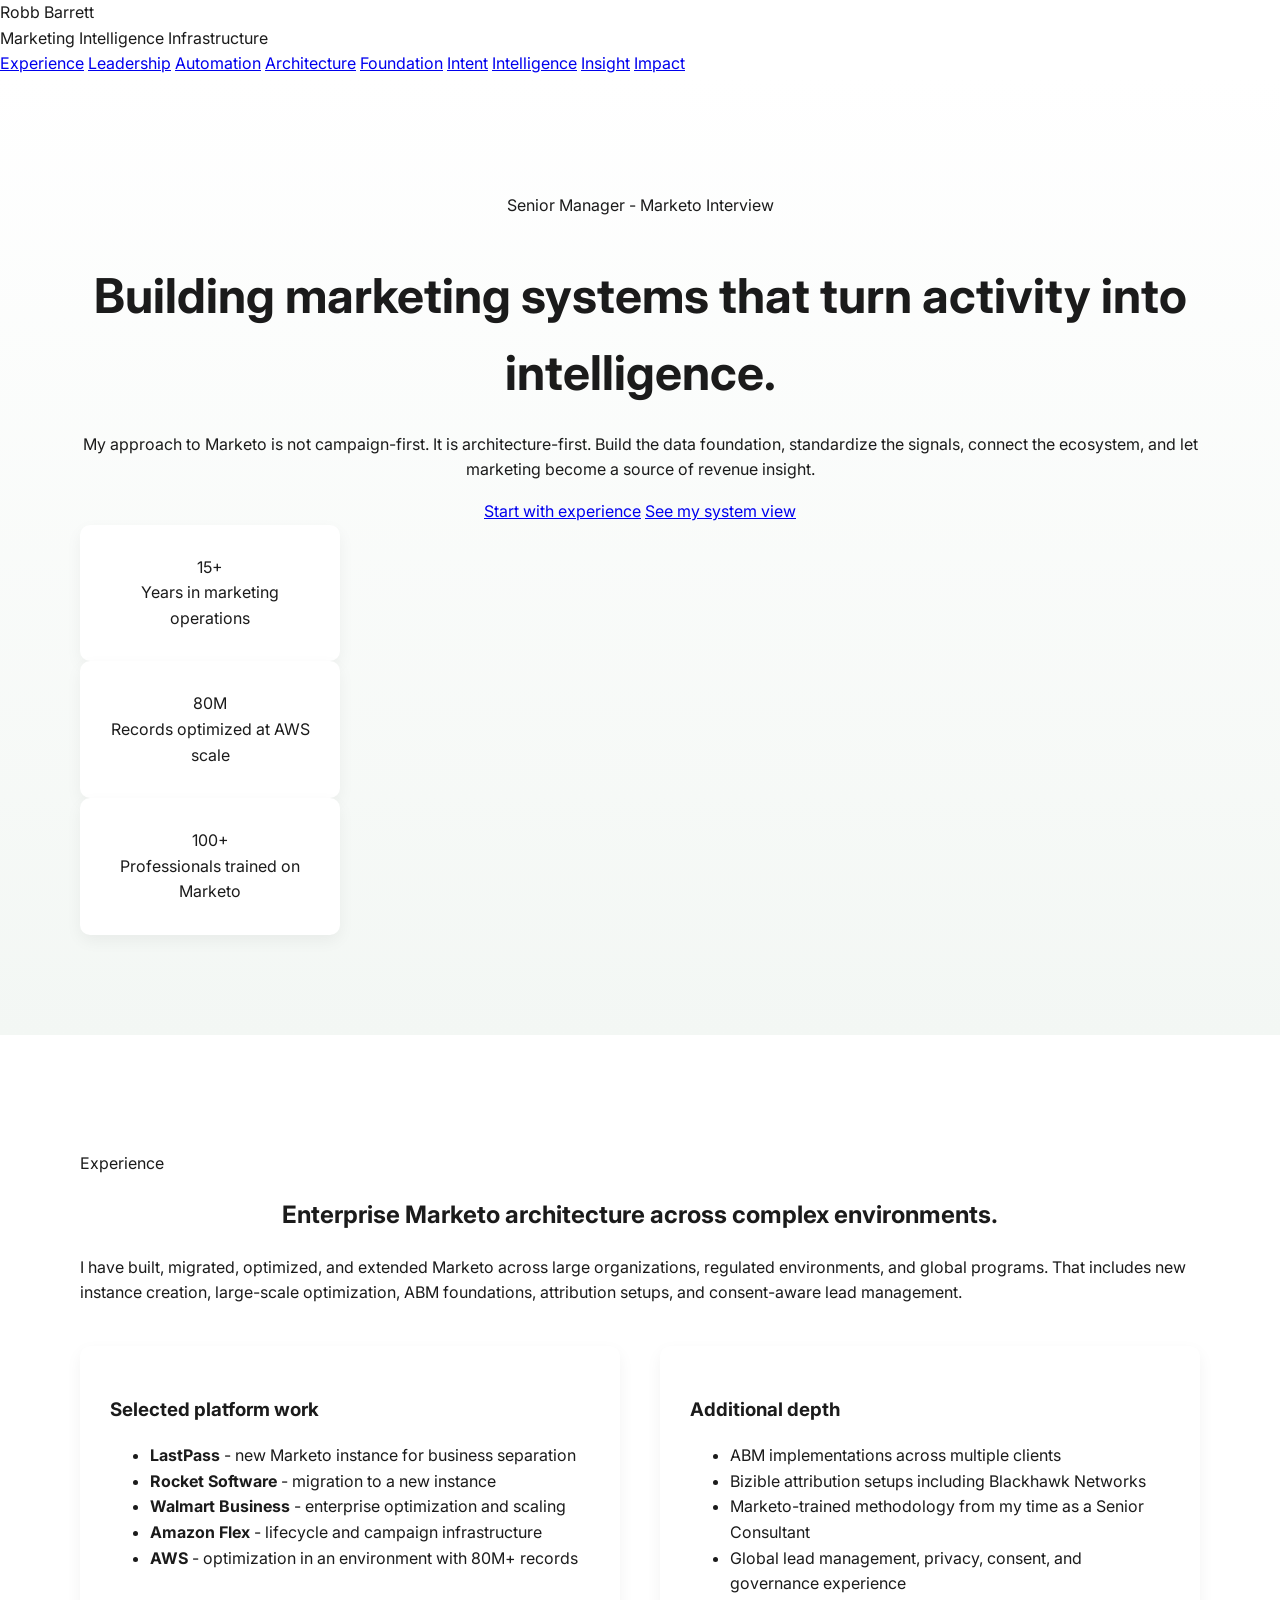
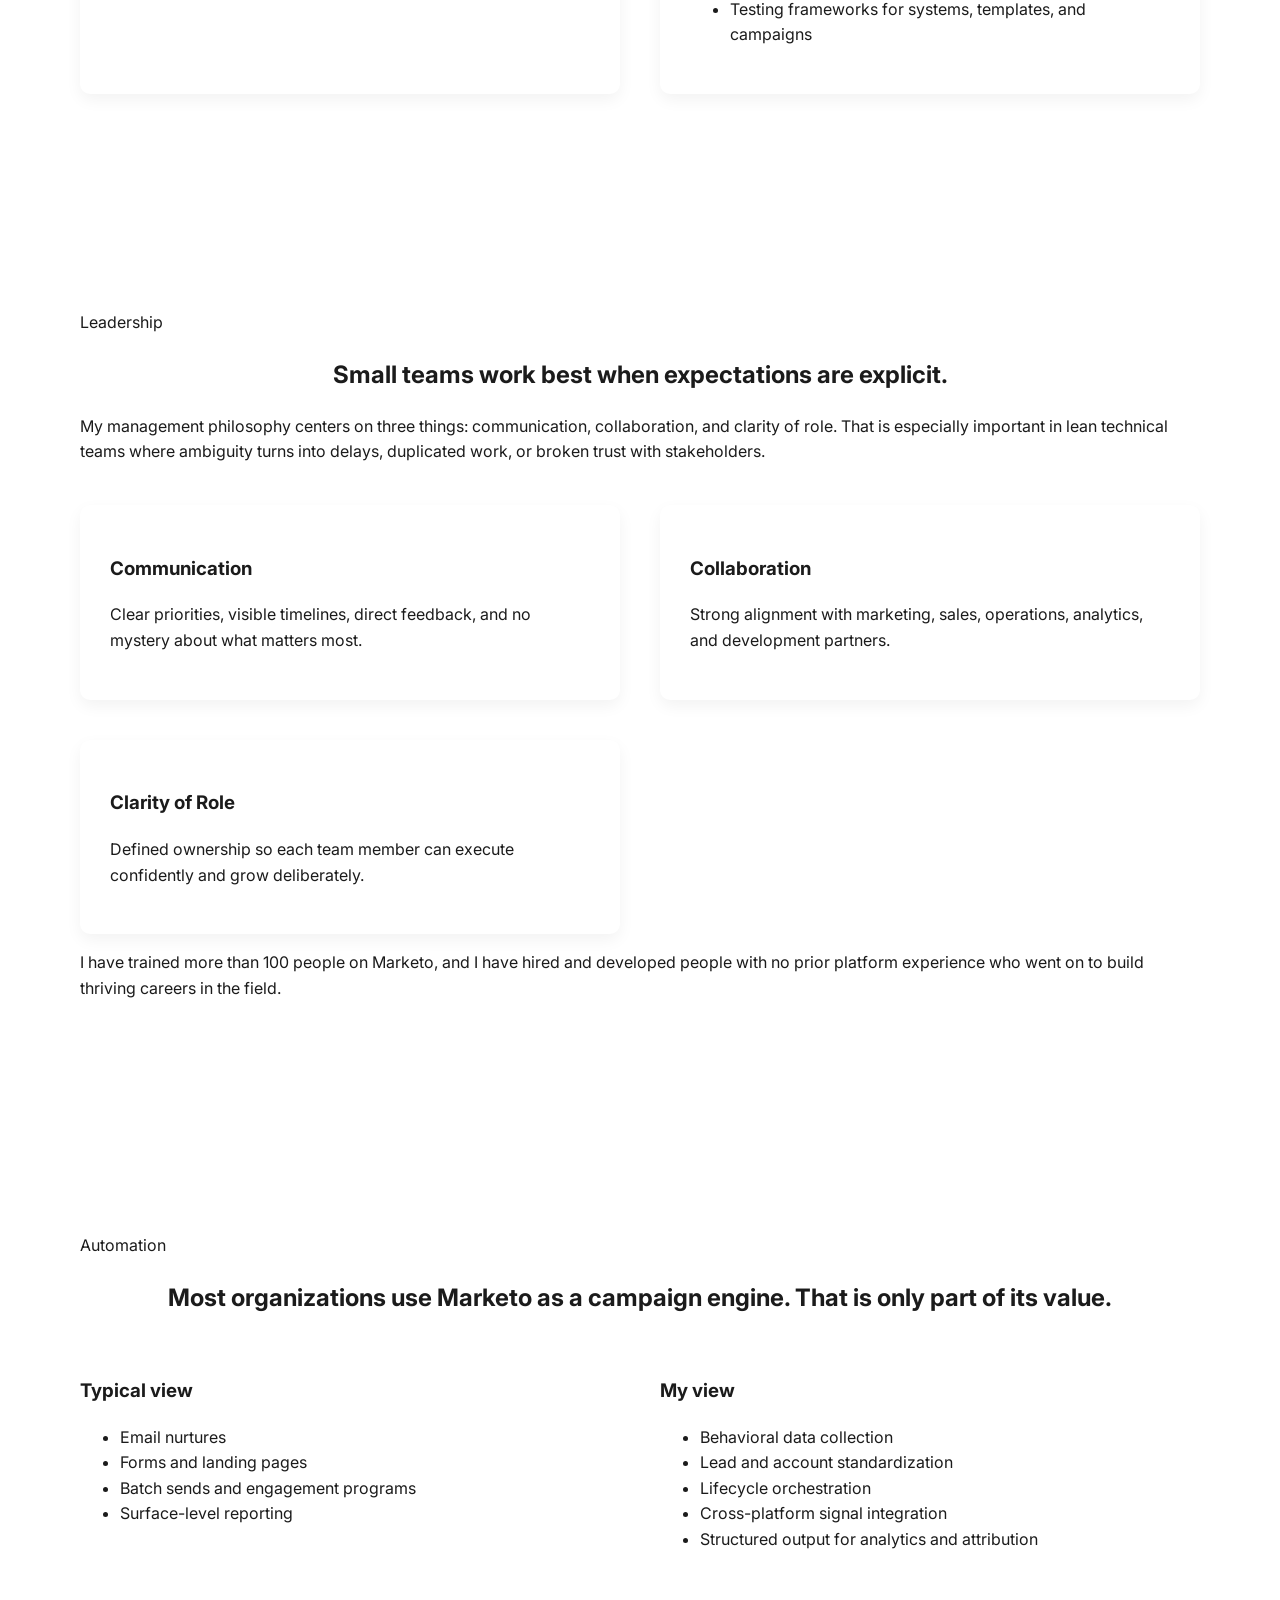
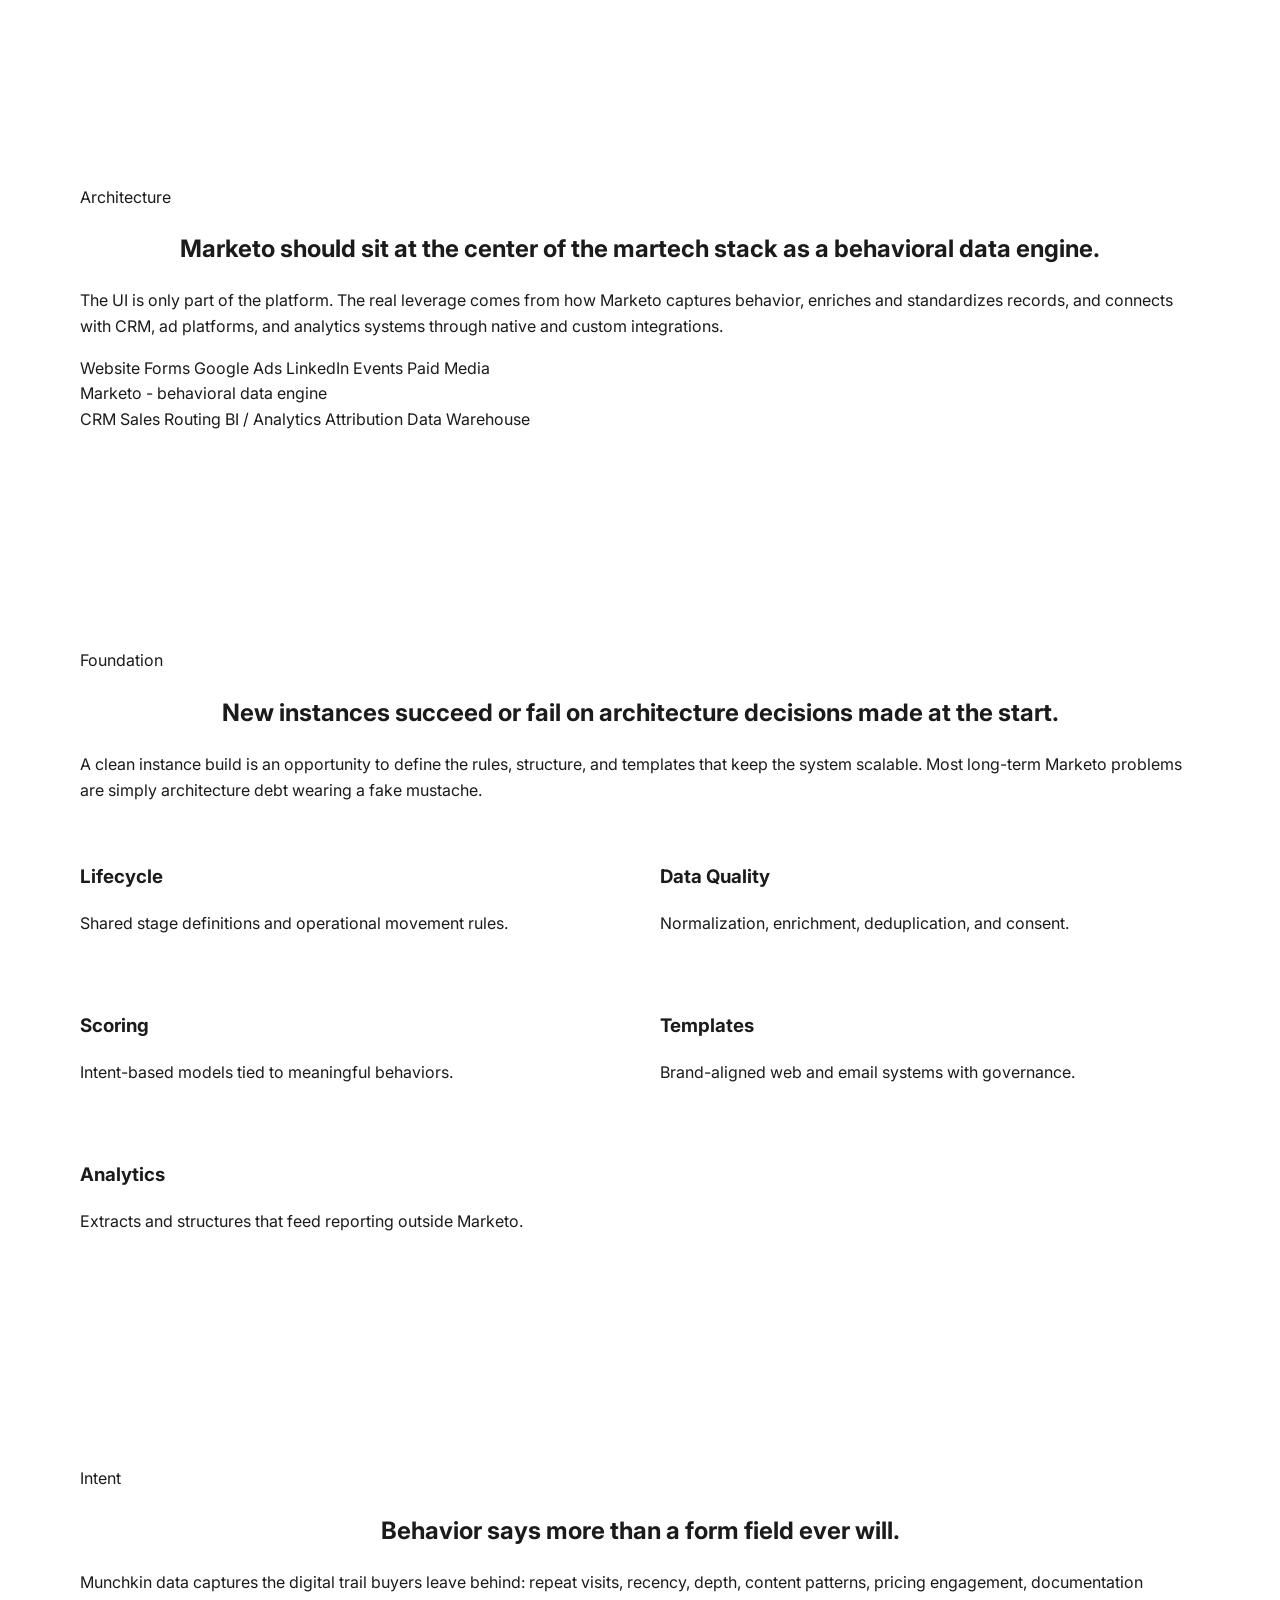
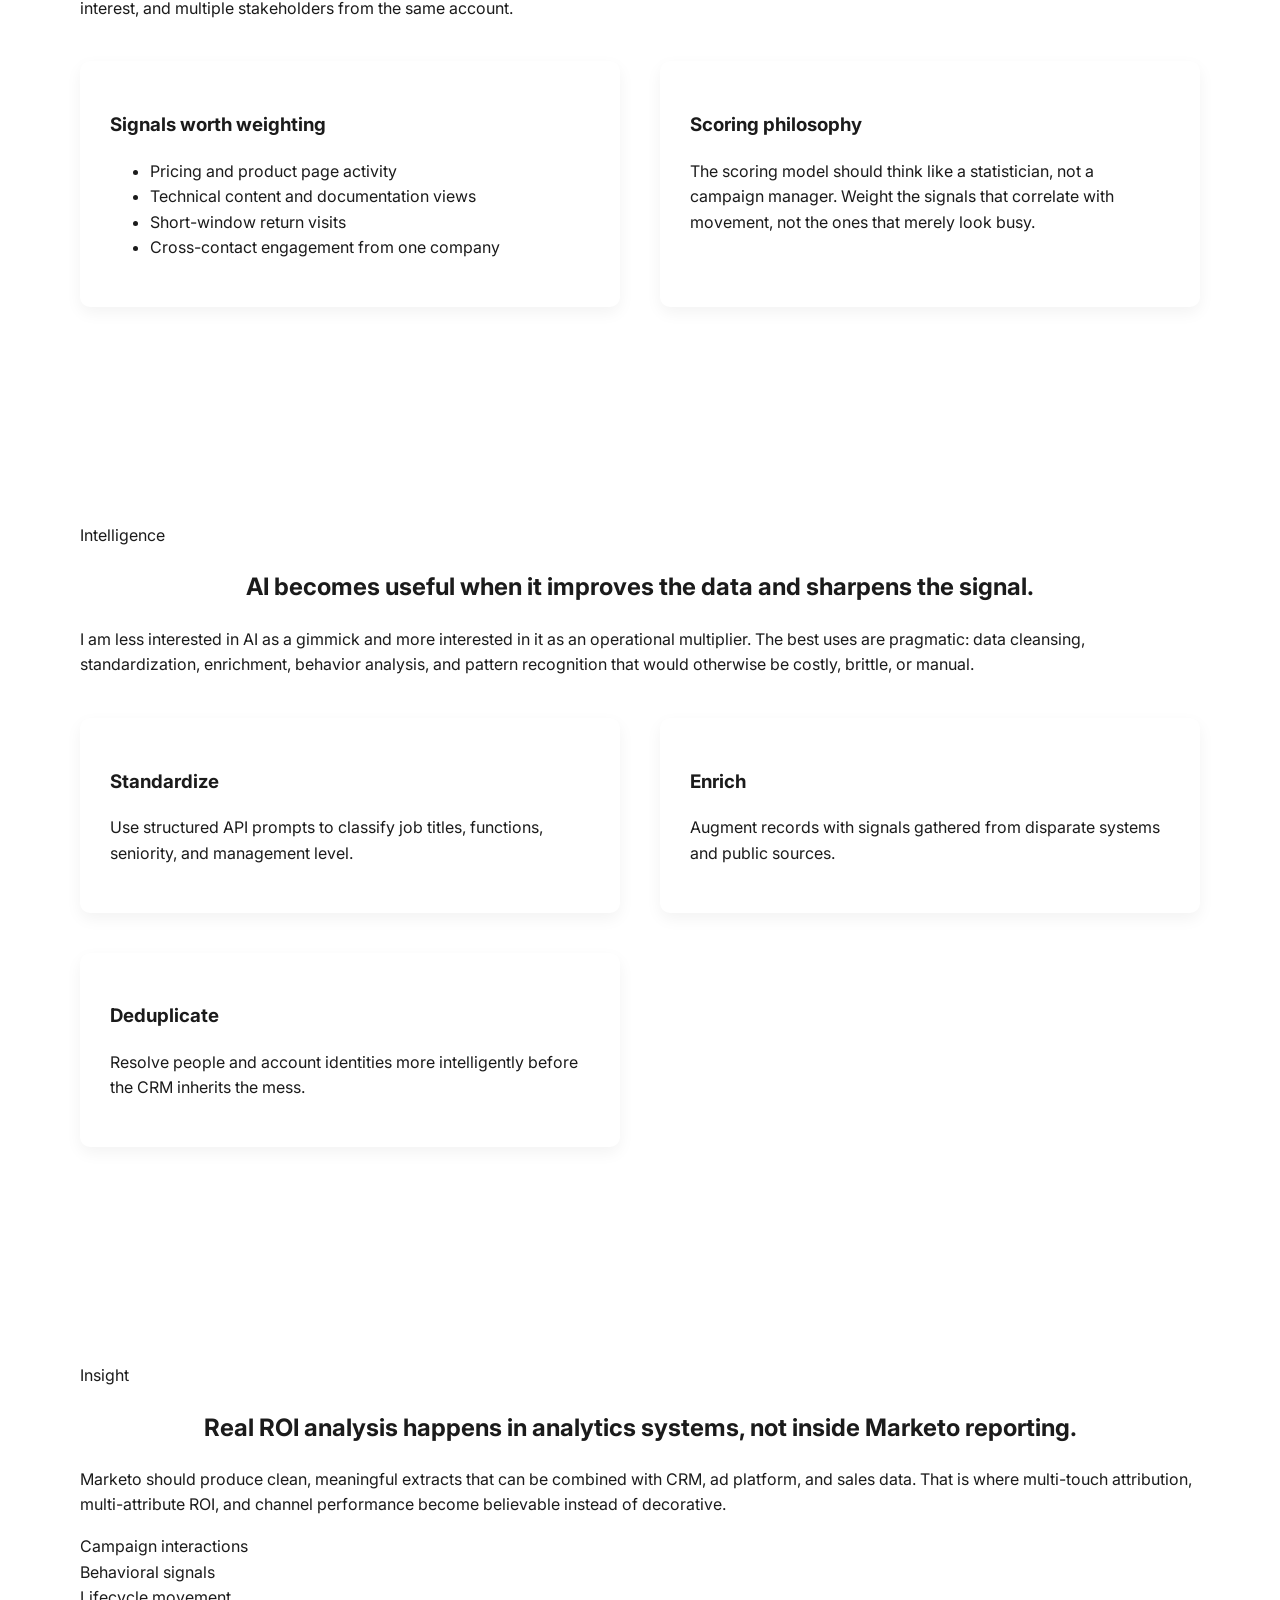
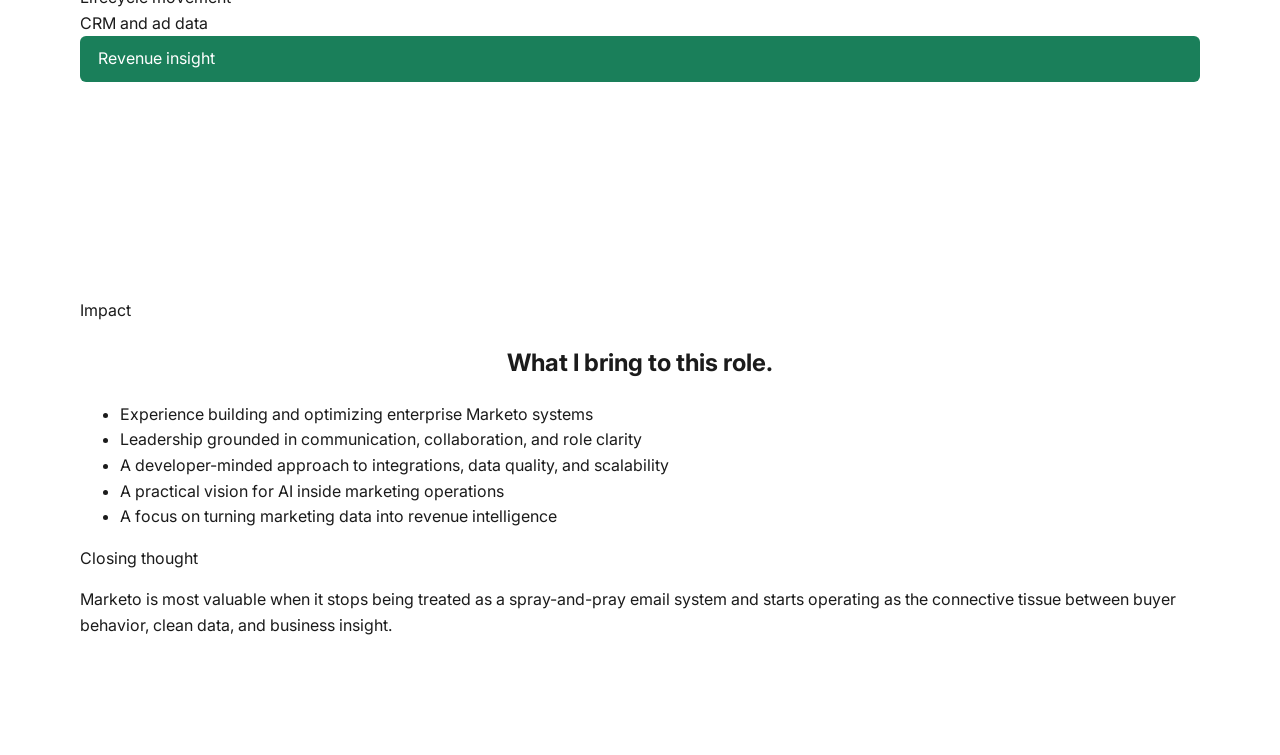
<file: lumen_interview_v2.html>
<!DOCTYPE html>
<html lang="en">
<head>
  <meta charset="UTF-8" />
  <meta name="viewport" content="width=device-width, initial-scale=1.0" />
  <title>Robb Barrett | Lumen Interview Page</title>
  <link rel="preconnect" href="https://fonts.googleapis.com">
  <link rel="preconnect" href="https://fonts.gstatic.com" crossorigin>
  <link href="https://fonts.googleapis.com/css2?family=Inter:wght@400;500;600;700;800&display=swap" rel="stylesheet">
  <link rel="stylesheet" href="lumen_interview_v2.css" />
</head>
<body>
  <header class="site-header">
    <div class="wrap header-inner">
      <div class="brand-lockup">
        <div class="brand-wordmark">Robb Barrett</div>
        <div class="brand-subtitle">Marketing Intelligence Infrastructure</div>
      </div>
      <nav class="top-nav" aria-label="Presentation sections">
        <a href="#experience">Experience</a>
        <a href="#leadership">Leadership</a>
        <a href="#automation">Automation</a>
        <a href="#architecture">Architecture</a>
        <a href="#foundation">Foundation</a>
        <a href="#intent">Intent</a>
        <a href="#intelligence">Intelligence</a>
        <a href="#insight">Insight</a>
        <a href="#impact">Impact</a>
      </nav>
    </div>
  </header>

  <main>
    <section class="hero section">
      <div class="wrap hero-grid">
        <div>
          <p class="eyebrow">Senior Manager - Marketo Interview</p>
          <h1>Building marketing systems that turn activity into intelligence.</h1>
          <p class="hero-copy">
            My approach to Marketo is not campaign-first. It is architecture-first. Build the data foundation,
            standardize the signals, connect the ecosystem, and let marketing become a source of revenue insight.
          </p>
          <div class="hero-actions">
            <a class="button button-primary" href="#experience">Start with experience</a>
            <a class="button button-secondary" href="#architecture">See my system view</a>
          </div>
        </div>
        <aside class="hero-panel">
          <div class="stat-card">
            <div class="stat-value">15+</div>
            <div class="stat-label">Years in marketing operations</div>
          </div>
          <div class="stat-card">
            <div class="stat-value">80M</div>
            <div class="stat-label">Records optimized at AWS scale</div>
          </div>
          <div class="stat-card">
            <div class="stat-value">100+</div>
            <div class="stat-label">Professionals trained on Marketo</div>
          </div>
        </aside>
      </div>
    </section>

    <section id="experience" class="section anchor-section">
      <div class="wrap">
        <div class="section-heading">
          <p class="eyebrow">Experience</p>
          <h2>Enterprise Marketo architecture across complex environments.</h2>
          <p>
            I have built, migrated, optimized, and extended Marketo across large organizations, regulated environments,
            and global programs. That includes new instance creation, large-scale optimization, ABM foundations,
            attribution setups, and consent-aware lead management.
          </p>
        </div>
        <div class="grid two-col cards-grid">
          <article class="card">
            <h3>Selected platform work</h3>
            <ul class="clean-list">
              <li><strong>LastPass</strong> - new Marketo instance for business separation</li>
              <li><strong>Rocket Software</strong> - migration to a new instance</li>
              <li><strong>Walmart Business</strong> - enterprise optimization and scaling</li>
              <li><strong>Amazon Flex</strong> - lifecycle and campaign infrastructure</li>
              <li><strong>AWS</strong> - optimization in an environment with 80M+ records</li>
            </ul>
          </article>
          <article class="card">
            <h3>Additional depth</h3>
            <ul class="clean-list">
              <li>ABM implementations across multiple clients</li>
              <li>Bizible attribution setups including Blackhawk Networks</li>
              <li>Marketo-trained methodology from my time as a Senior Consultant</li>
              <li>Global lead management, privacy, consent, and governance experience</li>
              <li>Testing frameworks for systems, templates, and campaigns</li>
            </ul>
          </article>
        </div>
      </div>
    </section>

    <section id="leadership" class="section anchor-section section-alt">
      <div class="wrap">
        <div class="section-heading narrow">
          <p class="eyebrow">Leadership</p>
          <h2>Small teams work best when expectations are explicit.</h2>
          <p>
            My management philosophy centers on three things: communication, collaboration, and clarity of role.
            That is especially important in lean technical teams where ambiguity turns into delays, duplicated work,
            or broken trust with stakeholders.
          </p>
        </div>
        <div class="grid three-col cards-grid">
          <article class="card mini-card">
            <h3>Communication</h3>
            <p>Clear priorities, visible timelines, direct feedback, and no mystery about what matters most.</p>
          </article>
          <article class="card mini-card">
            <h3>Collaboration</h3>
            <p>Strong alignment with marketing, sales, operations, analytics, and development partners.</p>
          </article>
          <article class="card mini-card">
            <h3>Clarity of Role</h3>
            <p>Defined ownership so each team member can execute confidently and grow deliberately.</p>
          </article>
        </div>
        <div class="quote-block">
          <p>
            I have trained more than 100 people on Marketo, and I have hired and developed people with no prior platform
            experience who went on to build thriving careers in the field.
          </p>
        </div>
      </div>
    </section>

    <section id="automation" class="section anchor-section">
      <div class="wrap">
        <div class="section-heading">
          <p class="eyebrow">Automation</p>
          <h2>Most organizations use Marketo as a campaign engine. That is only part of its value.</h2>
        </div>
        <div class="grid split-feature">
          <div class="feature-box muted-box">
            <h3>Typical view</h3>
            <ul class="clean-list">
              <li>Email nurtures</li>
              <li>Forms and landing pages</li>
              <li>Batch sends and engagement programs</li>
              <li>Surface-level reporting</li>
            </ul>
          </div>
          <div class="feature-box accent-box">
            <h3>My view</h3>
            <ul class="clean-list">
              <li>Behavioral data collection</li>
              <li>Lead and account standardization</li>
              <li>Lifecycle orchestration</li>
              <li>Cross-platform signal integration</li>
              <li>Structured output for analytics and attribution</li>
            </ul>
          </div>
        </div>
      </div>
    </section>

    <section id="architecture" class="section anchor-section section-alt">
      <div class="wrap">
        <div class="section-heading">
          <p class="eyebrow">Architecture</p>
          <h2>Marketo should sit at the center of the martech stack as a behavioral data engine.</h2>
          <p>
            The UI is only part of the platform. The real leverage comes from how Marketo captures behavior,
            enriches and standardizes records, and connects with CRM, ad platforms, and analytics systems through
            native and custom integrations.
          </p>
        </div>
        <div class="stack-diagram">
          <div class="stack-row stack-top">
            <span>Website</span>
            <span>Forms</span>
            <span>Google Ads</span>
            <span>LinkedIn</span>
            <span>Events</span>
            <span>Paid Media</span>
          </div>
          <div class="stack-core">Marketo - behavioral data engine</div>
          <div class="stack-row stack-bottom">
            <span>CRM</span>
            <span>Sales Routing</span>
            <span>BI / Analytics</span>
            <span>Attribution</span>
            <span>Data Warehouse</span>
          </div>
        </div>
      </div>
    </section>

    <section id="foundation" class="section anchor-section">
      <div class="wrap">
        <div class="section-heading">
          <p class="eyebrow">Foundation</p>
          <h2>New instances succeed or fail on architecture decisions made at the start.</h2>
          <p>
            A clean instance build is an opportunity to define the rules, structure, and templates that keep the system scalable.
            Most long-term Marketo problems are simply architecture debt wearing a fake mustache.
          </p>
        </div>
        <div class="grid five-col pillars-grid">
          <article class="pillar"><h3>Lifecycle</h3><p>Shared stage definitions and operational movement rules.</p></article>
          <article class="pillar"><h3>Data Quality</h3><p>Normalization, enrichment, deduplication, and consent.</p></article>
          <article class="pillar"><h3>Scoring</h3><p>Intent-based models tied to meaningful behaviors.</p></article>
          <article class="pillar"><h3>Templates</h3><p>Brand-aligned web and email systems with governance.</p></article>
          <article class="pillar"><h3>Analytics</h3><p>Extracts and structures that feed reporting outside Marketo.</p></article>
        </div>
      </div>
    </section>

    <section id="intent" class="section anchor-section section-alt">
      <div class="wrap">
        <div class="section-heading">
          <p class="eyebrow">Intent</p>
          <h2>Behavior says more than a form field ever will.</h2>
          <p>
            Munchkin data captures the digital trail buyers leave behind: repeat visits, recency, depth, content patterns,
            pricing engagement, documentation interest, and multiple stakeholders from the same account.
          </p>
        </div>
        <div class="grid two-col cards-grid">
          <article class="card">
            <h3>Signals worth weighting</h3>
            <ul class="clean-list">
              <li>Pricing and product page activity</li>
              <li>Technical content and documentation views</li>
              <li>Short-window return visits</li>
              <li>Cross-contact engagement from one company</li>
            </ul>
          </article>
          <article class="card emphasis-card">
            <h3>Scoring philosophy</h3>
            <p>
              The scoring model should think like a statistician, not a campaign manager. Weight the signals that correlate
              with movement, not the ones that merely look busy.
            </p>
          </article>
        </div>
      </div>
    </section>

    <section id="intelligence" class="section anchor-section">
      <div class="wrap">
        <div class="section-heading">
          <p class="eyebrow">Intelligence</p>
          <h2>AI becomes useful when it improves the data and sharpens the signal.</h2>
          <p>
            I am less interested in AI as a gimmick and more interested in it as an operational multiplier.
            The best uses are pragmatic: data cleansing, standardization, enrichment, behavior analysis,
            and pattern recognition that would otherwise be costly, brittle, or manual.
          </p>
        </div>
        <div class="grid three-col cards-grid">
          <article class="card mini-card">
            <h3>Standardize</h3>
            <p>Use structured API prompts to classify job titles, functions, seniority, and management level.</p>
          </article>
          <article class="card mini-card">
            <h3>Enrich</h3>
            <p>Augment records with signals gathered from disparate systems and public sources.</p>
          </article>
          <article class="card mini-card">
            <h3>Deduplicate</h3>
            <p>Resolve people and account identities more intelligently before the CRM inherits the mess.</p>
          </article>
        </div>
      </div>
    </section>

    <section id="insight" class="section anchor-section section-alt">
      <div class="wrap">
        <div class="section-heading">
          <p class="eyebrow">Insight</p>
          <h2>Real ROI analysis happens in analytics systems, not inside Marketo reporting.</h2>
          <p>
            Marketo should produce clean, meaningful extracts that can be combined with CRM, ad platform,
            and sales data. That is where multi-touch attribution, multi-attribute ROI, and channel performance
            become believable instead of decorative.
          </p>
        </div>
        <div class="insight-flow">
          <div class="flow-step">Campaign interactions</div>
          <div class="flow-step">Behavioral signals</div>
          <div class="flow-step">Lifecycle movement</div>
          <div class="flow-step">CRM and ad data</div>
          <div class="flow-step highlight">Revenue insight</div>
        </div>
      </div>
    </section>

    <section id="impact" class="section anchor-section impact-section">
      <div class="wrap impact-grid">
        <div>
          <p class="eyebrow">Impact</p>
          <h2>What I bring to this role.</h2>
          <ul class="clean-list impact-list">
            <li>Experience building and optimizing enterprise Marketo systems</li>
            <li>Leadership grounded in communication, collaboration, and role clarity</li>
            <li>A developer-minded approach to integrations, data quality, and scalability</li>
            <li>A practical vision for AI inside marketing operations</li>
            <li>A focus on turning marketing data into revenue intelligence</li>
          </ul>
        </div>
        <aside class="impact-panel">
          <p class="panel-label">Closing thought</p>
          <p class="panel-copy">
            Marketo is most valuable when it stops being treated as a spray-and-pray email system and starts operating
            as the connective tissue between buyer behavior, clean data, and business insight.
          </p>
        </aside>
      </div>
    </section>
  </main>

  <script>
    const links = document.querySelectorAll('.top-nav a');
    const sections = [...document.querySelectorAll('.anchor-section')];

    const activateLink = () => {
      let current = sections[0].id;
      const offset = window.scrollY + 140;
      sections.forEach(section => {
        if (offset >= section.offsetTop) current = section.id;
      });
      links.forEach(link => {
        link.classList.toggle('active', link.getAttribute('href') === `#${current}`);
      });
    };

    activateLink();
    window.addEventListener('scroll', activateLink);
  </script>
</body>
</html>
</file>
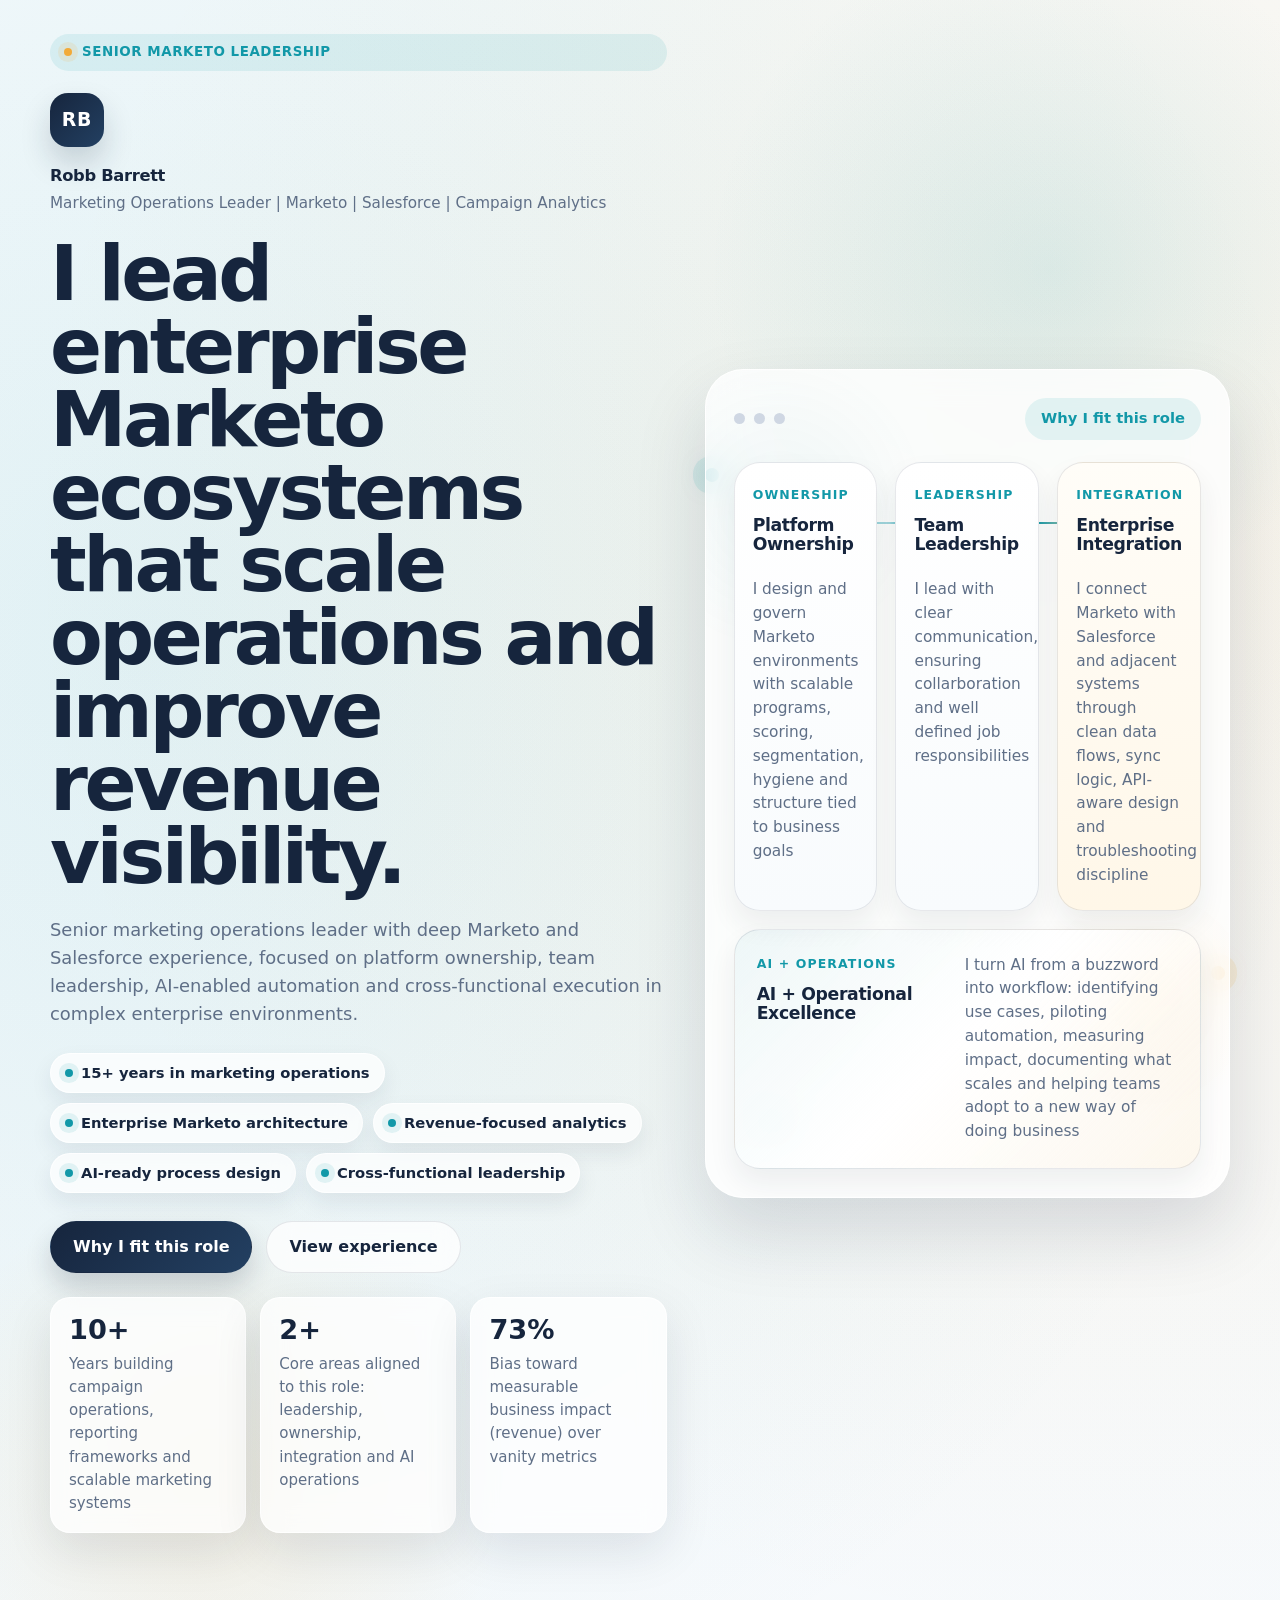
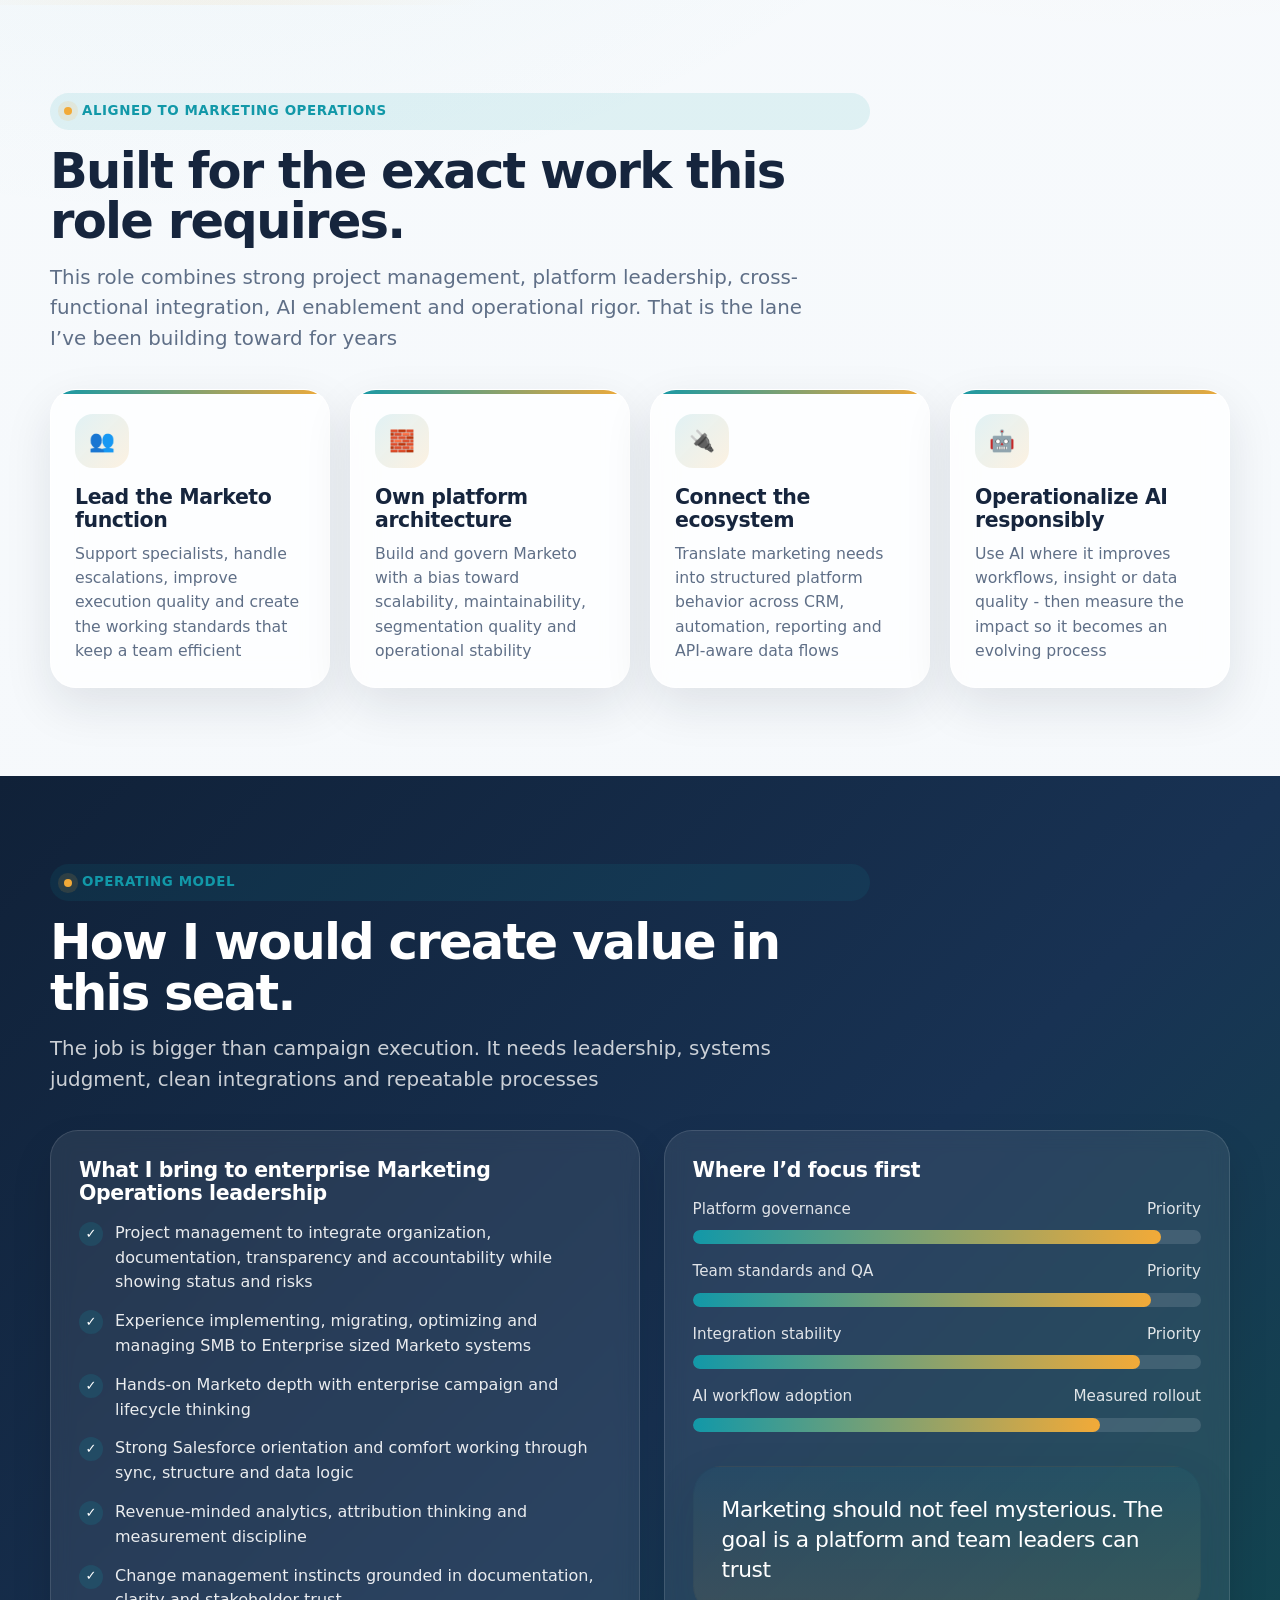
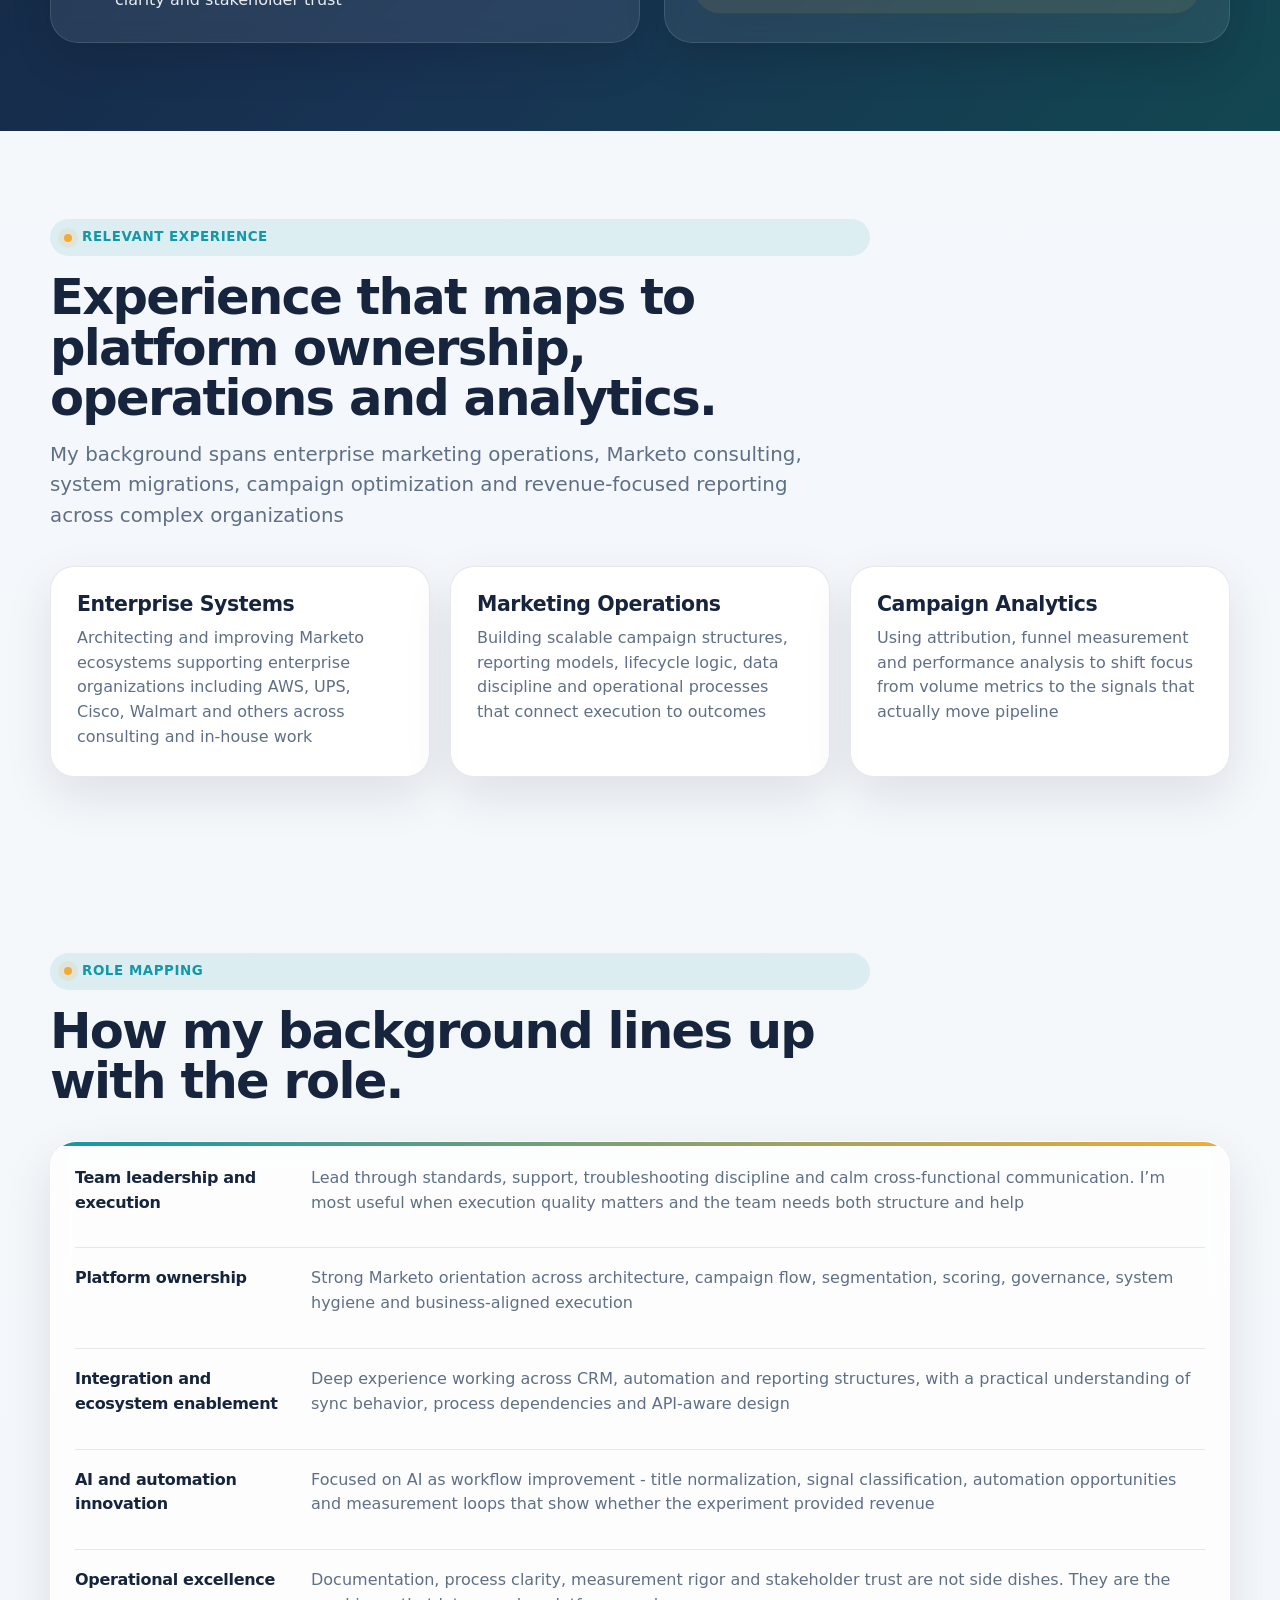
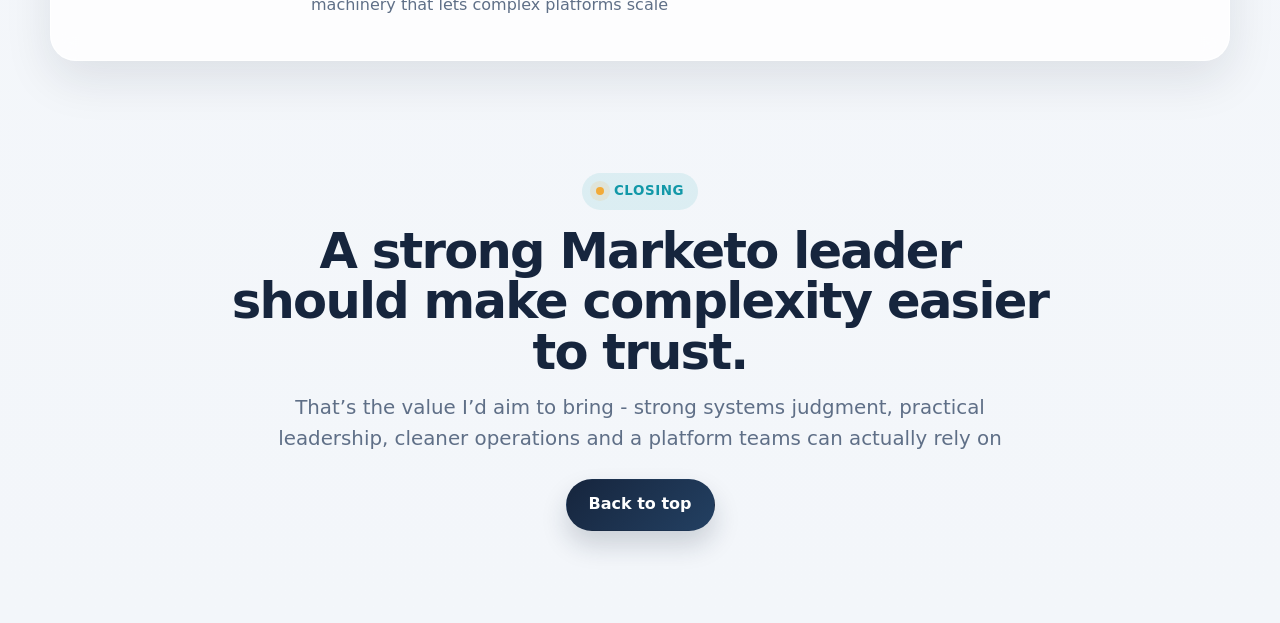
<file: martech.html>
<!DOCTYPE html>
<html lang="en">
<head>
  <meta charset="UTF-8" />
  <meta name="viewport" content="width=device-width, initial-scale=1.0" />
  <title>Robb Barrett | Senior Marketo Leadership</title>
  <meta
    name="description"
    content="Robb Barrett - enterprise Marketo leader focused on platform ownership, Salesforce integration, AI-enabled automation and revenue-focused marketing operations."
  />
  <link rel="icon" type="image/png" sizes="32x32" href="favicon.png">
  <style>
    :root{
      --bg:#f4f7fb;
      --bg-2:#eef4f8;
      --surface:#ffffff;
      --surface-soft:rgba(255,255,255,.74);
      --primary:#16253d;
      --secondary:#1298a8;
      --tertiary:#f2aa38;
      --ink:#16253d;
      --muted:#5f6f87;
      --line:rgba(22,37,61,.10);
      --line-strong:rgba(22,37,61,.16);
      --shadow:0 18px 48px rgba(17, 31, 51, .10);
      --shadow-lg:0 30px 70px rgba(17, 31, 51, .16);
      --radius:28px;
      --radius-sm:20px;
      --max:1180px;
      --hero-pad:88px;
    }

    *{box-sizing:border-box}
    html{scroll-behavior:smooth}
    body{
      margin:0;
      font-family: Inter, ui-sans-serif, system-ui, -apple-system, Segoe UI, Roboto, Helvetica, Arial, sans-serif;
      color:var(--ink);
      line-height:1.55;
      background:
        radial-gradient(circle at 12% 12%, rgba(18,152,168,.10), transparent 24%),
        radial-gradient(circle at 88% 10%, rgba(242,170,56,.10), transparent 22%),
        linear-gradient(180deg, #f8fbfd 0%, #f3f6fa 100%);
      overflow-x:hidden;
    }

    a{color:inherit;text-decoration:none}
    img{max-width:100%;display:block}

    .container{
      width:min(var(--max), calc(100% - 40px));
      margin:0 auto;
    }

    .section{
      padding:88px 0;
      position:relative;
    }

    .eyebrow{
      display:inline-flex;
      align-items:center;
      gap:10px;
      padding:8px 14px;
      border-radius:999px;
      background:rgba(18,152,168,.10);
      color:var(--secondary);
      font-weight:800;
      font-size:.84rem;
      letter-spacing:.04em;
      text-transform:uppercase;
    }

    .eyebrow::before{
      content:"";
      width:8px;
      height:8px;
      border-radius:50%;
      background:var(--tertiary);
      box-shadow:0 0 0 6px rgba(242,170,56,.13);
    }

    h1,h2,h3,h4,p{margin:0}
    h1{
      font-size:clamp(2.8rem, 6vw, 5.2rem);
      line-height:.95;
      letter-spacing:-.045em;
    }
    h2{
      font-size:clamp(2rem, 4vw, 3.1rem);
      line-height:1.02;
      letter-spacing:-.035em;
    }
    h3{
      font-size:1.28rem;
      line-height:1.12;
      letter-spacing:-.02em;
    }

    .lede{
      font-size:clamp(1.06rem, 1.8vw, 1.24rem);
      color:var(--muted);
      max-width:760px;
    }

    .muted{color:var(--muted)}

    .hero{
      min-height:100vh;
      display:flex;
      align-items:center;
      padding:34px 0 72px;
      position:relative;
      overflow:hidden;
    }

    .hero::before{
      content:"";
      position:absolute;
      width:780px;
      height:780px;
      right:-160px;
      top:-120px;
      background:radial-gradient(circle, rgba(18,152,168,.11) 0%, rgba(18,152,168,0) 62%);
      animation:driftA 12s ease-in-out infinite alternate;
      pointer-events:none;
    }

    .hero::after{
      content:"";
      position:absolute;
      width:660px;
      height:660px;
      left:-120px;
      bottom:-200px;
      background:radial-gradient(circle, rgba(242,170,56,.12) 0%, rgba(242,170,56,0) 64%);
      animation:driftB 14s ease-in-out infinite alternate;
      pointer-events:none;
    }

    @keyframes driftA{
      from{transform:translate3d(0,0,0) scale(1)}
      to{transform:translate3d(-24px,18px,0) scale(1.06)}
    }
    @keyframes driftB{
      from{transform:translate3d(0,0,0) scale(1)}
      to{transform:translate3d(30px,-20px,0) scale(1.08)}
    }

    .hero-grid{
      display:grid;
      grid-template-columns:1.08fr .92fr;
      gap:38px;
      align-items:center;
      position:relative;
      z-index:1;
    }

    .hero-copy{
      display:flex;
      flex-direction:column;
      gap:22px;
    }

    .nameplate{
      display:flex;
      align-items:center;
      gap:16px;
      flex-wrap:wrap;
    }

    .monogram{
      width:54px;
      height:54px;
      border-radius:18px;
      display:grid;
      place-items:center;
      background:linear-gradient(135deg, var(--primary), #234062);
      color:#fff;
      box-shadow:0 16px 30px rgba(22,37,61,.18);
      font-size:1.18rem;
      font-weight:900;
      letter-spacing:.04em;
    }

    .identity{
      display:flex;
      flex-direction:column;
      gap:4px;
    }

    .identity strong{
      font-size:1.02rem;
      letter-spacing:-.02em;
    }

    .identity span{
      color:var(--muted);
      font-size:.95rem;
    }

    .hero-copy .sub{
      font-size:1.12rem;
      color:var(--muted);
      max-width:720px;
    }

    .cta-row{
      display:flex;
      flex-wrap:wrap;
      gap:14px;
      margin-top:6px;
    }

    .btn{
      min-height:52px;
      display:inline-flex;
      align-items:center;
      justify-content:center;
      padding:0 22px;
      border-radius:999px;
      font-weight:800;
      transition:.28s ease;
      border:1px solid transparent;
    }

    .btn-primary{
      background:linear-gradient(135deg, var(--primary), #234062);
      color:#fff;
      box-shadow:0 14px 26px rgba(22,37,61,.18);
    }
    .btn-primary:hover{
      transform:translateY(-2px);
      box-shadow:0 20px 34px rgba(22,37,61,.22);
    }

    .btn-secondary{
      background:rgba(255,255,255,.74);
      border-color:var(--line);
      backdrop-filter:blur(12px);
    }
    .btn-secondary:hover{
      transform:translateY(-2px);
      box-shadow:var(--shadow);
    }

    .proof-chips{
      display:flex;
      flex-wrap:wrap;
      gap:10px;
      margin-top:4px;
    }

    .chip{
      display:inline-flex;
      align-items:center;
      gap:8px;
      min-height:40px;
      padding:0 14px;
      border-radius:999px;
      background:rgba(255,255,255,.72);
      border:1px solid rgba(255,255,255,.78);
      backdrop-filter:blur(12px);
      box-shadow:0 10px 22px rgba(22,37,61,.08);
      font-weight:700;
      color:var(--primary);
      font-size:.92rem;
    }

    .chip::before{
      content:"";
      width:8px;
      height:8px;
      border-radius:50%;
      background:var(--secondary);
      box-shadow:0 0 0 6px rgba(18,152,168,.10);
      flex:none;
    }

    .hero-stats{
      display:grid;
      grid-template-columns:repeat(3,1fr);
      gap:14px;
      margin-top:2px;
      max-width:760px;
    }

    .stat{
      background:var(--surface-soft);
      border:1px solid rgba(255,255,255,.82);
      backdrop-filter:blur(12px);
      border-radius:20px;
      box-shadow:var(--shadow);
      padding:18px 18px 16px;
      min-height:106px;
    }

    .stat .num{
      font-size:1.7rem;
      line-height:1;
      font-weight:900;
      margin-bottom:9px;
      color:var(--primary);
    }

    .stat p{
      font-size:.94rem;
      color:var(--muted);
    }

    .framework-wrap{
      position:relative;
      min-height:640px;
    }

    .pulse-dot{
      position:absolute;
      width:14px;
      height:14px;
      border-radius:50%;
      background:var(--secondary);
      box-shadow:0 0 0 12px rgba(18,152,168,.10), 0 0 26px rgba(18,152,168,.34);
      animation:pulse 2.6s ease-in-out infinite;
      z-index:0;
    }

    .pulse-dot.orange{
      background:var(--tertiary);
      box-shadow:0 0 0 12px rgba(242,170,56,.12), 0 0 26px rgba(242,170,56,.28);
    }

    @keyframes pulse{
      0%,100%{transform:scale(1); opacity:.9}
      50%{transform:scale(1.28); opacity:1}
    }

    .framework{
      position:relative;
      z-index:1;
      width:min(100%, 560px);
      margin:0 auto;
      background:rgba(255,255,255,.80);
      backdrop-filter:blur(16px);
      border:1px solid rgba(255,255,255,.86);
      border-radius:38px;
      box-shadow:0 34px 72px rgba(22,37,61,.14);
      padding:28px;
      overflow:hidden;
    }

    .framework::before{
      content:"";
      position:absolute;
      inset:0;
      background:
        radial-gradient(circle at 14% 16%, rgba(18,152,168,.05), transparent 18%),
        radial-gradient(circle at 84% 76%, rgba(242,170,56,.07), transparent 16%);
      pointer-events:none;
    }

    .framework-top{
      display:flex;
      justify-content:space-between;
      align-items:center;
      gap:16px;
      margin-bottom:22px;
      position:relative;
      z-index:1;
    }

    .window-dots{
      display:flex;
      gap:9px;
    }

    .window-dots span{
      width:11px;
      height:11px;
      border-radius:50%;
      background:#cfd7e3;
    }

    .framework-badge{
      display:inline-flex;
      align-items:center;
      justify-content:center;
      min-height:42px;
      padding:0 16px;
      border-radius:999px;
      background:rgba(18,152,168,.10);
      color:var(--secondary);
      font-weight:800;
      font-size:.92rem;
      white-space:nowrap;
    }

    .framework-grid{
      display:grid;
      grid-template-columns:repeat(3, minmax(0, 1fr));
      gap:18px;
      position:relative;
      z-index:1;
    }

    .value-card{
      background:linear-gradient(180deg, #ffffff 0%, #f8fbfd 100%);
      border:1px solid var(--line);
      border-radius:26px;
      padding:22px 18px;
      min-height:248px;
      box-shadow:0 14px 28px rgba(22,37,61,.07);
      position:relative;
      transition:.28s ease;
    }

    .value-card:hover{
      transform:translateY(-4px);
      box-shadow:0 20px 36px rgba(22,37,61,.12);
    }

    .value-card.alt{
      background:linear-gradient(180deg, #fffdf8 0%, #fff7e8 100%);
    }

    .value-card .kicker{
      display:block;
      font-size:.78rem;
      font-weight:900;
      letter-spacing:.09em;
      text-transform:uppercase;
      color:var(--secondary);
      margin-bottom:12px;
    }

    .value-card h3{
      font-size:1.08rem;
      line-height:1.08;
      margin-bottom:10px;
      min-height:52px;
    }

    .value-card p{
      color:var(--muted);
      font-size:.96rem;
      line-height:1.55;
    }

    .revenue-card{
      grid-column:1 / -1;
      min-height:auto;
      padding:24px 22px;
      display:grid;
      grid-template-columns:190px 1fr;
      gap:18px;
      align-items:start;
      background:linear-gradient(135deg, rgba(18,152,168,.06), rgba(255,255,255,.96) 48%, rgba(242,170,56,.08));
    }

    .connector-line{
      position:absolute;
      top:152px;
      left:0;
      right:0;
      height:2px;
      pointer-events:none;
      z-index:0;
    }

    .connector-line::before,
    .connector-line::after{
      content:"";
      position:absolute;
      width:22%;
      height:100%;
      background:linear-gradient(90deg, rgba(18,152,168,.12), var(--secondary), rgba(242,170,56,.42));
      border-radius:999px;
      overflow:hidden;
    }

    .connector-line::before{left:26%}
    .connector-line::after{right:26%}

    .connector-line span{
      position:absolute;
      top:0;
      width:72px;
      height:100%;
      background:linear-gradient(90deg, transparent, rgba(255,255,255,.92), transparent);
      filter:blur(1px);
      animation:flow 2.8s linear infinite;
    }

    .connector-line .c1{left:28%}
    .connector-line .c2{right:28%; animation-delay:1.2s}

    @keyframes flow{
      from{transform:translateX(-70px)}
      to{transform:translateX(180px)}
    }

    .section-head{
      display:flex;
      flex-direction:column;
      gap:16px;
      max-width:820px;
      margin-bottom:34px;
    }

    .section-subgrid{
      display:grid;
      grid-template-columns:1.15fr .85fr;
      gap:24px;
      align-items:start;
    }

    .grid-4{
      display:grid;
      grid-template-columns:repeat(4, 1fr);
      gap:20px;
    }

    .card{
      background:rgba(255,255,255,.78);
      border:1px solid rgba(255,255,255,.82);
      backdrop-filter:blur(12px);
      border-radius:26px;
      box-shadow:var(--shadow);
      padding:24px;
      position:relative;
      transition:.28s ease;
      overflow:hidden;
    }

    .card::before{
      content:"";
      position:absolute;
      inset:0 0 auto 0;
      height:4px;
      background:linear-gradient(90deg, var(--secondary), var(--tertiary));
    }

    .card:hover{
      transform:translateY(-5px);
      box-shadow:var(--shadow-lg);
    }

    .icon{
      width:54px;
      height:54px;
      border-radius:18px;
      display:grid;
      place-items:center;
      font-size:1.3rem;
      margin-bottom:18px;
      color:var(--primary);
      background:linear-gradient(135deg, rgba(18,152,168,.12), rgba(242,170,56,.15));
    }

    .card p{
      color:var(--muted);
      margin-top:10px;
      font-size:.98rem;
    }

    .band{
      background:linear-gradient(135deg, #102138 0%, #183253 58%, #124750 100%);
      color:#fff;
      overflow:hidden;
    }

    .band .lede,
    .band .muted{
      color:rgba(255,255,255,.78);
    }

    .impact-grid{
      display:grid;
      grid-template-columns:1.02fr .98fr;
      gap:24px;
      margin-top:34px;
    }

    .panel{
      border-radius:28px;
      padding:28px;
      background:rgba(255,255,255,.08);
      border:1px solid rgba(255,255,255,.12);
      backdrop-filter:blur(10px);
      box-shadow:0 20px 40px rgba(0,0,0,.12);
    }

    .list{
      display:grid;
      gap:14px;
      margin-top:16px;
    }

    .list-item{
      display:grid;
      grid-template-columns:24px 1fr;
      gap:12px;
      align-items:start;
      color:rgba(255,255,255,.9);
    }

    .tick{
      width:24px;
      height:24px;
      border-radius:50%;
      display:grid;
      place-items:center;
      background:rgba(18,152,168,.18);
      color:#fff;
      font-size:.82rem;
      font-weight:900;
      margin-top:1px;
    }

    .bar-wrap{
      display:grid;
      gap:9px;
      margin-top:16px;
    }

    .bar-label{
      display:flex;
      justify-content:space-between;
      gap:14px;
      font-size:.95rem;
      color:rgba(255,255,255,.86);
    }

    .bar{
      height:14px;
      border-radius:999px;
      background:rgba(255,255,255,.12);
      overflow:hidden;
    }

    .bar > span{
      display:block;
      height:100%;
      border-radius:inherit;
      background:linear-gradient(90deg, var(--secondary), var(--tertiary));
      transform-origin:left center;
      animation:grow 1.3s ease both;
    }

    @keyframes grow{
      from{transform:scaleX(.08); opacity:.4}
      to{transform:scaleX(1); opacity:1}
    }

    .proof-grid{
      display:grid;
      grid-template-columns:repeat(3,1fr);
      gap:20px;
    }

    .proof-card{
      background:#fff;
      border:1px solid var(--line);
      border-radius:24px;
      box-shadow:var(--shadow);
      padding:26px;
      transition:.28s ease;
    }

    .proof-card:hover{
      transform:translateY(-4px);
      box-shadow:var(--shadow-lg);
    }

    .proof-card h3{
      margin-bottom:10px;
    }

    .proof-card p{
      color:var(--muted);
    }

    .role-map{
      display:grid;
      gap:14px;
    }

    .role-row{
      display:grid;
      grid-template-columns:220px 1fr;
      gap:16px;
      align-items:start;
      padding:18px 0;
      border-top:1px solid var(--line);
    }

    .role-row:first-child{border-top:none; padding-top:0}

    .role-row strong{
      font-size:1rem;
      letter-spacing:-.02em;
    }

    .quote{
      margin-top:34px;
      background:linear-gradient(180deg, rgba(18,152,168,.07), rgba(242,170,56,.09));
      border:1px solid rgba(22,37,61,.08);
      border-radius:28px;
      padding:28px;
      box-shadow:var(--shadow);
      font-size:clamp(1.12rem, 2vw, 1.36rem);
      line-height:1.38;
      letter-spacing:-.02em;
    }

    .footer-cta{
      text-align:center;
      padding:24px 0 92px;
    }

    .reveal{
      opacity:0;
      transform:translateY(24px);
      transition:opacity .72s ease, transform .72s ease;
    }

    .reveal.is-visible{
      opacity:1;
      transform:none;
    }

    @media (max-width: 1080px){
      .hero{
        min-height:auto;
        padding-top:28px;
      }
      .hero-grid,
      .section-subgrid,
      .impact-grid{
        grid-template-columns:1fr;
      }
      .grid-4{
        grid-template-columns:repeat(2,1fr);
      }
      .proof-grid{
        grid-template-columns:1fr;
      }
    }

    @media (max-width: 760px){
      .container{
        width:min(var(--max), calc(100% - 24px));
      }
      .hero-stats{
        grid-template-columns:1fr;
      }
      .grid-4{
        grid-template-columns:1fr;
      }
      .framework{
        padding:22px;
        border-radius:28px;
      }
      .framework-grid{
        grid-template-columns:1fr;
      }
      .value-card{
        min-height:auto;
      }
      .revenue-card{
        grid-template-columns:1fr;
      }
      .connector-line{
        display:none;
      }
      .proof-chips{
        gap:8px;
      }
      .role-row{
        grid-template-columns:1fr;
        gap:8px;
      }
    }
  </style>
</head>
<body>

  <section class="hero" id="top">
    <div class="container hero-grid">
      <div class="hero-copy reveal">
        <div class="eyebrow">Senior Marketo Leadership</div>

        <div class="nameplate">
          <div class="monogram">RB</div>
          <div class="identity">
            <strong>Robb Barrett</strong>
            <span>Marketing Operations Leader | Marketo | Salesforce | Campaign Analytics</span>
          </div>
        </div>

        <h1>I lead enterprise Marketo ecosystems that scale operations and improve revenue visibility.</h1>

        <p class="sub">
          Senior marketing operations leader with deep Marketo and Salesforce experience, focused on platform ownership, team leadership, AI-enabled automation and cross-functional execution in complex enterprise environments.
        </p>

        <div class="proof-chips">
          <div class="chip">15+ years in marketing operations</div>
          <div class="chip">Enterprise Marketo architecture</div>
          <div class="chip">Revenue-focused analytics</div>
          <div class="chip">AI-ready process design</div>
          <div class="chip">Cross-functional leadership</div>
        </div>

        <div class="cta-row">
          <a href="#fit" class="btn btn-primary">Why I fit this role</a>
          <a href="#experience" class="btn btn-secondary">View experience</a>
        </div>

        <div class="hero-stats">
          <div class="stat">
            <div class="num" data-count="15">0</div>
            <p>Years building campaign operations, reporting frameworks and scalable marketing systems</p>
          </div>
          <div class="stat">
            <div class="num" data-count="4">0</div>
            <p>Core areas aligned to this role: <bold>leadership</bold>, <bold>ownership</bold>, <bold>integration</bold> and <bold>AI operations</bold></p>
          </div>
          <div class="stat">
            <div class="num" data-count="100">0</div>
            <p>Bias toward measurable business impact (revenue) over vanity metrics</p>
          </div>
        </div>
      </div>

      <div class="framework-wrap reveal">
        <span class="pulse-dot" style="top:12%; left:0%"></span>
        <span class="pulse-dot orange" style="top:72%; right:1%"></span>
        <span class="pulse-dot" style="bottom:8%; left:12%"></span>

        <div class="framework">
          <div class="framework-top">
            <div class="window-dots"><span></span><span></span><span></span></div>
            <div class="framework-badge">Why I fit this role</div>
          </div>

          <div class="connector-line">
            <span class="c1"></span>
            <span class="c2"></span>
          </div>

          <div class="framework-grid">

            <div class="value-card">
              <span class="kicker">Ownership</span>
              <h3>Platform Ownership</h3>
              <p>I design and govern Marketo environments with scalable programs, scoring, segmentation, hygiene and structure tied to business goals</p>
            
            </div><div class="value-card">
              <span class="kicker">Leadership</span>
              <h3>Team Leadership</h3>
              <p>I lead with clear communication, ensuring collarboration and well defined job responsibilities</p>
            </div>

            <div class="value-card alt">
              <span class="kicker">Integration</span>
              <h3>Enterprise Integration</h3>
              <p>I connect Marketo with Salesforce and adjacent systems through clean data flows, sync logic, API-aware design and troubleshooting discipline</p>
            </div>

            <div class="value-card revenue-card">
              <div>
                <span class="kicker">AI + Operations</span>
                <h3>AI + Operational Excellence</h3>
              </div>
              <p>I turn AI from a buzzword into workflow: identifying use cases, piloting automation, measuring impact, documenting what scales and helping teams adopt to a new way of doing business</p>
            </div>
          </div>
        </div>
      </div>
    </div>
  </section>

  <section class="section reveal" id="fit">
    <div class="container">
      <div class="section-head">
        <div class="eyebrow">Aligned to Marketing Operations</div>
        <h2>Built for the exact work this role requires.</h2>
        <p class="lede">
          This role combines strong project management, platform leadership, cross-functional integration, AI enablement and operational rigor. That is the lane I’ve been building toward for years
        </p>
      </div>

      <div class="grid-4">
        <div class="card">
          <div class="icon">👥</div>
          <h3>Lead the Marketo function</h3>
          <p>Support specialists, handle escalations, improve execution quality and create the working standards that keep a team efficient</p>
        </div>

        <div class="card">
          <div class="icon">🧱</div>
          <h3>Own platform architecture</h3>
          <p>Build and govern Marketo with a bias toward scalability, maintainability, segmentation quality and operational stability</p>
        </div>

        <div class="card">
          <div class="icon">🔌</div>
          <h3>Connect the ecosystem</h3>
          <p>Translate marketing needs into structured platform behavior across CRM, automation, reporting and API-aware data flows</p>
        </div>

        <div class="card">
          <div class="icon">🤖</div>
          <h3>Operationalize AI responsibly</h3>
          <p>Use AI where it improves workflows, insight or data quality - then measure the impact so it becomes an evolving process</p>
        </div>
      </div>
    </div>
  </section>

  <section class="section band reveal">
    <div class="container">
      <div class="section-head">
        <div class="eyebrow">Operating Model</div>
        <h2>How I would create value in this seat.</h2>
        <p class="lede">
          The job is bigger than campaign execution. It needs leadership, systems judgment, clean integrations and repeatable processes
        </p>
      </div>

      <div class="impact-grid">
        <div class="panel">
          <h3>What I bring to enterprise Marketing Operations leadership</h3>
          <div class="list">
           <div class="list-item">
              <div class="tick">✓</div>
              <div>Project management to integrate organization, documentation, transparency and accountability while showing status and risks</div>
            </div>
           <div class="list-item">
              <div class="tick">✓</div>
              <div>Experience implementing, migrating, optimizing and managing SMB to Enterprise sized Marketo systems </div>
            </div>
            <div class="list-item">
              <div class="tick">✓</div>
              <div>Hands-on Marketo depth with enterprise campaign and lifecycle thinking</div>
            </div>
            <div class="list-item">
              <div class="tick">✓</div>
              <div>Strong Salesforce orientation and comfort working through sync, structure and data logic</div>
            </div>
            <div class="list-item">
              <div class="tick">✓</div>
              <div>Revenue-minded analytics, attribution thinking and measurement discipline</div>
            </div>
            <div class="list-item">
              <div class="tick">✓</div>
              <div>Change management instincts grounded in documentation, clarity and stakeholder trust</div>
            </div>
          </div>
        </div>

        <div class="panel">
          <h3>Where I’d focus first</h3>

          <div class="bar-wrap">
            <div class="bar-label"><span>Platform governance</span><span>Priority</span></div>
            <div class="bar"><span style="width:92%"></span></div>
          </div>

          <div class="bar-wrap">
            <div class="bar-label"><span>Team standards and QA</span><span>Priority</span></div>
            <div class="bar"><span style="width:90%"></span></div>
          </div>

          <div class="bar-wrap">
            <div class="bar-label"><span>Integration stability</span><span>Priority</span></div>
            <div class="bar"><span style="width:88%"></span></div>
          </div>

          <div class="bar-wrap">
            <div class="bar-label"><span>AI workflow adoption</span><span>Measured rollout</span></div>
            <div class="bar"><span style="width:80%"></span></div>
          </div>

          <div class="quote">
            Marketing should not feel mysterious. The goal is a platform and team leaders can trust
          </div>
        </div>
      </div>
    </div>
  </section>

  <section class="section reveal" id="experience">
    <div class="container">
      <div class="section-head">
        <div class="eyebrow">Relevant Experience</div>
        <h2>Experience that maps to platform ownership, operations and analytics.</h2>
        <p class="lede">
          My background spans enterprise marketing operations, Marketo consulting, system migrations, campaign optimization and revenue-focused reporting across complex organizations
        </p>
      </div>

      <div class="proof-grid">
        <div class="proof-card">
          <h3>Enterprise Systems</h3>
          <p>Architecting and improving Marketo ecosystems supporting enterprise organizations including AWS, UPS, Cisco, Walmart and others across consulting and in-house work</p>
        </div>

        <div class="proof-card">
          <h3>Marketing Operations</h3>
          <p>Building scalable campaign structures, reporting models, lifecycle logic, data discipline and operational processes that connect execution to outcomes</p>
        </div>

        <div class="proof-card">
          <h3>Campaign Analytics</h3>
          <p>Using attribution, funnel measurement and performance analysis to shift focus from volume metrics to the signals that actually move pipeline</p>
        </div>
      </div>
    </div>
  </section>

  <section class="section reveal">
    <div class="container">
      <div class="section-head">
        <div class="eyebrow">Role Mapping</div>
        <h2>How my background lines up with the role.</h2>
      </div>

      <div class="card">
        <div class="role-map">
          <div class="role-row">
            <strong>Team leadership and execution</strong>
            <div class="muted">Lead through standards, support, troubleshooting discipline and calm cross-functional communication. I’m most useful when execution quality matters and the team needs both structure and help</div>
          </div>

          <div class="role-row">
            <strong>Platform ownership</strong>
            <div class="muted">Strong Marketo orientation across architecture, campaign flow, segmentation, scoring, governance, system hygiene and business-aligned execution</div>
          </div>

          <div class="role-row">
            <strong>Integration and ecosystem enablement</strong>
            <div class="muted">Deep experience working across CRM, automation and reporting structures, with a practical understanding of sync behavior, process dependencies and API-aware design</div>
          </div>

          <div class="role-row">
            <strong>AI and automation innovation</strong>
            <div class="muted">Focused on AI as workflow improvement - title normalization, signal classification, automation opportunities and measurement loops that show whether the experiment provided revenue</div>
          </div>

          <div class="role-row">
            <strong>Operational excellence</strong>
            <div class="muted">Documentation, process clarity, measurement rigor and stakeholder trust are not side dishes. They are the machinery that lets complex platforms scale</div>
          </div>
        </div>
      </div>
    </div>
  </section>

  <div class="container footer-cta reveal">
    <div class="section-head" style="margin:0 auto 24px; text-align:center; align-items:center;">
      <div class="eyebrow">Closing</div>
      <h2>A strong Marketo leader should make complexity easier to trust.</h2>
      <p class="lede" style="text-align:center;">
        That’s the value I’d aim to bring - strong systems judgment, practical leadership, cleaner operations and a platform teams can actually rely on
      </p>
    </div>

    <a href="#top" class="btn btn-primary">Back to top</a>
  </div>

  <script>
    const revealEls = document.querySelectorAll('.reveal');
    const revealObserver = new IntersectionObserver((entries) => {
      entries.forEach(entry => {
        if (entry.isIntersecting) {
          entry.target.classList.add('is-visible');
        }
      });
    }, { threshold: 0.14 });

    revealEls.forEach(el => revealObserver.observe(el));

    const counters = document.querySelectorAll('[data-count]');
    const counterObserver = new IntersectionObserver((entries) => {
      entries.forEach(entry => {
        if (!entry.isIntersecting) return;
        const el = entry.target;
        const target = Number(el.dataset.count);
        const duration = 1400;
        const start = performance.now();

        function update(now){
          const progress = Math.min((now - start) / duration, 1);
          const value = Math.floor(progress * target);
          el.textContent = value + (target === 100 ? '%' : '+');
          if (progress < 1) requestAnimationFrame(update);
        }

        requestAnimationFrame(update);
        counterObserver.unobserve(el);
      });
    }, { threshold: 0.45 });

    counters.forEach(counter => counterObserver.observe(counter));
  </script>
</body>
</html>
</file>
<file: styles.css>
:root{
  --bg:#f7faf8;
  --white:#ffffff;
  --text:#13221b;
  --muted:#53645c;
  --line:#dbe8df;
  --line-strong:#c9ddd0;
  --green:#148a5f;
  --green-dark:#0d6f4b;
  --green-soft:#e7f4ec;
  --green-soft-2:#eff8f3;
  --hero-dark:#0c1d16;
  --shadow:0 14px 40px rgba(10,31,20,.08);
  --shadow-soft:0 8px 24px rgba(10,31,20,.06);
  --radius:24px;
  --radius-sm:18px;
}

*{
  box-sizing:border-box;
}

html{
  scroll-behavior:smooth;
}

body{
  margin:0;
  font-family:"Inter", sans-serif;
  background:var(--white);
  color:var(--text);
  line-height:1.6;
}

img{
  display:block;
  max-width:100%;
}

a{
  color:inherit;
  text-decoration:none;
}

.container{
  width:min(1180px, calc(100% - 48px));
  margin:0 auto;
}

.site-header{
  position:sticky;
  top:0;
  z-index:100;
  background:rgba(255,255,255,.9);
  backdrop-filter:blur(14px);
  border-bottom:1px solid rgba(209,226,216,.85);
}

.nav-wrap{
  display:flex;
  align-items:center;
  justify-content:space-between;
  gap:24px;
  min-height:82px;
}

.brand{
  display:flex;
  flex-direction:column;
  gap:2px;
}

.brand-name{
  font-size:18px;
  font-weight:800;
  letter-spacing:.01em;
}

.brand-sub{
  font-size:12px;
  color:var(--muted);
  font-weight:600;
  letter-spacing:.04em;
  text-transform:uppercase;
}

.top-nav{
  display:flex;
  flex-wrap:wrap;
  justify-content:flex-end;
  gap:18px;
}

.top-nav a{
  font-size:14px;
  font-weight:600;
  color:#33443c;
  padding:8px 0;
  position:relative;
}

.top-nav a:hover{
  color:var(--green-dark);
}

.top-nav a::after{
  content:"";
  position:absolute;
  left:0;
  bottom:-1px;
  width:0;
  height:2px;
  background:var(--green);
  transition:width .2s ease;
}

.top-nav a:hover::after{
  width:100%;
}

.hero{
  position:relative;
  overflow:hidden;
  background:
    radial-gradient(circle at 10% 20%, rgba(28,164,112,.12), transparent 32%),
    radial-gradient(circle at 90% 10%, rgba(19,133,93,.14), transparent 28%),
    linear-gradient(180deg, #fbfefd 0%, #f3f8f5 100%);
  padding:76px 0 72px;
}

.hero-backdrop{
  position:absolute;
  inset:0;
  background-image:
    linear-gradient(rgba(19,34,27,.02) 1px, transparent 1px),
    linear-gradient(90deg, rgba(19,34,27,.02) 1px, transparent 1px);
  background-size:36px 36px;
  mask-image:linear-gradient(180deg, rgba(0,0,0,.85), transparent 85%);
  pointer-events:none;
}

.hero-grid{
  position:relative;
  display:grid;
  grid-template-columns:1.08fr .92fr;
  gap:36px;
  align-items:center;
}

.eyebrow,
.section-label{
  display:inline-flex;
  align-items:center;
  gap:10px;
  font-size:12px;
  font-weight:800;
  text-transform:uppercase;
  letter-spacing:.12em;
  color:var(--green-dark);
}

.eyebrow::before,
.section-label::before{
  content:"";
  width:28px;
  height:2px;
  background:linear-gradient(90deg, var(--green), #8fc4a5);
  border-radius:999px;
}

.hero h1{
  margin:18px 0 16px;
  font-size:clamp(42px, 5vw, 72px);
  line-height:1.02;
  letter-spacing:-.04em;
  max-width:10ch;
}

.hero-subhead{
  margin:0;
  max-width:640px;
  font-size:20px;
  color:var(--muted);
}

.hero-actions{
  display:flex;
  flex-wrap:wrap;
  gap:14px;
  margin-top:30px;
}

.btn{
  display:inline-flex;
  align-items:center;
  justify-content:center;
  min-height:48px;
  padding:0 18px;
  border-radius:999px;
  font-weight:700;
  transition:transform .18s ease, box-shadow .18s ease, background .18s ease;
}

.btn:hover{
  transform:translateY(-1px);
}

.btn-primary{
  background:linear-gradient(135deg, var(--green) 0%, var(--green-dark) 100%);
  color:#fff;
  box-shadow:0 12px 30px rgba(20,138,95,.22);
}

.btn-secondary{
  background:#fff;
  border:1px solid var(--line-strong);
  color:var(--text);
}

.hero-proof{
  display:grid;
  grid-template-columns:repeat(3, 1fr);
  gap:14px;
  margin-top:34px;
}

.proof-card{
  background:rgba(255,255,255,.8);
  border:1px solid rgba(211,227,218,.95);
  border-radius:20px;
  padding:18px 18px 16px;
  box-shadow:var(--shadow-soft);
}

.proof-number{
  font-size:34px;
  font-weight:800;
  line-height:1;
  color:var(--green-dark);
  margin-bottom:8px;
}

.proof-label{
  font-size:14px;
  color:var(--muted);
  font-weight:600;
}

.hero-visual-card{
  background:linear-gradient(180deg, #ffffff 0%, #f3f9f5 100%);
  border:1px solid rgba(212,228,219,.95);
  border-radius:30px;
  padding:18px 18px 10px;
  box-shadow:0 24px 60px rgba(10,31,20,.09);
}

.hero-visual-top{
  font-size:13px;
  font-weight:800;
  text-transform:uppercase;
  letter-spacing:.12em;
  color:var(--green-dark);
  padding:4px 8px 10px;
}

.hero-svg{
  width:100%;
  height:auto;
}

.hero-node{
  fill:#ffffff;
  stroke:#d7e8de;
  stroke-width:2;
}

.hero-node.right{
  fill:#f8fcf9;
}

.hero-node-text{
  fill:#1f3128;
  font-size:16px;
  font-weight:700;
  dominant-baseline:middle;
}

.hero-core-title{
  fill:#ffffff;
  font-size:24px;
  font-weight:800;
}

.hero-core-sub{
  fill:rgba(255,255,255,.92);
  font-size:16px;
  font-weight:600;
}

.section{
  padding:88px 0;
}

.section-tint{
  background:linear-gradient(180deg, #f8fcf9 0%, #f1f7f3 100%);
}

.section-head{
  max-width:860px;
  margin-bottom:34px;
}

.section-head h2{
  margin:14px 0 12px;
  font-size:clamp(32px, 4vw, 52px);
  line-height:1.08;
  letter-spacing:-.035em;
}

.section-head p{
  margin:0;
  font-size:18px;
  color:var(--muted);
}

.media-grid{
  display:grid;
  grid-template-columns:1fr 1fr;
  gap:28px;
  align-items:center;
}

.content-stack{
  display:flex;
  flex-direction:column;
  gap:18px;
}

.panel,
.visual-card,
.icon-card,
.mini-panel{
  background:#fff;
  border:1px solid var(--line);
  border-radius:var(--radius);
  box-shadow:var(--shadow-soft);
}

.panel{
  padding:24px 24px 22px;
}

.panel h3,
.mini-panel h3,
.icon-card h3{
  margin:0 0 10px;
  font-size:20px;
  letter-spacing:-.02em;
}

.panel p,
.mini-panel p,
.icon-card p{
  margin:0;
  color:var(--muted);
}

.accent-panel{
  background:linear-gradient(180deg, #ffffff 0%, #eef8f2 100%);
}

.logo-ribbon{
  display:flex;
  flex-wrap:wrap;
  gap:12px;
}

.logo-ribbon span{
  display:inline-flex;
  align-items:center;
  justify-content:center;
  min-height:42px;
  padding:0 14px;
  background:#fff;
  border:1px solid var(--line);
  border-radius:999px;
  box-shadow:var(--shadow-soft);
  font-size:14px;
  font-weight:700;
  color:#294036;
}

.visual-card{
  padding:18px;
}

.visual-card-top{
  font-size:13px;
  font-weight:800;
  text-transform:uppercase;
  letter-spacing:.12em;
  color:var(--green-dark);
  padding:4px 6px 10px;
}

.dark-card{
  background:linear-gradient(180deg, #11221a 0%, #183126 100%);
  border-color:#1f3c2f;
  box-shadow:0 18px 50px rgba(8,21,15,.22);
}

.dark-card .visual-card-top{
  color:#d7f1e2;
}

.section-svg{
  width:100%;
  height:auto;
}

.exp-box{
  fill:#ffffff;
  stroke:#d7e8de;
  stroke-width:2;
}

.exp-title{
  fill:#163126;
  font-size:18px;
  font-weight:800;
  dominant-baseline:middle;
}

.exp-sub{
  fill:#587166;
  font-size:13px;
  font-weight:700;
}

.three-up{
  display:grid;
  grid-template-columns:repeat(3, 1fr);
  gap:20px;
}

.icon-card{
  padding:26px 24px 24px;
}

.icon-circle{
  width:64px;
  height:64px;
  border-radius:18px;
  display:flex;
  align-items:center;
  justify-content:center;
  background:linear-gradient(180deg, #eff8f3 0%, #e6f3eb 100%);
  color:var(--green-dark);
  margin-bottom:18px;
}

.icon-circle svg{
  width:34px;
  height:34px;
}

.auto-box{
  fill:#f8fcf9;
  stroke:#355848;
  stroke-width:1.8;
}

.auto-box.muted{
  fill:#dce9e1;
  stroke:#dce9e1;
}

.auto-text{
  fill:#f7fff9;
  font-size:15px;
  font-weight:700;
  dominant-baseline:middle;
}

.auto-text.muted{
  fill:#274538;
}

.auto-caption{
  fill:#cde8d9;
  font-size:16px;
  font-weight:700;
}

.architecture-frame{
  background:#fff;
  border:1px solid var(--line);
  border-radius:30px;
  box-shadow:var(--shadow);
  padding:18px;
}

.architecture-frame img{
  width:100%;
  height:auto;
  border-radius:18px;
}

.four-up{
  display:grid;
  grid-template-columns:repeat(4, 1fr);
  gap:18px;
}

.mini-panel{
  padding:22px 20px 20px;
}

.check-list{
  list-style:none;
  padding:0;
  margin:0;
  display:grid;
  gap:10px;
}

.check-list li{
  position:relative;
  padding-left:24px;
  color:var(--text);
}

.check-list li::before{
  content:"";
  position:absolute;
  left:0;
  top:.55em;
  width:10px;
  height:10px;
  border-radius:999px;
  background:linear-gradient(135deg, var(--green), #8fc4a5);
  box-shadow:0 0 0 4px rgba(20,138,95,.1);
}

.intent-dot{
  fill:#cfe7d9;
}

.intent-core{
  fill:var(--green);
}

.intent-line{
  stroke:#88bca0;
  stroke-width:7;
  stroke-linecap:round;
}

.intent-core-text{
  fill:#ffffff;
  font-size:16px;
  font-weight:800;
  dominant-baseline:middle;
}

.intent-caption{
  fill:#50645b;
  font-size:16px;
  font-weight:700;
}

.ai-box{
  fill:#ffffff;
  stroke:#d8e8de;
  stroke-width:2;
}

.ai-box.right{
  fill:#f8fcf9;
}

.ai-box-title{
  fill:#173027;
  font-size:18px;
  font-weight:800;
}

.ai-box-sub{
  fill:#54675f;
  font-size:14px;
  font-weight:700;
}

.ai-box-mini{
  fill:#173027;
  font-size:14px;
  font-weight:800;
  dominant-baseline:middle;
}

.ai-line{
  stroke:#90c4a5;
  stroke-width:7;
  stroke-linecap:round;
}

.ai-core-title{
  fill:#ffffff;
  font-size:22px;
  font-weight:800;
}

.ai-core-sub{
  fill:rgba(255,255,255,.92);
  font-size:14px;
  font-weight:700;
}

.ins-box{
  fill:#ffffff;
  stroke:#dbe8df;
  stroke-width:2;
}

.ins-box.right{
  fill:#f6fbf8;
}

.ins-text{
  fill:#183128;
  font-size:14px;
  font-weight:800;
  dominant-baseline:middle;
}

.ins-core{
  fill:linear-gradient(180deg, #ffffff 0%, #ffffff 100%);
  fill:#167f58;
}

.ins-core-title{
  fill:#ffffff;
  font-size:20px;
  font-weight:800;
}

.ins-core-sub{
  fill:rgba(255,255,255,.92);
  font-size:14px;
  font-weight:700;
}

.impact-section{
  background:
    radial-gradient(circle at 80% 20%, rgba(20,138,95,.08), transparent 30%),
    linear-gradient(180deg, #ffffff 0%, #f7fbf8 100%);
}

.impact-wrap{
  text-align:center;
  max-width:920px;
}

.impact-wrap h2{
  margin:14px 0 14px;
  font-size:clamp(34px, 4vw, 58px);
  line-height:1.05;
  letter-spacing:-.04em;
}

.impact-lead{
  margin:0 auto;
  max-width:760px;
  font-size:20px;
  color:var(--muted);
}

.impact-points{
  margin-top:28px;
  display:flex;
  flex-wrap:wrap;
  justify-content:center;
  gap:12px;
}

.impact-point{
  background:#fff;
  border:1px solid var(--line);
  border-radius:999px;
  padding:12px 16px;
  font-size:14px;
  font-weight:700;
  color:#294036;
  box-shadow:var(--shadow-soft);
}

.site-footer{
  background:#102219;
  color:#d7e7df;
  padding:28px 0 36px;
}

.footer-grid{
  display:flex;
  justify-content:space-between;
  align-items:flex-start;
  gap:24px;
  flex-wrap:wrap;
}

.footer-brand{
  font-size:18px;
  font-weight:800;
  color:#fff;
}

.footer-sub{
  font-size:13px;
  text-transform:uppercase;
  letter-spacing:.12em;
  color:#9fc0b0;
  margin-top:4px;
}

.footer-contact{
  display:flex;
  flex-direction:column;
  gap:8px;
}

.footer-contact a{
  color:#d7e7df;
  font-weight:600;
}

.footer-contact a:hover{
  color:#ffffff;
}

}

.flow-step.muted{
  background:rgba(224,235,229,.96);
}

.flow-icon{
  width:54px;
  height:54px;
  border-radius:16px;
  background:linear-gradient(180deg,#eff8f3 0%, #e6f2eb 100%);
  display:flex;
  align-items:center;
  justify-content:center;
  color:#116f4b;
  margin-bottom:14px;
}

.flow-step.muted .flow-icon{
  background:linear-gradient(180deg,#edf1ee 0%, #dde6e0 100%);
  color:#3b5548;
}

.flow-icon svg{
  width:28px;
  height:28px;
  stroke:currentColor;
  fill:none;
  stroke-width:2.2;
  stroke-linecap:round;
  stroke-linejoin:round;
}

.flow-step-label{
  font-size:18px;
  font-weight:800;
  color:#183128;
  line-height:1.15;
}

.flow-connector{
  flex:1 1 auto;
  min-width:28px;
  height:4px;
  border-radius:999px;
  background:linear-gradient(90deg, #6fb98c 0%, #d5f2e0 100%);
  box-shadow:0 0 0 1px rgba(255,255,255,.08);
}

.traditional-tags{
  position:relative;
  z-index:1;
  display:flex;
  flex-wrap:wrap;
  gap:10px;
}

.traditional-tags span{
  background:rgba(230,245,236,.12);
  border:1px solid rgba(178,226,196,.22);
  color:#d7f0e2;
  border-radius:999px;
  padding:9px 12px;
  font-size:14px;
  font-weight:700;
}

.automation-head{
  max-width:900px;
}

.automation-strip{
  margin-top:34px;
  display:grid;
  grid-template-columns:1fr auto 1fr auto 1fr auto 1fr auto 1fr;
  gap:14px;
  align-items:stretch;
}

.automation-step{
  background:linear-gradient(180deg, #ffffff 0%, #f7fbf8 100%);
  border:1px solid #d7e8de;
  border-radius:28px;
  padding:22px 18px 20px;
  box-shadow:0 14px 32px rgba(10,31,20,.06);
  display:flex;
  flex-direction:column;
  align-items:flex-start;
  justify-content:flex-start;
  min-height:260px;
}

.automation-step-muted{
  background:linear-gradient(180deg, #f4f6f4 0%, #ebefec 100%);
  border-color:#dde4df;
}

.automation-icon{
  width:64px;
  height:64px;
  border-radius:18px;
  display:flex;
  align-items:center;
  justify-content:center;
  background:linear-gradient(180deg, #ecf8f1 0%, #e2f0e8 100%);
  color:#12734d;
  margin-bottom:18px;
  flex:0 0 auto;
}

.automation-step-muted .automation-icon{
  background:linear-gradient(180deg, #edf1ee 0%, #dfe7e1 100%);
  color:#41594d;
}

.automation-icon svg{
  width:30px;
  height:30px;
  stroke:currentColor;
  fill:none;
  stroke-width:2.2;
  stroke-linecap:round;
  stroke-linejoin:round;
}

.automation-step-title{
  font-size:24px;
  line-height:1.05;
  letter-spacing:-.03em;
  font-weight:800;
  color:#12261d;
  margin-bottom:10px;
}

.automation-step-text{
  font-size:16px;
  line-height:1.55;
  color:#5a6b63;
}

.automation-arrow{
  display:flex;
  align-items:center;
  justify-content:center;
  font-size:34px;
  font-weight:700;
  color:#7eaa92;
  padding:0 2px;
}

.automation-summary{
  margin-top:24px;
  display:flex;
  flex-wrap:wrap;
  gap:10px;
}

.automation-summary span{
  display:inline-flex;
  align-items:center;
  justify-content:center;
  min-height:40px;
  padding:0 14px;
  border-radius:999px;
  background:#ffffff;
  border:1px solid #d8e6dd;
  color:#2f4a3d;
  font-size:14px;
  font-weight:700;
  box-shadow:0 8px 18px rgba(10,31,20,.04);
}

.automation-bottom-note{
  margin-top:22px;
  font-size:24px;
  line-height:1.35;
  letter-spacing:-.03em;
  font-weight:700;
  color:#163127;
  max-width:760px;
}
.automation-image{
  margin:40px auto 30px;
  max-width:1100px;
}

.automation-image img{
  width:100%;
  height:auto;
  border-radius:22px;
  box-shadow:0 18px 40px rgba(0,0,0,0.08);
}

.automation-takeaway{
  text-align:center;
  font-size:22px;
  font-weight:700;
  color:#173127;
  max-width:700px;
  margin:0 auto;
}

@media (max-width: 1080px){
  .hero-grid,
  .media-grid,
  .four-up,
  .three-up{
    grid-template-columns:1fr;
  }

  .hero-proof{
    grid-template-columns:1fr;
  }

  .top-nav{
    display:none;
  }

  .reverse-mobile > :first-child{
    order:2;
  }

  .reverse-mobile > :last-child{
    order:1;
  }
}

@media (max-width: 720px){
  .container{
    width:min(100% - 28px, 1180px);
  }

  .hero{
    padding:56px 0 52px;
  }

  .section{
    padding:68px 0;
  }

  .nav-wrap{
    min-height:72px;
  }

  .hero-subhead,
  .section-head p,
  .impact-lead{
    font-size:17px;
  }

  .hero-visual-card,
  .panel,
  .icon-card,
  .mini-panel,
  .visual-card,
  .architecture-frame{
    border-radius:20px;
  }

  .btn{
    width:100%;
  }
}
.ins-box{
  fill:#ffffff;
  stroke:#dbe8df;
  stroke-width:2;
}

.ins-box.right{
  fill:#f7fbf8;
}

.ins-text{
  fill:#183128;
  font-size:14px;
  font-weight:800;
  dominant-baseline:middle;
}

.ins-core{
  fill:#17865c;
}

.ins-core-title{
  fill:#ffffff;
  font-size:20px;
  font-weight:800;
}

.ins-core-sub{
  fill:rgba(255,255,255,.92);
  font-size:14px;
  font-weight:700;
}

.ins-connector{
  stroke:#8bbca0;
  stroke-width:4;
  stroke-linecap:round;
}

.ins-node{
  fill:#17865c;
}

.insight-layout{
  display:grid;
  grid-template-columns:.9fr 1.1fr;
  gap:28px;
  align-items:center;
}

.insight-image{
  background:#ffffff;
  border:1px solid var(--line);
  border-radius:28px;
  box-shadow:var(--shadow-soft);
  padding:18px;
}

.insight-image img{
  width:100%;
  height:auto;
  display:block;
  border-radius:18px;
}

@media (max-width: 1080px){
  .insight-layout{
    grid-template-columns:1fr;
  }
}
</file>
<file: lumen_interview_v2.css>
body{
font-family:Inter, sans-serif;
margin:0;
background:#ffffff;
color:#1b1b1b;
line-height:1.6;
}

h2 { 
  text-align: center;
}
.nav{
display:flex;
justify-content:space-between;
align-items:center;
padding:18px 60px;
border-bottom:1px solid #eee;
background:white;
position:sticky;
top:0;
}

.nav a{
margin-left:20px;
text-decoration:none;
color:#444;
font-weight:500;
}

.logo{
font-weight:700;
font-size:18px;
}

.hero{
padding:120px 60px;
background:linear-gradient(180deg,#ffffff,#f3f7f4);
text-align:center;
}

.hero h1{
font-size:48px;
margin-bottom:20px;
}

.subhead{
font-size:20px;
max-width:700px;
margin:auto;
color:#555;
}

.cta{
margin-top:40px;
}

.btn{
padding:12px 20px;
border-radius:6px;
text-decoration:none;
margin:10px;
display:inline-block;
}

.primary{
background:#1a7f5a;
color:white;
}

.secondary{
border:1px solid #1a7f5a;
color:#1a7f5a;
}

.stats{
display:flex;
justify-content:center;
gap:40px;
padding:60px;
background:#f9faf9;
}

.stat-card{
background:white;
padding:30px;
border-radius:10px;
box-shadow:0 6px 16px rgba(0,0,0,0.05);
text-align:center;
width:200px;
}

.section{
padding:100px 80px;
}

.section.alt{
background:#f4f7f5;
}

.grid{
display:grid;
grid-template-columns:1fr 1fr;
gap:40px;
margin-top:40px;
}

.grid.three{
grid-template-columns:1fr 1fr 1fr;
}

.card{
background:white;
padding:30px;
border-radius:10px;
box-shadow:0 6px 16px rgba(0,0,0,0.05);
}

.flow{
display:flex;
align-items:center;
justify-content:center;
gap:20px;
margin-top:40px;
flex-wrap:wrap;
}

.highlight{
background:#1a7f5a;
color:white;
padding:10px 18px;
border-radius:6px;
}

.arrow{
font-size:24px;
color:#777;
}
.architecture-graphic{
display:flex;
justify-content:center;
padding:40px 0;
}

.architecture-graphic img{
width:100%;
max-width:1000px;
height:auto;
border-radius:10px;
box-shadow:0 10px 35px rgba(0,0,0,0.08);
}
.closing{
max-width:700px;
margin:auto;
font-size:20px;
text-align:center;
}
.flow-stack{
  display:flex;
  flex-direction:column;
  gap:22px;
  margin-top:40px;
}

.basic-flow-card{
  background:#ffffff;
  border:1px solid #dfe7e2;
  border-radius:16px;
  padding:24px 28px;
  box-shadow:0 8px 24px rgba(0,0,0,0.04);
}

.flow-title{
  font-size:14px;
  font-weight:700;
  letter-spacing:.08em;
  text-transform:uppercase;
  color:#1a7f5a;
  margin-bottom:16px;
}

.basic-flow{
  display:flex;
  align-items:center;
  justify-content:center;
  gap:14px;
  flex-wrap:wrap;
}

.flow-node{
  background:linear-gradient(180deg,#ffffff 0%, #f4f8f5 100%);
  border:1px solid #d6e2db;
  border-radius:14px;
  padding:14px 18px;
  min-width:130px;
  text-align:center;
  font-weight:600;
  color:#22312a;
  box-shadow:0 4px 12px rgba(0,0,0,0.04);
}

.flow-node.muted{
  background:linear-gradient(180deg,#f6f6f6 0%, #ececec 100%);
  border:1px solid #dddddd;
  color:#666666;
}

.flow-arrow{
  font-size:28px;
  line-height:1;
  color:#7aa78f;
  font-weight:700;
}

.automation-close{
  max-width:850px;
  margin:34px auto 0;
  text-align:center;
  font-size:18px;
  color:#4d5b53;
}
.comparison-panel{
  max-width:1100px;
  margin:40px auto 0;
  background:linear-gradient(180deg,#ffffff 0%, #f6faf7 100%);
  border:1px solid #dbe7df;
  border-radius:22px;
  padding:34px 36px;
  box-shadow:0 14px 40px rgba(0,0,0,0.05);
}

.comparison-side{
  display:flex;
  flex-direction:column;
  gap:22px;
}

.comparison-kicker{
  font-size:14px;
  font-weight:800;
  letter-spacing:.08em;
  text-transform:uppercase;
  color:#1a7f5a;
}

.traditional-flow{
  display:flex;
  align-items:center;
  justify-content:center;
  gap:0;
  flex-wrap:nowrap;
  overflow-x:auto;
  padding-bottom:6px;
}

.flow-pill{
  background:#ffffff;
  border:1px solid #d6e2db;
  border-radius:999px;
  padding:14px 22px;
  font-weight:700;
  color:#213129;
  white-space:nowrap;
  box-shadow:0 4px 14px rgba(0,0,0,0.04);
}

.flow-line{
  width:42px;
  height:2px;
  background:linear-gradient(90deg,#9bbda8 0%, #1a7f5a 100%);
  margin:0 8px;
  flex:0 0 auto;
}

.traditional-tags{
  display:flex;
  justify-content:center;
  gap:12px;
  flex-wrap:wrap;
}

.traditional-tags span{
  background:#eaf4ee;
  color:#2e5540;
  border:1px solid #d4e5da;
  border-radius:999px;
  padding:8px 12px;
  font-size:14px;
  font-weight:600;
}

.comparison-note{
  margin-top:26px;
  text-align:center;
  font-size:22px;
  line-height:1.5;
  font-weight:600;
  color:#1f2b24;
  padding:22px 20px 4px;
}
.automation-diagram{
  max-width:1100px;
  margin:40px auto;
}

.flow-box{
  fill:#ffffff;
  stroke:#d9e5dd;
  stroke-width:2;
}

.flow-box.muted{
  fill:#f2f2f2;
  stroke:#dddddd;
}

.flow-text{
  font-size:16px;
  font-weight:600;
  fill:#1f2b24;
  dominant-baseline:middle;
}

.flow-text.muted{
  fill:#6f6f6f;
}

.flow-arrow{
  stroke:#1a7f5a;
  stroke-width:3;
  marker-end:url(#arrowhead);
}

.automation-close{
  max-width:850px;
  margin:30px auto 0;
  text-align:center;
  font-size:18px;
  color:#4d5b53;
}
</file>
